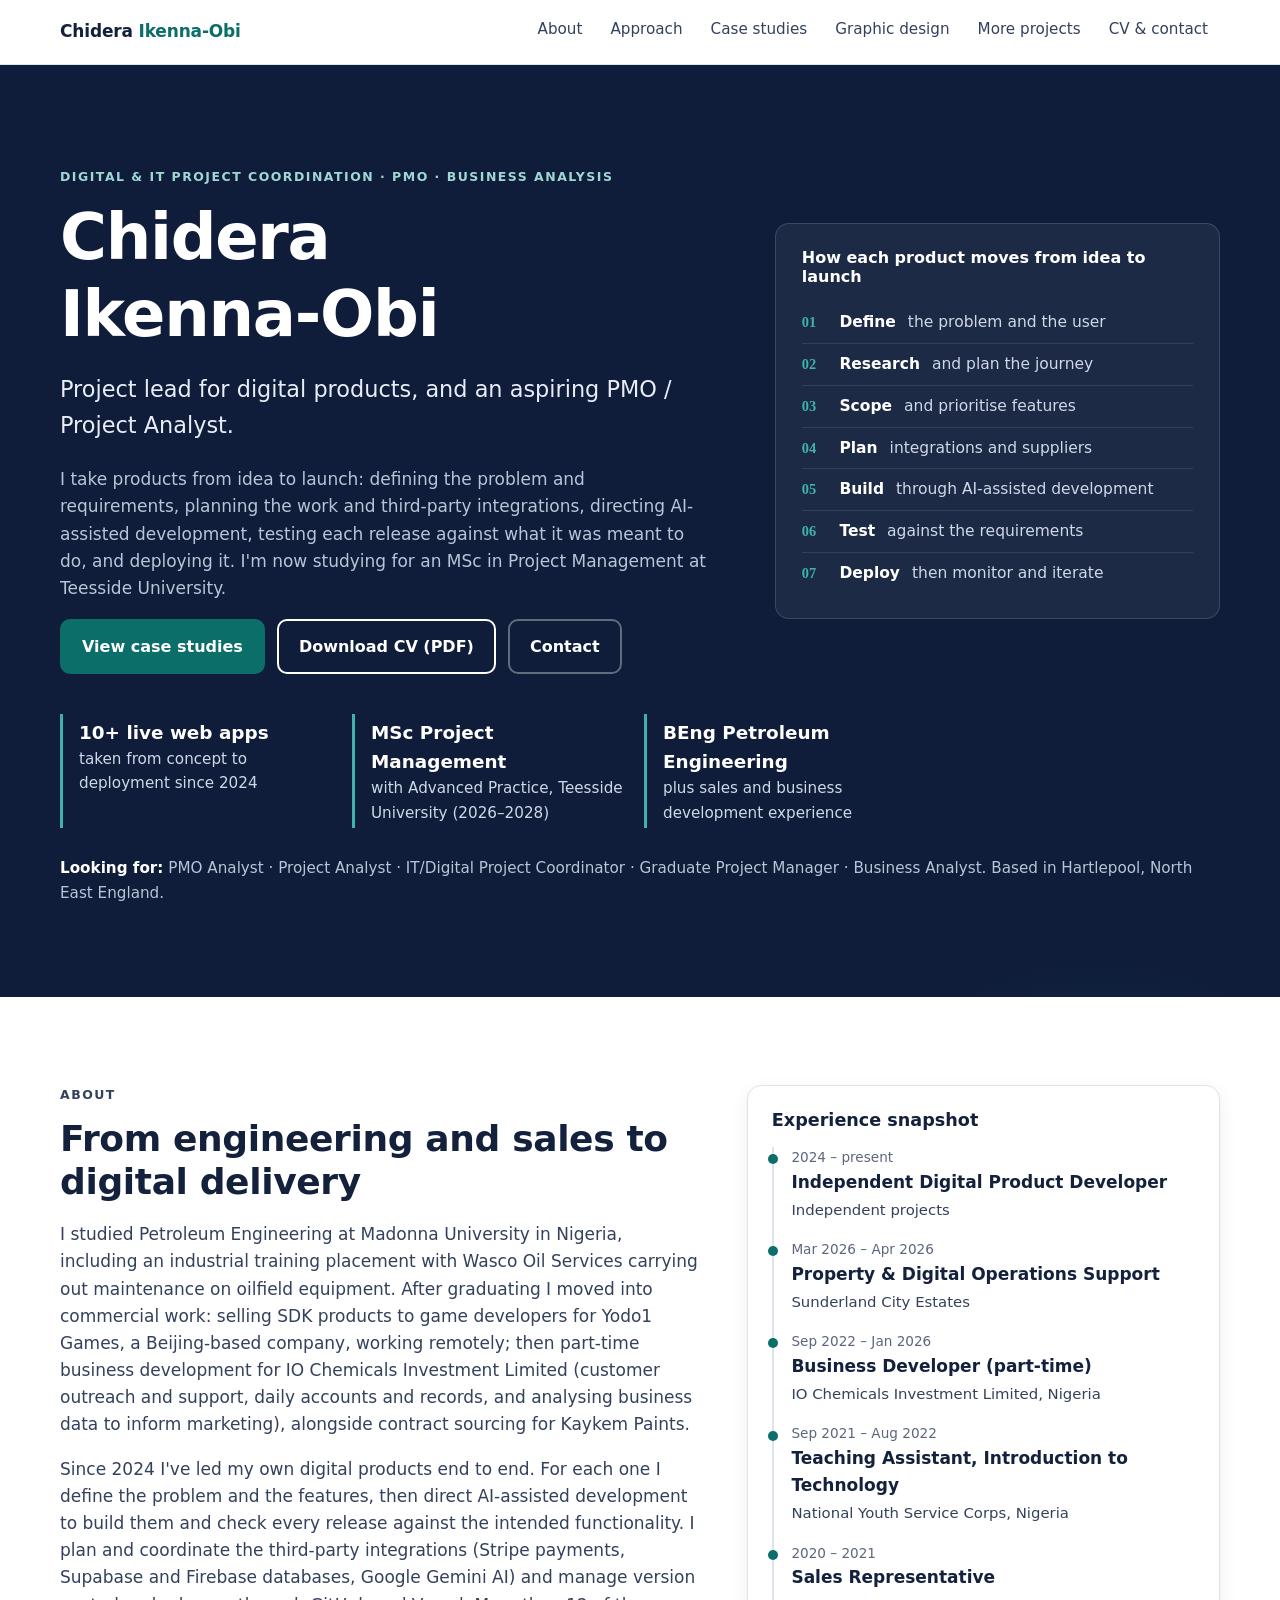
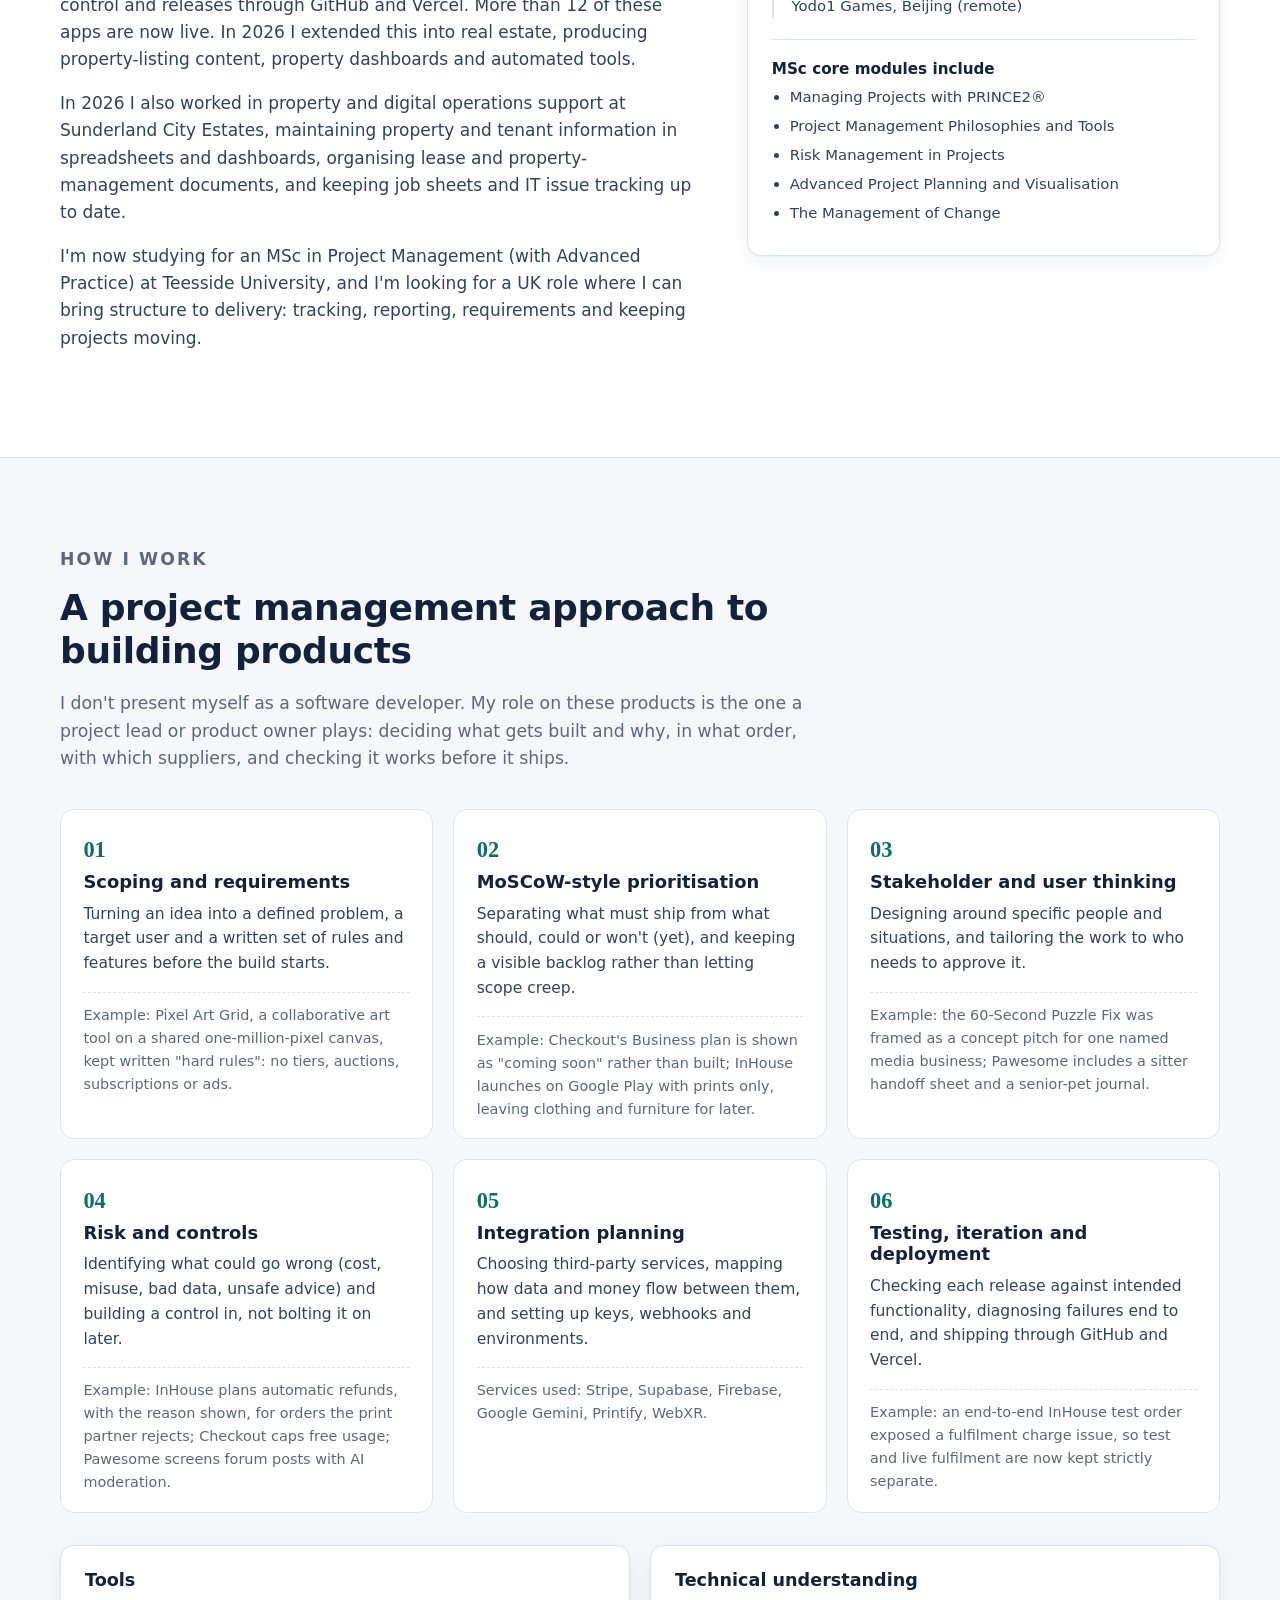
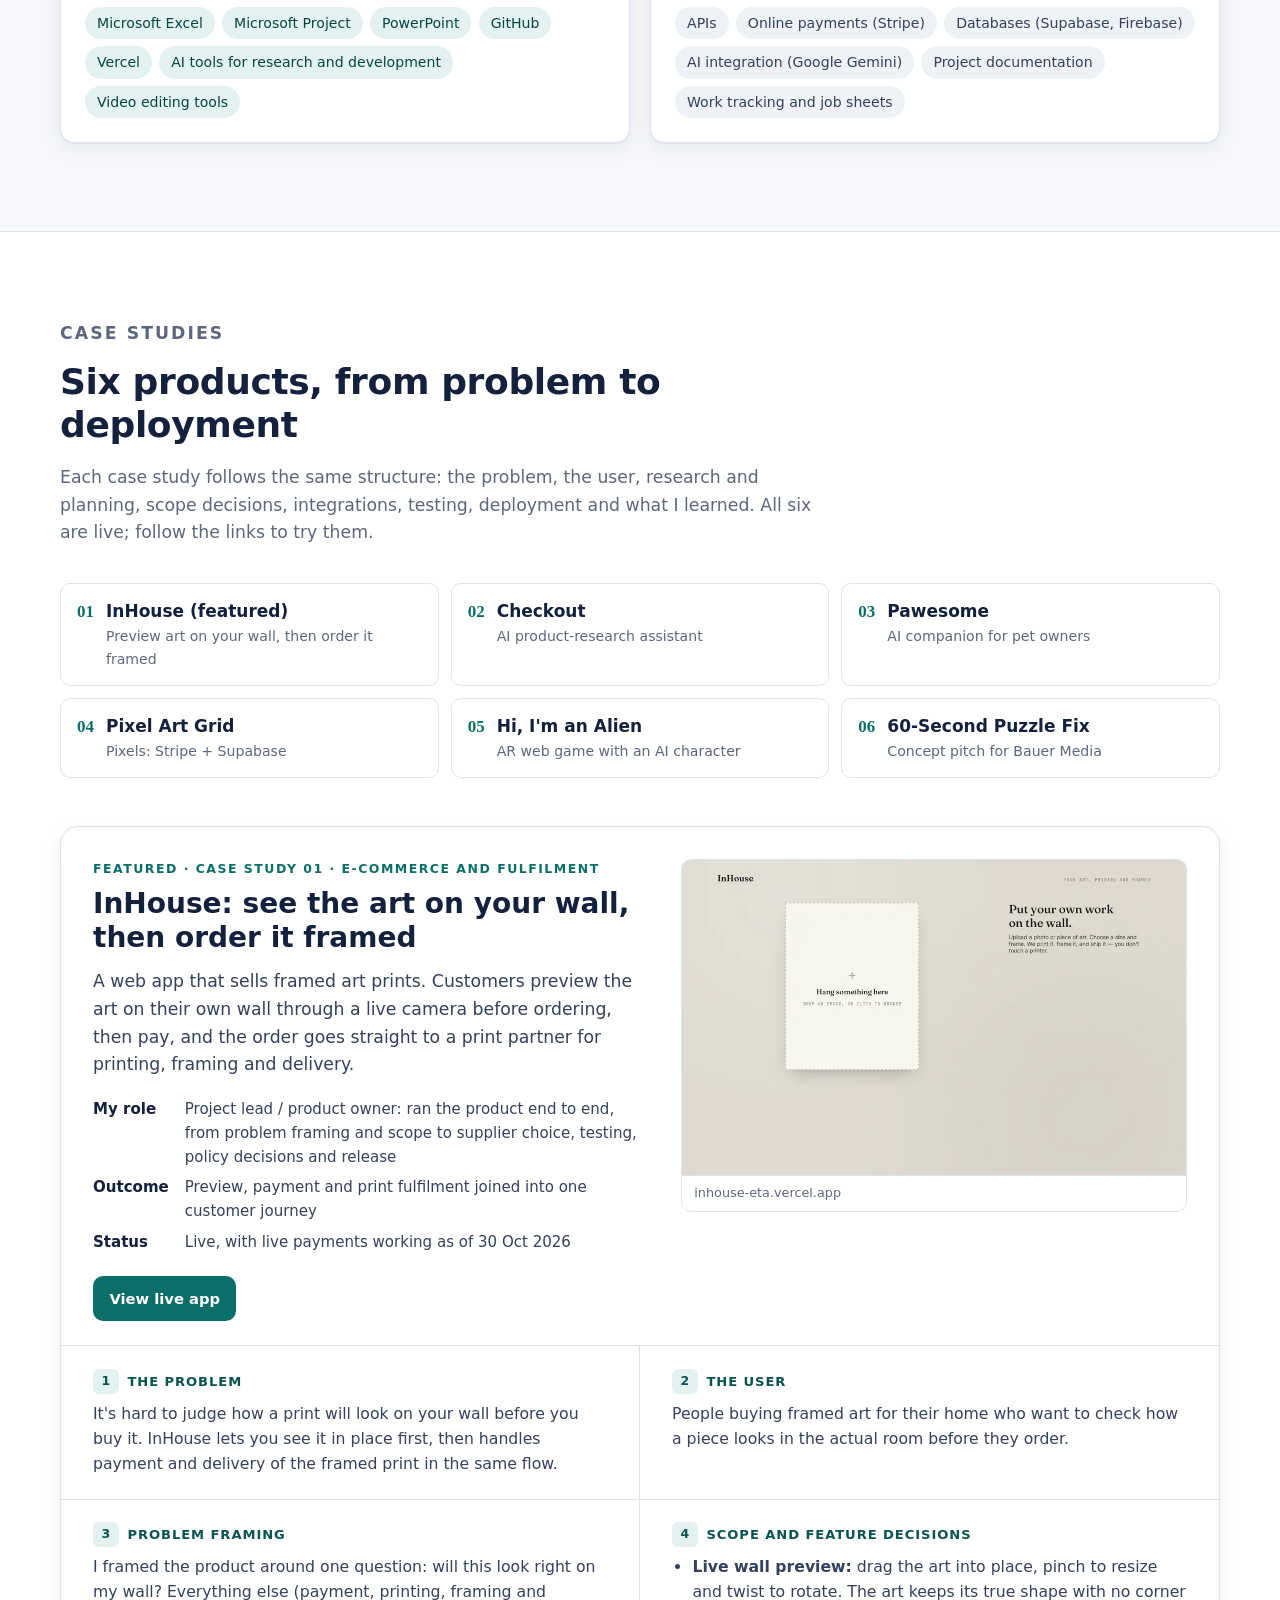
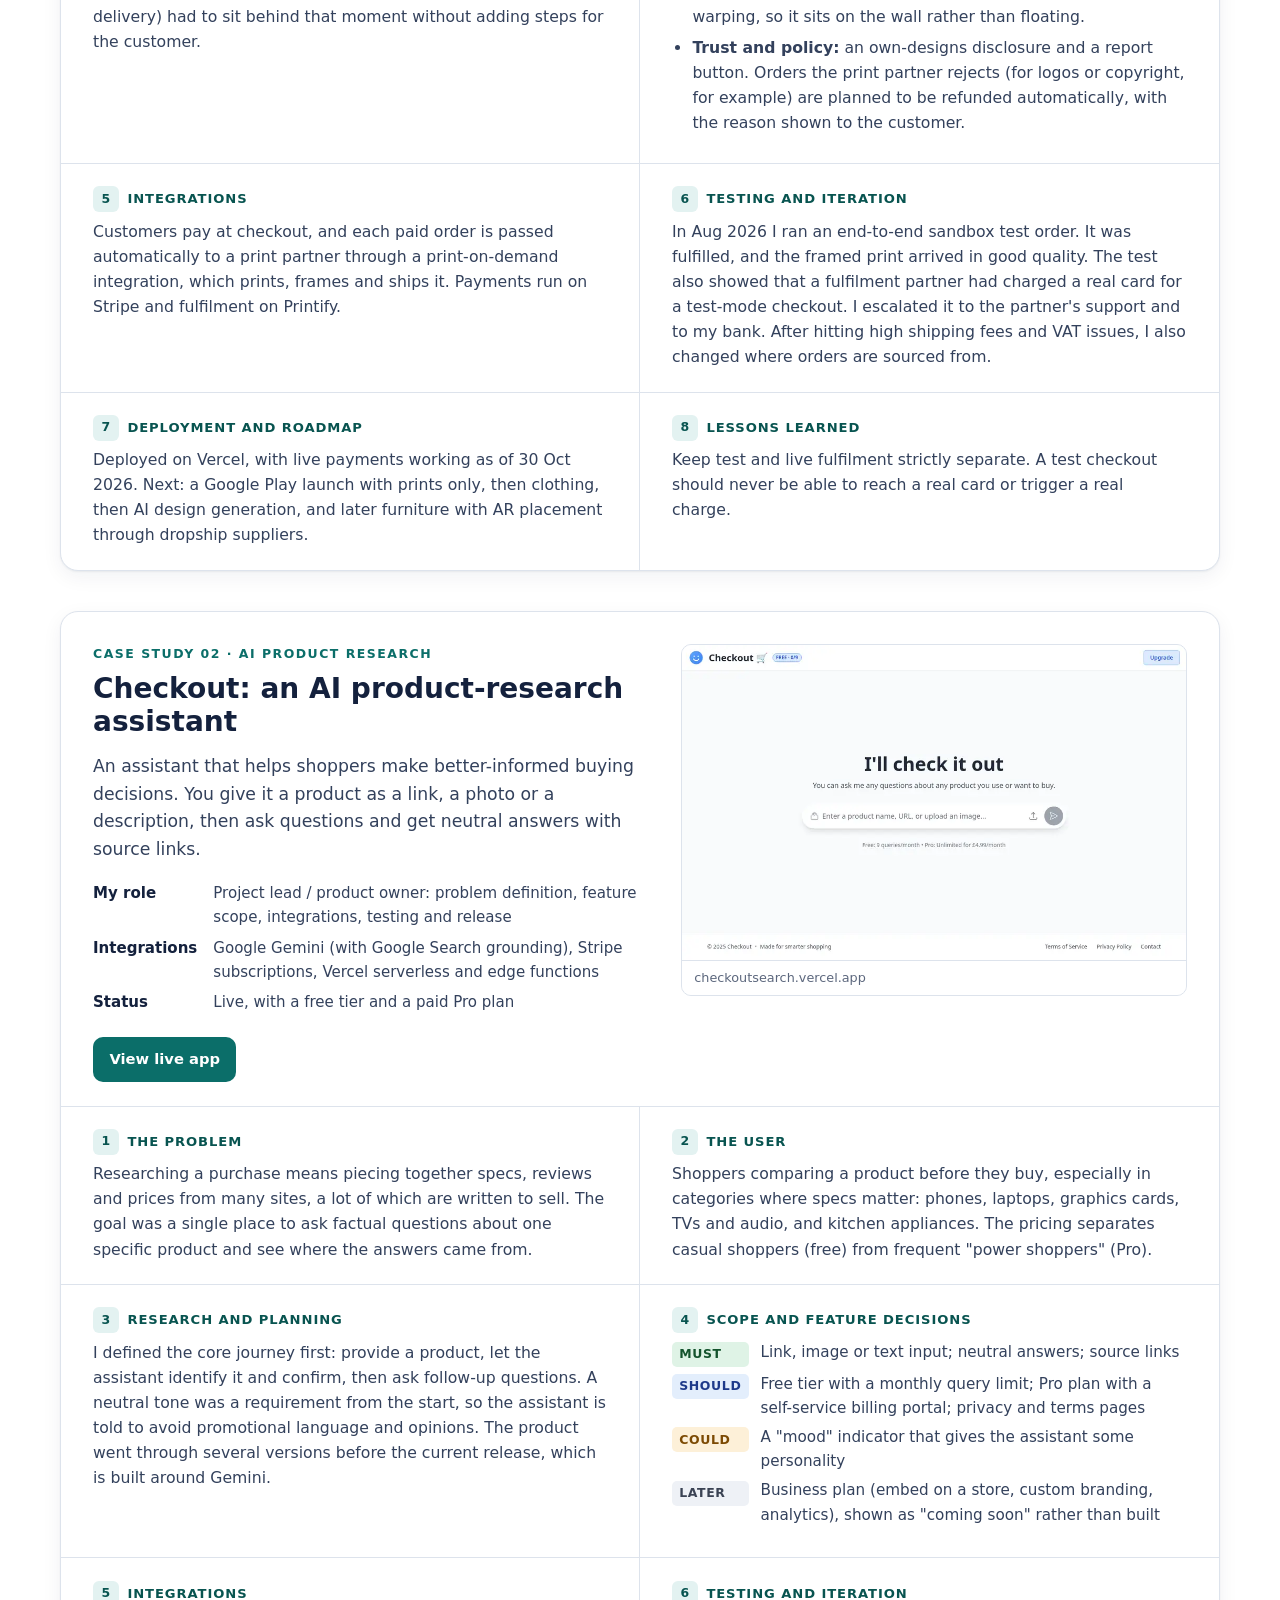
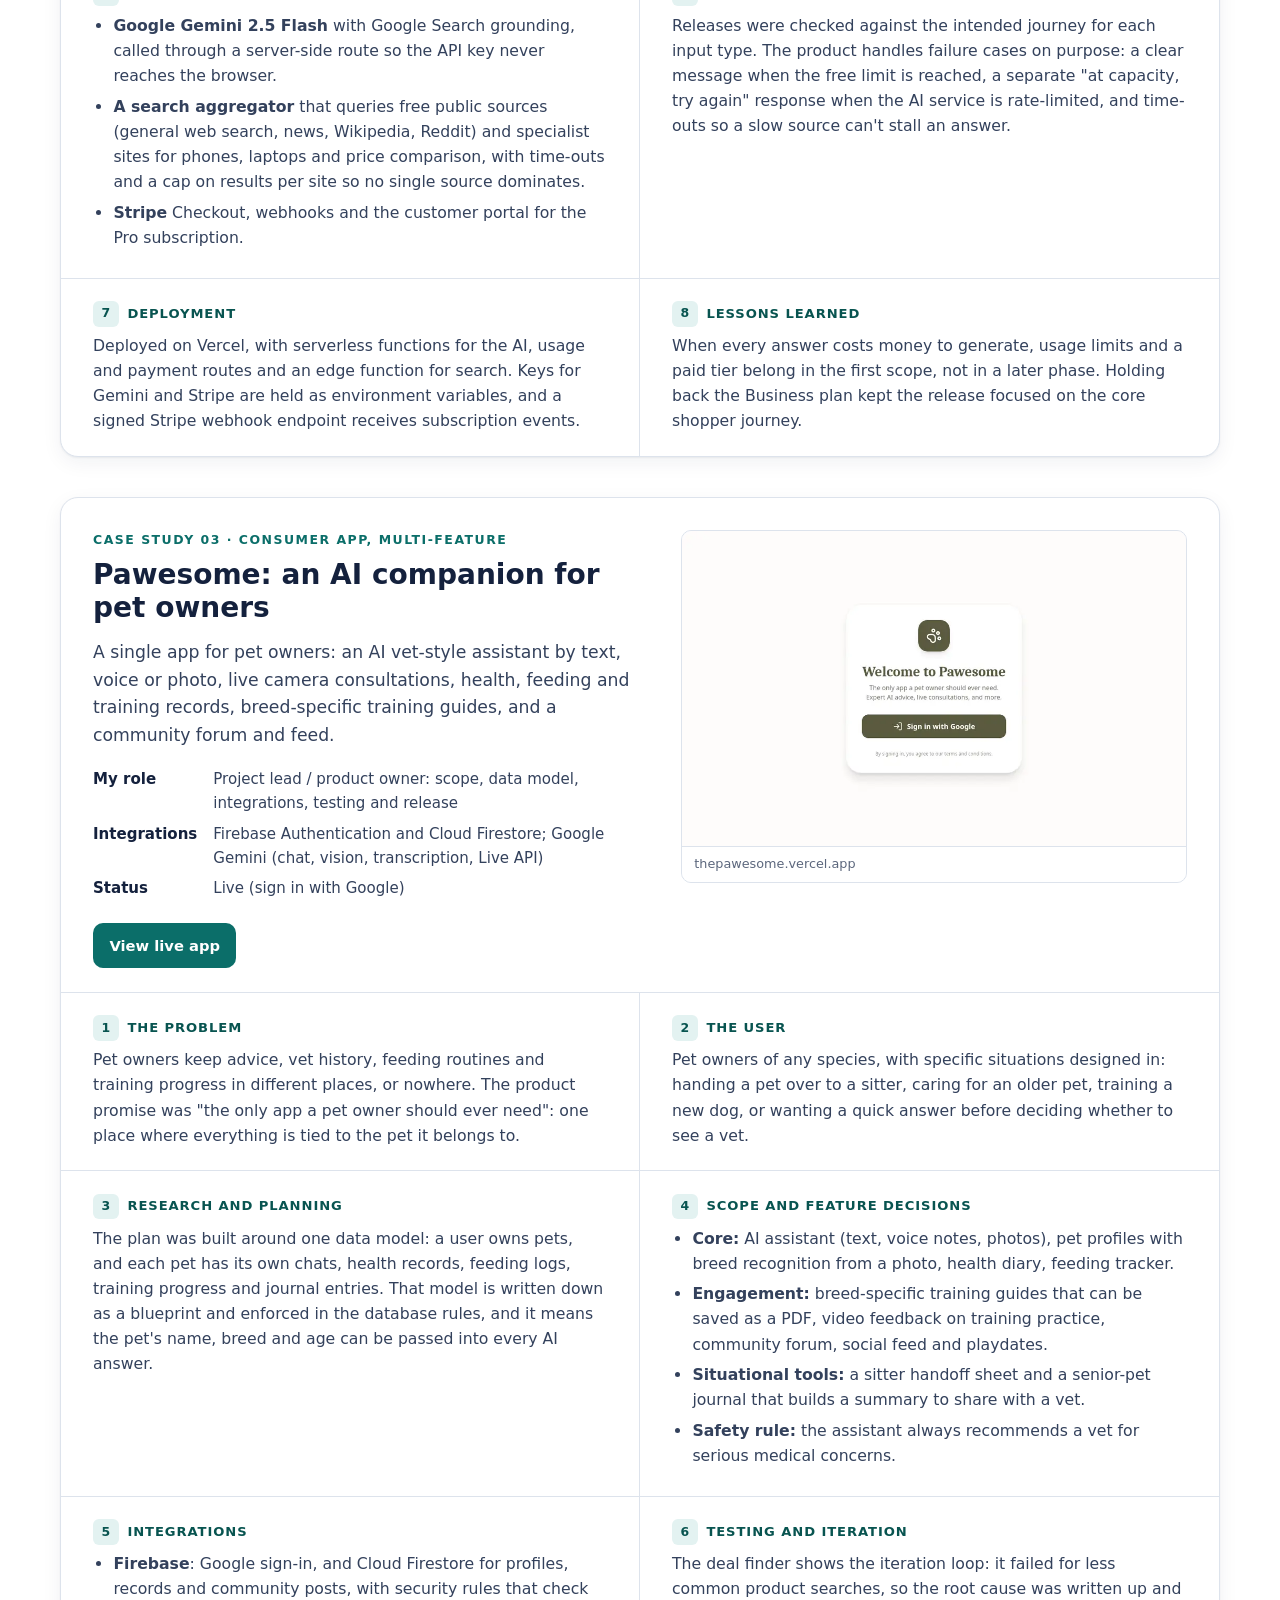
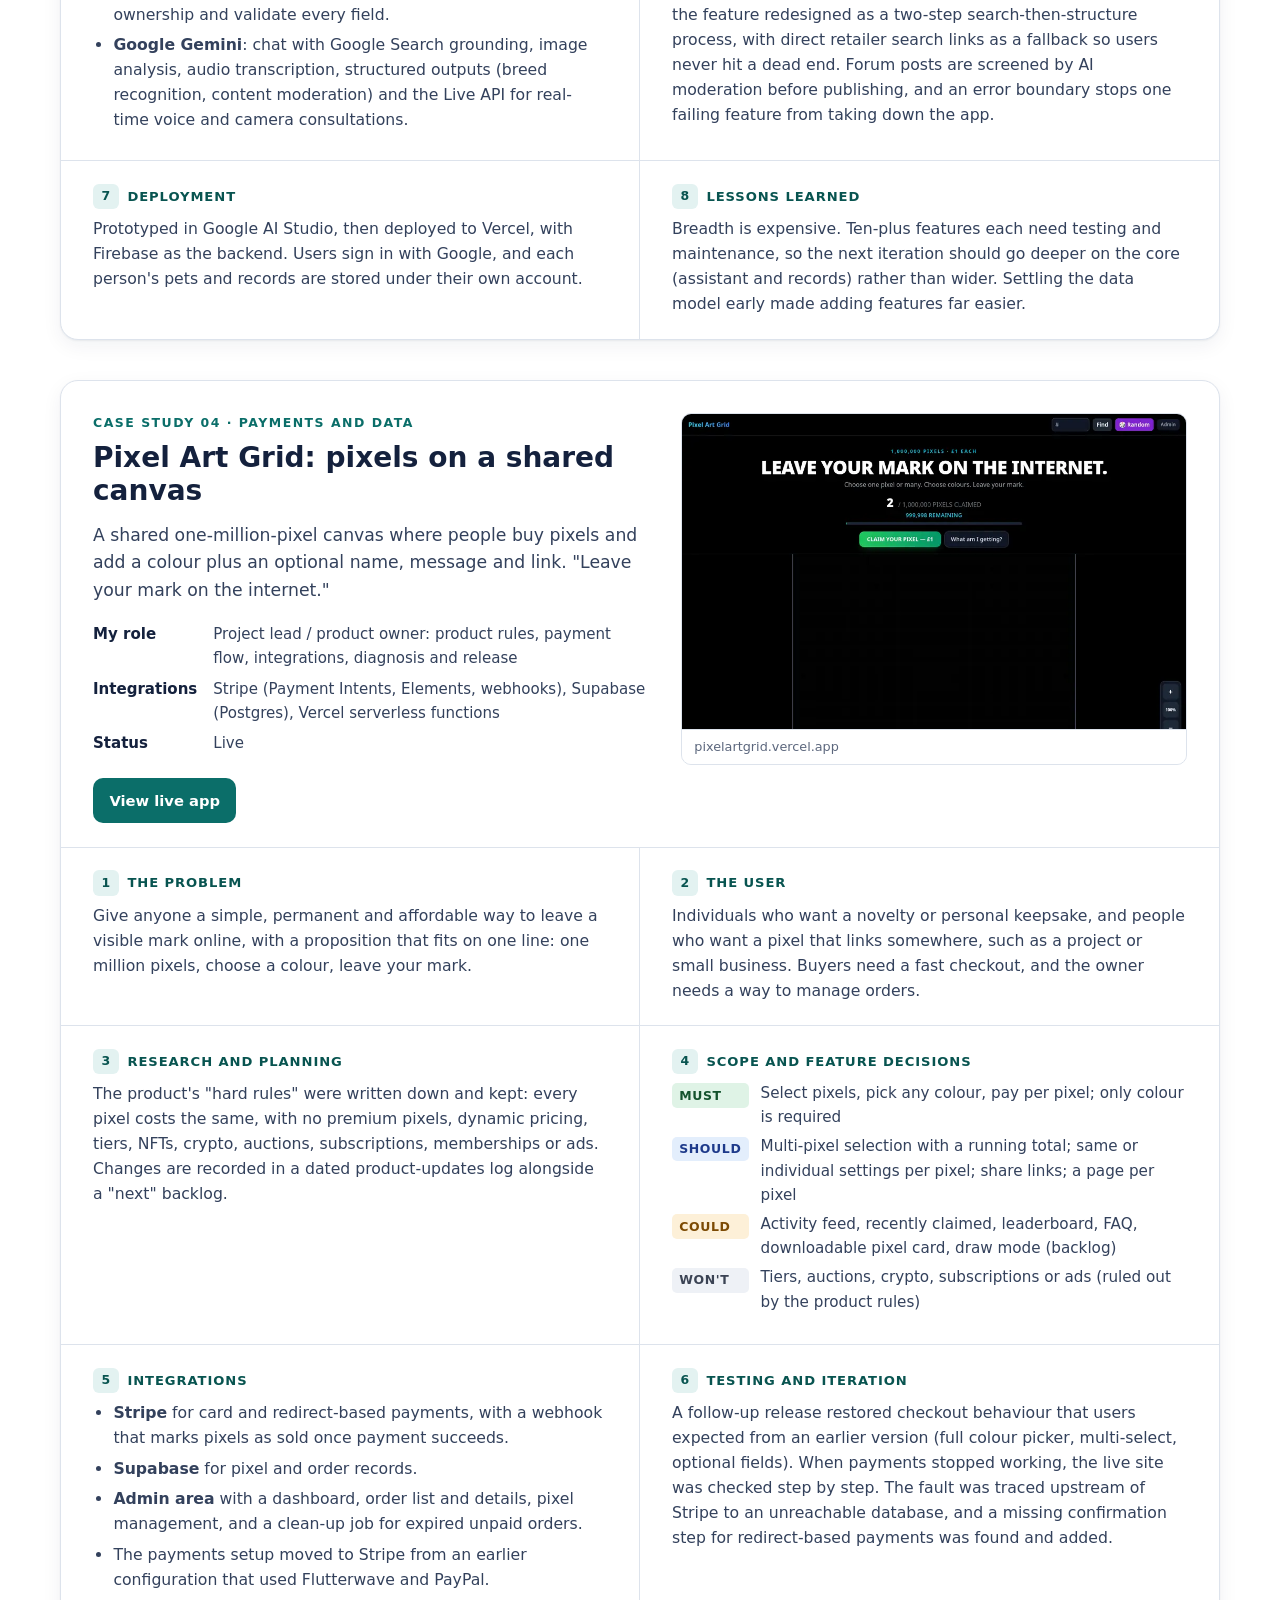
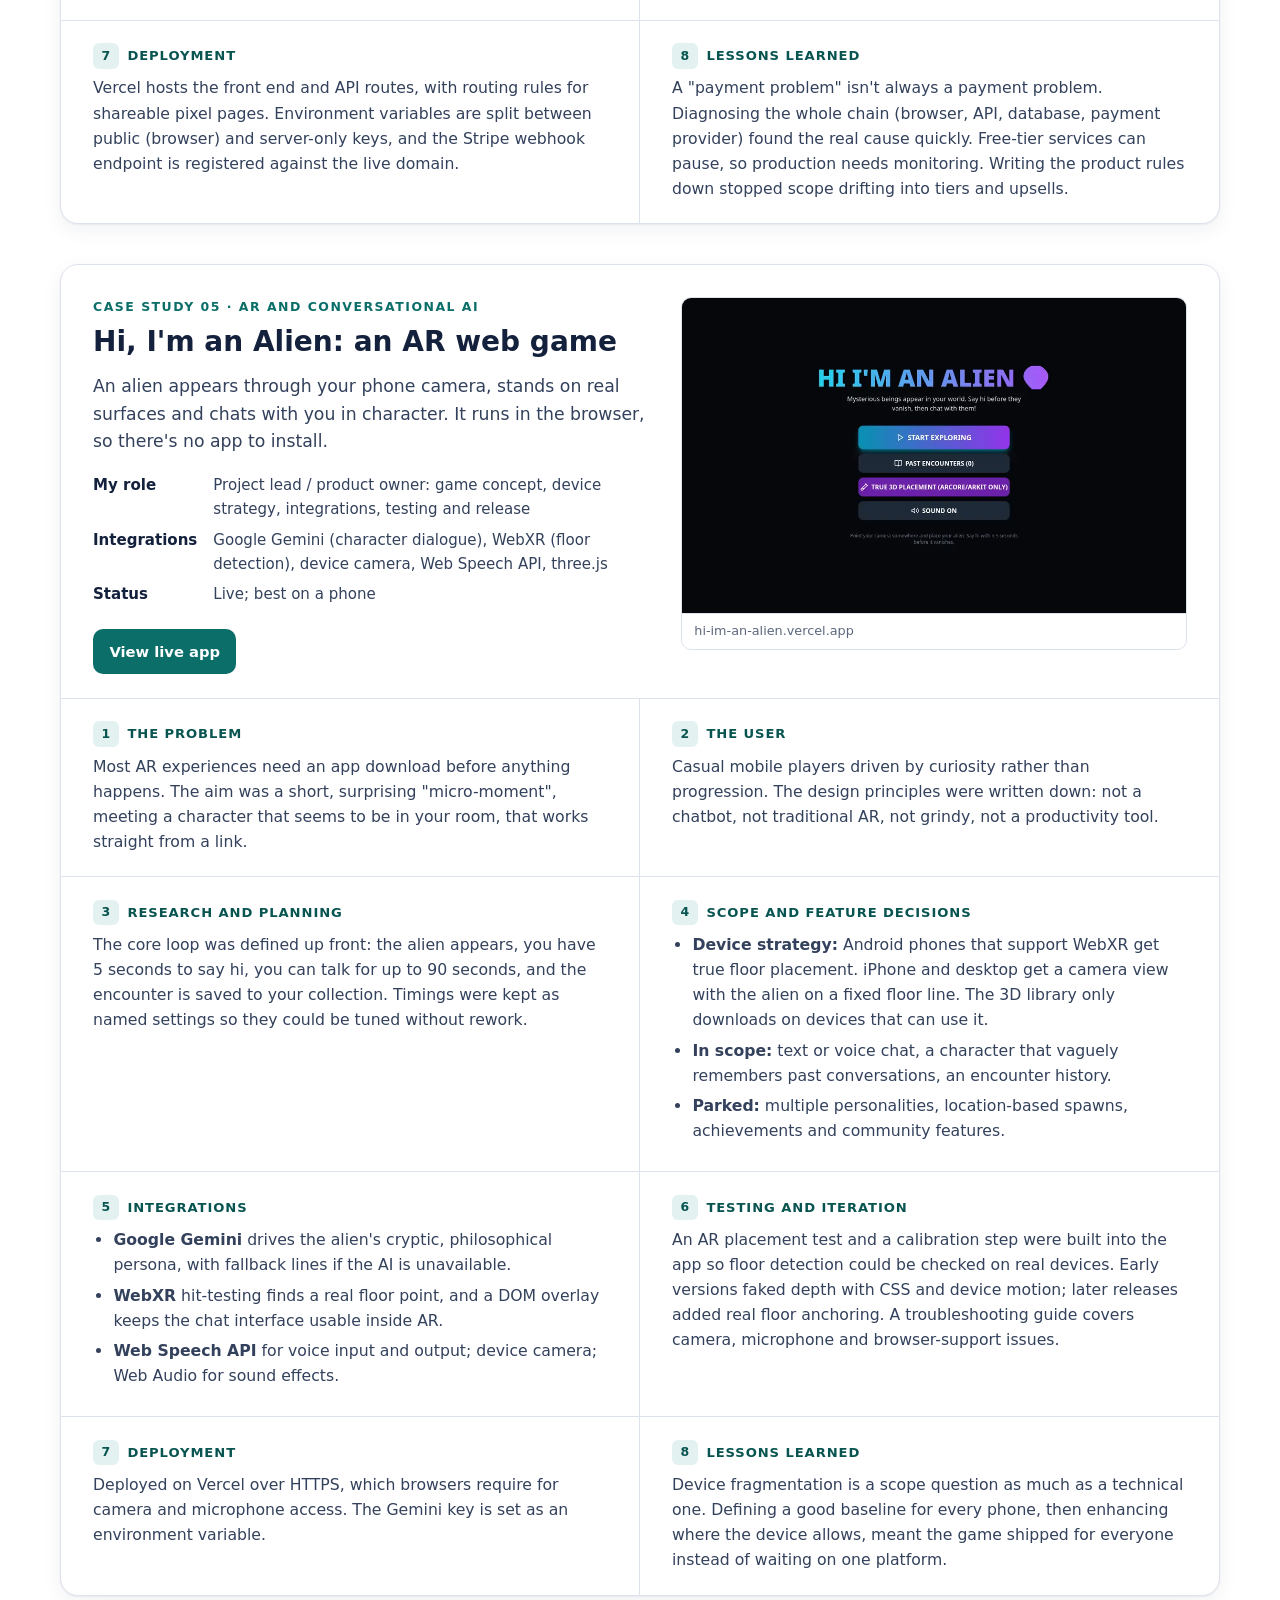
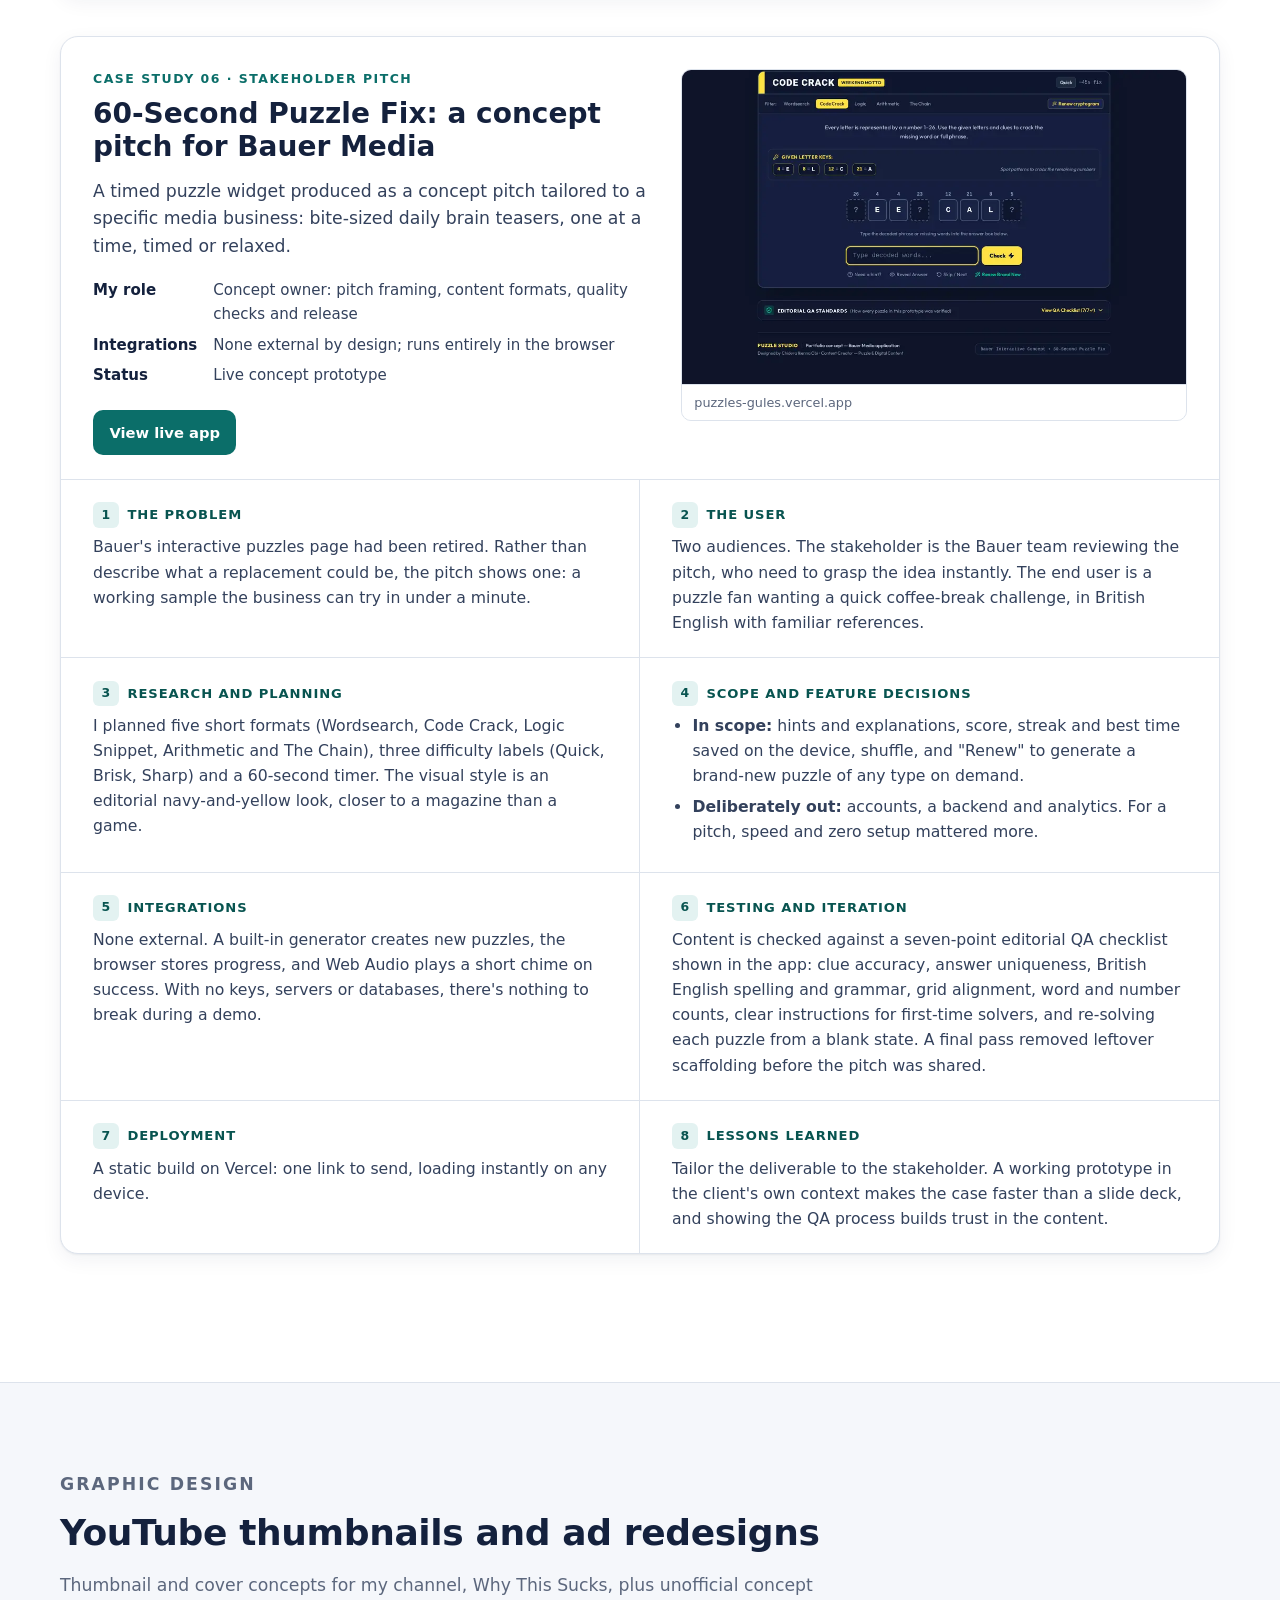
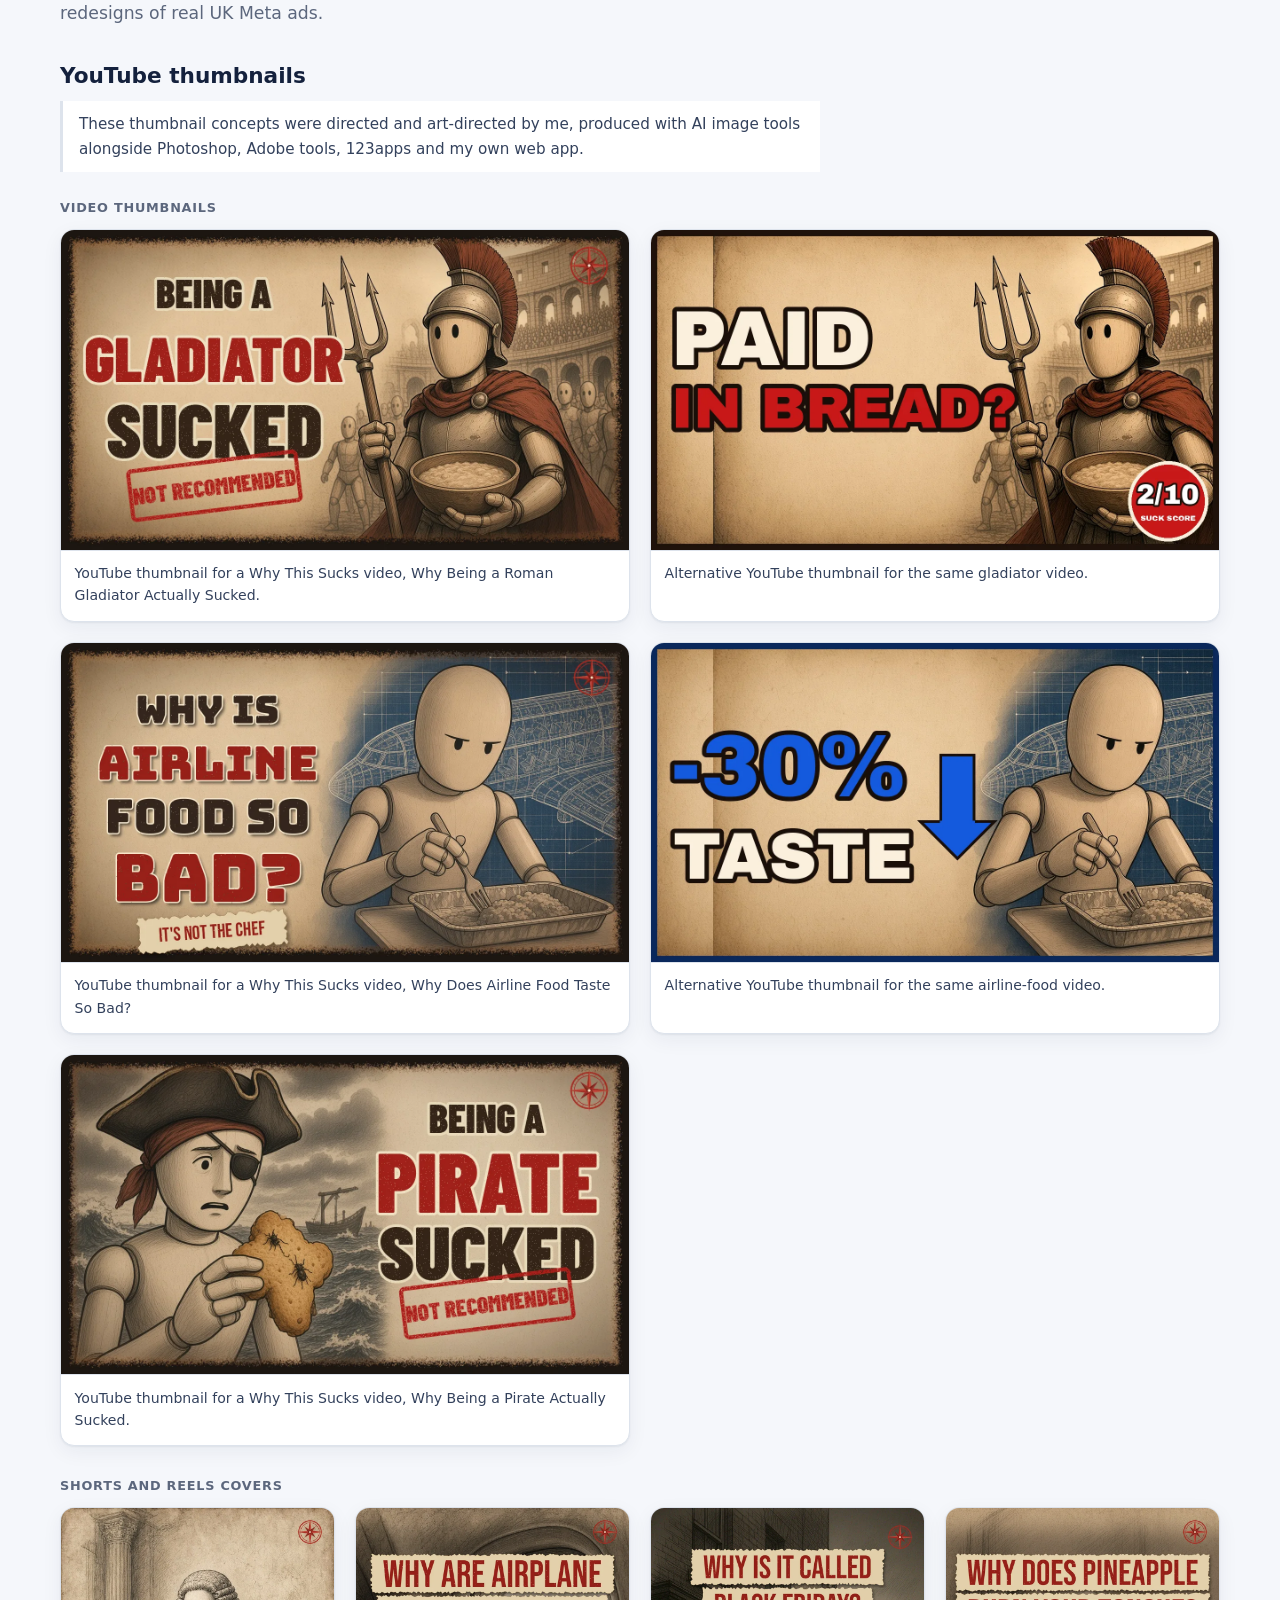
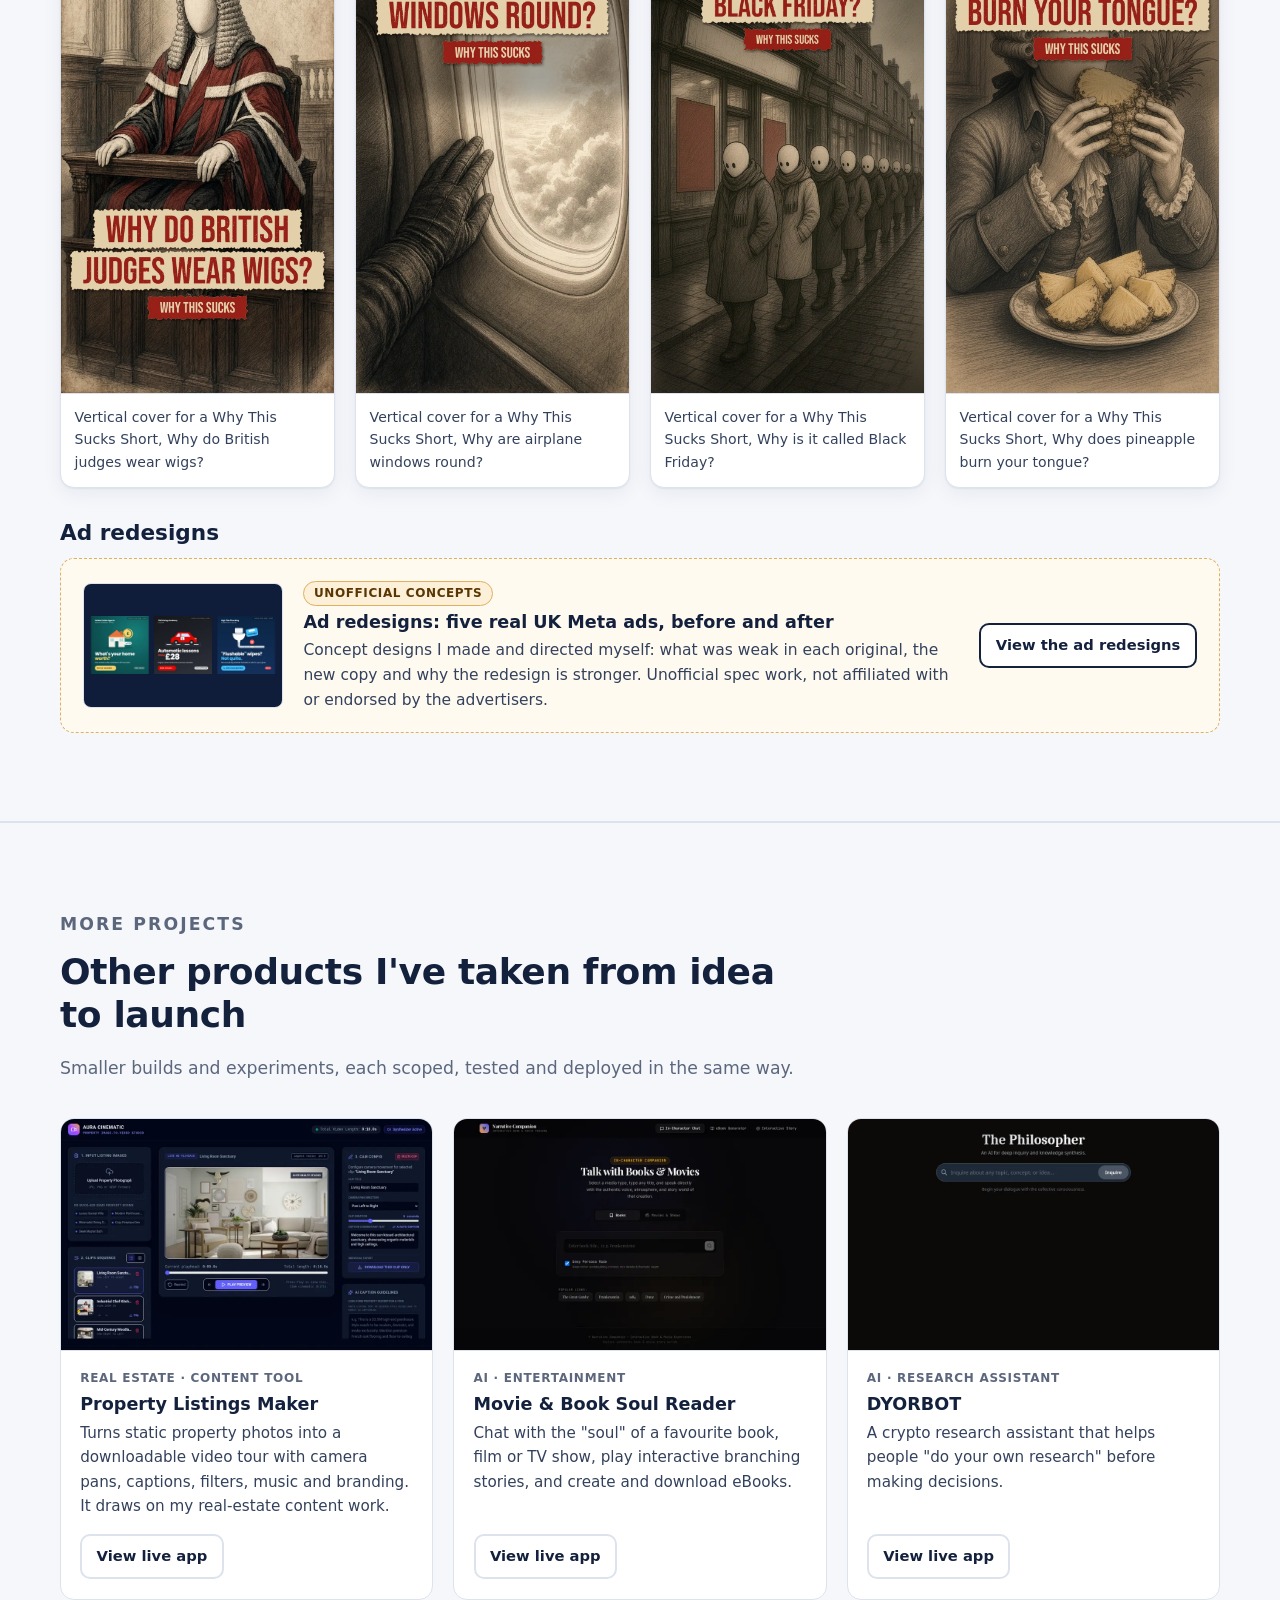
<file: index.html>
<!doctype html>
<html lang="en-GB">
<head>
  <meta charset="utf-8">
  <meta name="viewport" content="width=device-width, initial-scale=1">
  <title>Chidera Ikenna-Obi | Project lead for digital products</title>
  <meta name="description" content="Portfolio of Chidera Ikenna-Obi: MSc Project Management student at Teesside University and project lead for 10+ live web apps, seeking PMO, project analyst and digital project coordination roles in the UK.">
  <meta name="author" content="Chidera Ikenna-Obi">
  <meta property="og:title" content="Chidera Ikenna-Obi | Project lead for digital products">
  <meta property="og:description" content="Case studies in scoping, planning, integrating, testing and shipping digital products. MSc Project Management, Teesside University.">
  <meta property="og:type" content="website">
  <meta name="theme-color" content="#0f1d3a">
  <link rel="icon" href="assets/favicon.svg" type="image/svg+xml">
  <link rel="stylesheet" href="assets/css/styles.css">
</head>
<body>
  <a class="skip-link" href="#main">Skip to main content</a>

  <header class="site-header">
    <div class="container">
      <a class="brand" href="#top">Chidera <span>Ikenna-Obi</span></a>
      <nav class="site-nav" aria-label="Main">
        <ul>
          <li><a href="#about">About</a></li>
          <li><a href="#approach">Approach</a></li>
          <li><a href="#case-studies"><span class="lg">Case studies</span><span class="sm">Work</span></a></li>
          <li><a href="#graphic-design"><span class="lg">Graphic design</span><span class="sm">Design</span></a></li>
          <li><a href="#more-projects"><span class="lg">More projects</span><span class="sm">Projects</span></a></li>
          <li><a href="#contact"><span class="lg">CV &amp; contact</span><span class="sm">Contact</span></a></li>
        </ul>
      </nav>
    </div>
  </header>

  <main id="main">
    <!-- ============================== HERO ============================== -->
    <section class="hero" id="top" aria-labelledby="hero-title">
      <div class="container">
        <div class="hero-grid">
        <div>
        <p class="eyebrow">Digital &amp; IT project coordination · PMO · Business analysis</p>
        <h1 id="hero-title">Chidera <span class="nowrap">Ikenna-Obi</span></h1>
        <p class="lede">Project lead for digital products, and an aspiring PMO / Project Analyst.</p>
        <p class="sub">I take products from idea to launch: defining the problem and requirements, planning the work and third-party integrations, directing AI-assisted development, testing each release against what it was meant to do, and deploying it. I'm now studying for an MSc in Project Management at Teesside University.</p>
        <div class="btn-row">
          <a class="btn btn-primary" href="#case-studies">View case studies</a>
          <a class="btn btn-secondary" href="assets/Chidera_Ikenna-Obi_CV.pdf" download>Download CV (PDF)</a>
          <a class="btn btn-ghost" href="#contact">Contact</a>
        </div>
        </div>
        <aside class="process" aria-labelledby="process-title">
          <h2 id="process-title">How each product moves from idea to launch</h2>
          <ol>
            <li><span>Define</span> the problem and the user</li>
            <li><span>Research</span> and plan the journey</li>
            <li><span>Scope</span> and prioritise features</li>
            <li><span>Plan</span> integrations and suppliers</li>
            <li><span>Build</span> through AI-assisted development</li>
            <li><span>Test</span> against the requirements</li>
            <li><span>Deploy</span> then monitor and iterate</li>
          </ol>
        </aside>
        </div>
        <ul class="hero-facts">
          <li><strong>10+ live web apps</strong>taken from concept to deployment since 2024</li>
          <li><strong>MSc Project Management</strong>with Advanced Practice, Teesside University (2026–2028)</li>
          <li><strong>BEng Petroleum Engineering</strong>plus sales and business development experience</li>
        </ul>
        <p class="targets"><strong>Looking for:</strong> PMO Analyst · Project Analyst · IT/Digital Project Coordinator · Graduate Project Manager · Business Analyst. Based in Hartlepool, North East England.</p>
      </div>
    </section>

    <!-- ============================== ABOUT ============================== -->
    <section class="section" id="about" aria-labelledby="about-title">
      <div class="container about-grid">
        <div class="about-copy">
          <p class="eyebrow">About</p>
          <h2 id="about-title">From engineering and sales to digital delivery</h2>
          <p>I studied Petroleum Engineering at Madonna University in Nigeria, including an industrial training placement with Wasco Oil Services carrying out maintenance on oilfield equipment. After graduating I moved into commercial work: selling SDK products to game developers for Yodo1 Games, a Beijing-based company, working remotely; then part-time business development for IO Chemicals Investment Limited (customer outreach and support, daily accounts and records, and analysing business data to inform marketing), alongside contract sourcing for Kaykem Paints.</p>
          <p>Since 2024 I've led my own digital products end to end. For each one I define the problem and the features, then direct AI-assisted development to build them and check every release against the intended functionality. I plan and coordinate the third-party integrations (Stripe payments, Supabase and Firebase databases, Google Gemini AI) and manage version control and releases through GitHub and Vercel. More than 12 of these apps are now live. In 2026 I extended this into real estate, producing property-listing content, property dashboards and automated tools.</p>
          <p>In 2026 I also worked in property and digital operations support at Sunderland City Estates, maintaining property and tenant information in spreadsheets and dashboards, organising lease and property-management documents, and keeping job sheets and IT issue tracking up to date.</p>
          <p>I'm now studying for an MSc in Project Management (with Advanced Practice) at Teesside University, and I'm looking for a UK role where I can bring structure to delivery: tracking, reporting, requirements and keeping projects moving.</p>
        </div>
        <aside class="panel" aria-labelledby="exp-title">
          <h3 id="exp-title">Experience snapshot</h3>
          <ol class="timeline">
            <li><span class="when">2024 – present</span><span class="what">Independent Digital Product Developer</span><span class="where">Independent projects</span></li>
            <li><span class="when">Mar 2026 – Apr 2026</span><span class="what">Property &amp; Digital Operations Support</span><span class="where">Sunderland City Estates</span></li>
            <li><span class="when">Sep 2022 – Jan 2026</span><span class="what">Business Developer (part-time)</span><span class="where">IO Chemicals Investment Limited, Nigeria</span></li>
            <li><span class="when">Sep 2021 – Aug 2022</span><span class="what">Teaching Assistant, Introduction to Technology</span><span class="where">National Youth Service Corps, Nigeria</span></li>
            <li><span class="when">2020 – 2021</span><span class="what">Sales Representative</span><span class="where">Yodo1 Games, Beijing (remote)</span></li>
          </ol>
          <div class="modules">
            <h4>MSc core modules include</h4>
            <ul>
              <li>Managing Projects with PRINCE2®</li>
              <li>Project Management Philosophies and Tools</li>
              <li>Risk Management in Projects</li>
              <li>Advanced Project Planning and Visualisation</li>
              <li>The Management of Change</li>
            </ul>
          </div>
        </aside>
      </div>
    </section>

    <!-- ============================== APPROACH ============================== -->
    <section class="section section-alt" id="approach" aria-labelledby="approach-title">
      <div class="container">
        <div class="section-head">
          <p class="eyebrow">How I work</p>
          <h2 id="approach-title">A project management approach to building products</h2>
          <p>I don't present myself as a software developer. My role on these products is the one a project lead or product owner plays: deciding what gets built and why, in what order, with which suppliers, and checking it works before it ships.</p>
        </div>
        <div class="approach-grid">
          <article class="approach-card">
            <span class="num" aria-hidden="true">01</span>
            <h3>Scoping and requirements</h3>
            <p>Turning an idea into a defined problem, a target user and a written set of rules and features before the build starts.</p>
            <p class="evidence">Example: Pixel Art Grid, a collaborative art tool on a shared one-million-pixel canvas, kept written "hard rules": no tiers, auctions, subscriptions or ads.</p>
          </article>
          <article class="approach-card">
            <span class="num" aria-hidden="true">02</span>
            <h3>MoSCoW-style prioritisation</h3>
            <p>Separating what must ship from what should, could or won't (yet), and keeping a visible backlog rather than letting scope creep.</p>
            <p class="evidence">Example: Checkout's Business plan is shown as "coming soon" rather than built; InHouse launches on Google Play with prints only, leaving clothing and furniture for later.</p>
          </article>
          <article class="approach-card">
            <span class="num" aria-hidden="true">03</span>
            <h3>Stakeholder and user thinking</h3>
            <p>Designing around specific people and situations, and tailoring the work to who needs to approve it.</p>
            <p class="evidence">Example: the 60-Second Puzzle Fix was framed as a concept pitch for one named media business; Pawesome includes a sitter handoff sheet and a senior-pet journal.</p>
          </article>
          <article class="approach-card">
            <span class="num" aria-hidden="true">04</span>
            <h3>Risk and controls</h3>
            <p>Identifying what could go wrong (cost, misuse, bad data, unsafe advice) and building a control in, not bolting it on later.</p>
            <p class="evidence">Example: InHouse plans automatic refunds, with the reason shown, for orders the print partner rejects; Checkout caps free usage; Pawesome screens forum posts with AI moderation.</p>
          </article>
          <article class="approach-card">
            <span class="num" aria-hidden="true">05</span>
            <h3>Integration planning</h3>
            <p>Choosing third-party services, mapping how data and money flow between them, and setting up keys, webhooks and environments.</p>
            <p class="evidence">Services used: Stripe, Supabase, Firebase, Google Gemini, Printify, WebXR.</p>
          </article>
          <article class="approach-card">
            <span class="num" aria-hidden="true">06</span>
            <h3>Testing, iteration and deployment</h3>
            <p>Checking each release against intended functionality, diagnosing failures end to end, and shipping through GitHub and Vercel.</p>
            <p class="evidence">Example: an end-to-end InHouse test order exposed a fulfilment charge issue, so test and live fulfilment are now kept strictly separate.</p>
          </article>
        </div>
        <div class="tools">
          <div class="panel">
            <h3>Tools</h3>
            <ul class="chips">
              <li>Microsoft Excel</li><li>Microsoft Project</li><li>PowerPoint</li><li>GitHub</li><li>Vercel</li><li>AI tools for research and development</li><li>Video editing tools</li>
            </ul>
          </div>
          <div class="panel">
            <h3>Technical understanding</h3>
            <ul class="chips neutral">
              <li>APIs</li><li>Online payments (Stripe)</li><li>Databases (Supabase, Firebase)</li><li>AI integration (Google Gemini)</li><li>Project documentation</li><li>Work tracking and job sheets</li>
            </ul>
          </div>
        </div>
      </div>
    </section>

    <!-- ============================== CASE STUDIES ============================== -->
    <section class="section" id="case-studies" aria-labelledby="cs-title">
      <div class="container">
        <div class="section-head">
          <p class="eyebrow">Case studies</p>
          <h2 id="cs-title">Six products, from problem to deployment</h2>
          <p>Each case study follows the same structure: the problem, the user, research and planning, scope decisions, integrations, testing, deployment and what I learned. All six are live; follow the links to try them.</p>
        </div>

        <ol class="case-index">
          <li><a href="#cs-inhouse"><span class="n">01</span><span><span class="t">InHouse (featured)</span><span class="d">Preview art on your wall, then order it framed</span></span></a></li>
          <li><a href="#cs-checkout"><span class="n">02</span><span><span class="t">Checkout</span><span class="d">AI product-research assistant</span></span></a></li>
          <li><a href="#cs-pawesome"><span class="n">03</span><span><span class="t">Pawesome</span><span class="d">AI companion for pet owners</span></span></a></li>
          <li><a href="#cs-pixelartgrid"><span class="n">04</span><span><span class="t">Pixel Art Grid</span><span class="d">Pixels: Stripe + Supabase</span></span></a></li>
          <li><a href="#cs-alien"><span class="n">05</span><span><span class="t">Hi, I'm an Alien</span><span class="d">AR web game with an AI character</span></span></a></li>
          <li><a href="#cs-puzzlefix"><span class="n">06</span><span><span class="t">60-Second Puzzle Fix</span><span class="d">Concept pitch for Bauer Media</span></span></a></li>
        </ol>

        <!-- ---------- 01 INHOUSE (featured) ---------- -->
        <article class="case" id="cs-inhouse" aria-labelledby="cs-inhouse-title">
          <div class="case-head">
            <div>
              <p class="eyebrow">Featured · Case study 01 · E-commerce and fulfilment</p>
              <h3 id="cs-inhouse-title">InHouse: see the art on your wall, then order it framed</h3>
              <p class="lede">A web app that sells framed art prints. Customers preview the art on their own wall through a live camera before ordering, then pay, and the order goes straight to a print partner for printing, framing and delivery.</p>
              <dl class="facts">
                <dt>My role</dt><dd>Project lead / product owner: ran the product end to end, from problem framing and scope to supplier choice, testing, policy decisions and release</dd>
                <dt>Outcome</dt><dd>Preview, payment and print fulfilment joined into one customer journey</dd>
                <dt>Status</dt><dd>Live, with live payments working as of 30 Oct 2026</dd>
              </dl>
              <div class="btn-row"><a class="btn btn-primary btn-sm" href="https://inhouse-eta.vercel.app" target="_blank" rel="noopener">View live app<span class="visually-hidden"> (InHouse, opens in a new tab)</span></a></div>
            </div>
            <figure class="case-figure">
              <img src="assets/img/inhouse.webp" width="960" height="600" loading="lazy" alt="InHouse landing page showing an empty frame labelled 'Hang something here' next to the headline 'Put your own work on the wall'.">
              <figcaption>inhouse-eta.vercel.app</figcaption>
            </figure>
          </div>
          <div class="case-body">
            <section class="case-sec">
              <h4><span class="i" aria-hidden="true">1</span>The problem</h4>
              <p>It's hard to judge how a print will look on your wall before you buy it. InHouse lets you see it in place first, then handles payment and delivery of the framed print in the same flow.</p>
            </section>
            <section class="case-sec">
              <h4><span class="i" aria-hidden="true">2</span>The user</h4>
              <p>People buying framed art for their home who want to check how a piece looks in the actual room before they order.</p>
            </section>
            <section class="case-sec">
              <h4><span class="i" aria-hidden="true">3</span>Problem framing</h4>
              <p>I framed the product around one question: will this look right on my wall? Everything else (payment, printing, framing and delivery) had to sit behind that moment without adding steps for the customer.</p>
            </section>
            <section class="case-sec">
              <h4><span class="i" aria-hidden="true">4</span>Scope and feature decisions</h4>
              <ul>
                <li><strong>Live wall preview:</strong> drag the art into place, pinch to resize and twist to rotate. The art keeps its true shape with no corner warping, so it sits on the wall rather than floating.</li>
                <li><strong>Trust and policy:</strong> an own-designs disclosure and a report button. Orders the print partner rejects (for logos or copyright, for example) are planned to be refunded automatically, with the reason shown to the customer.</li>
              </ul>
            </section>
            <section class="case-sec">
              <h4><span class="i" aria-hidden="true">5</span>Integrations</h4>
              <p>Customers pay at checkout, and each paid order is passed automatically to a print partner through a print-on-demand integration, which prints, frames and ships it. Payments run on Stripe and fulfilment on Printify.</p>
            </section>
            <section class="case-sec">
              <h4><span class="i" aria-hidden="true">6</span>Testing and iteration</h4>
              <p>In Aug 2026 I ran an end-to-end sandbox test order. It was fulfilled, and the framed print arrived in good quality. The test also showed that a fulfilment partner had charged a real card for a test-mode checkout. I escalated it to the partner's support and to my bank. After hitting high shipping fees and VAT issues, I also changed where orders are sourced from.</p>
            </section>
            <section class="case-sec">
              <h4><span class="i" aria-hidden="true">7</span>Deployment and roadmap</h4>
              <p>Deployed on Vercel, with live payments working as of 30 Oct 2026. Next: a Google Play launch with prints only, then clothing, then AI design generation, and later furniture with AR placement through dropship suppliers.</p>
            </section>
            <section class="case-sec">
              <h4><span class="i" aria-hidden="true">8</span>Lessons learned</h4>
              <p>Keep test and live fulfilment strictly separate. A test checkout should never be able to reach a real card or trigger a real charge.</p>
            </section>
          </div>
        </article>

        <!-- ---------- 02 CHECKOUT ---------- -->
        <article class="case" id="cs-checkout" aria-labelledby="cs-checkout-title">
          <div class="case-head">
            <div>
              <p class="eyebrow">Case study 02 · AI product research</p>
              <h3 id="cs-checkout-title">Checkout: an AI product-research assistant</h3>
              <p class="lede">An assistant that helps shoppers make better-informed buying decisions. You give it a product as a link, a photo or a description, then ask questions and get neutral answers with source links.</p>
              <dl class="facts">
                <dt>My role</dt><dd>Project lead / product owner: problem definition, feature scope, integrations, testing and release</dd>
                <dt>Integrations</dt><dd>Google Gemini (with Google Search grounding), Stripe subscriptions, Vercel serverless and edge functions</dd>
                <dt>Status</dt><dd>Live, with a free tier and a paid Pro plan</dd>
              </dl>
              <div class="btn-row"><a class="btn btn-primary btn-sm" href="https://checkoutsearch.vercel.app" target="_blank" rel="noopener">View live app<span class="visually-hidden"> (Checkout, opens in a new tab)</span></a></div>
            </div>
            <figure class="case-figure">
              <img src="assets/img/checkout.webp" width="960" height="600" loading="lazy" alt="Checkout home screen with the heading 'I'll check it out' and a single input for a product name, link or image.">
              <figcaption>checkoutsearch.vercel.app</figcaption>
            </figure>
          </div>
          <div class="case-body">
            <section class="case-sec">
              <h4><span class="i" aria-hidden="true">1</span>The problem</h4>
              <p>Researching a purchase means piecing together specs, reviews and prices from many sites, a lot of which are written to sell. The goal was a single place to ask factual questions about one specific product and see where the answers came from.</p>
            </section>
            <section class="case-sec">
              <h4><span class="i" aria-hidden="true">2</span>The user</h4>
              <p>Shoppers comparing a product before they buy, especially in categories where specs matter: phones, laptops, graphics cards, TVs and audio, and kitchen appliances. The pricing separates casual shoppers (free) from frequent "power shoppers" (Pro).</p>
            </section>
            <section class="case-sec">
              <h4><span class="i" aria-hidden="true">3</span>Research and planning</h4>
              <!-- C01, C02 -->
              <p>I defined the core journey first: provide a product, let the assistant identify it and confirm, then ask follow-up questions. A neutral tone was a requirement from the start, so the assistant is told to avoid promotional language and opinions. The product went through several versions before the current release, which is built around Gemini.</p>
            </section>
            <section class="case-sec">
              <h4><span class="i" aria-hidden="true">4</span>Scope and feature decisions</h4>
              <dl class="moscow">
                <dt class="m">Must</dt><dd>Link, image or text input; neutral answers; source links</dd>
                <dt class="s">Should</dt><dd>Free tier with a monthly query limit; Pro plan with a self-service billing portal; privacy and terms pages</dd>
                <dt class="c">Could</dt><dd>A "mood" indicator that gives the assistant some personality</dd>
                <dt class="w">Later</dt><dd>Business plan (embed on a store, custom branding, analytics), shown as "coming soon" rather than built</dd>
              </dl>
            </section>
            <section class="case-sec">
              <h4><span class="i" aria-hidden="true">5</span>Integrations</h4>
              <ul>
                <li><strong>Google Gemini 2.5 Flash</strong> with Google Search grounding, called through a server-side route so the API key never reaches the browser.</li>
                <li><strong>A search aggregator</strong> that queries free public sources (general web search, news, Wikipedia, Reddit) and specialist sites for phones, laptops and price comparison, with time-outs and a cap on results per site so no single source dominates.</li>
                <li><strong>Stripe</strong> Checkout, webhooks and the customer portal for the Pro subscription.</li>
              </ul>
            </section>
            <section class="case-sec">
              <h4><span class="i" aria-hidden="true">6</span>Testing and iteration</h4>
              <!-- C03 -->
              <p>Releases were checked against the intended journey for each input type. The product handles failure cases on purpose: a clear message when the free limit is reached, a separate "at capacity, try again" response when the AI service is rate-limited, and time-outs so a slow source can't stall an answer.</p>
            </section>
            <section class="case-sec">
              <h4><span class="i" aria-hidden="true">7</span>Deployment</h4>
              <p>Deployed on Vercel, with serverless functions for the AI, usage and payment routes and an edge function for search. Keys for Gemini and Stripe are held as environment variables, and a signed Stripe webhook endpoint receives subscription events.</p>
            </section>
            <section class="case-sec">
              <h4><span class="i" aria-hidden="true">8</span>Lessons learned</h4>
              <!-- C04 -->
              <p>When every answer costs money to generate, usage limits and a paid tier belong in the first scope, not in a later phase. Holding back the Business plan kept the release focused on the core shopper journey.</p>
            </section>
          </div>
        </article>

        <!-- ---------- 03 PAWESOME ---------- -->
        <article class="case" id="cs-pawesome" aria-labelledby="cs-pawesome-title">
          <div class="case-head">
            <div>
              <p class="eyebrow">Case study 03 · Consumer app, multi-feature</p>
              <h3 id="cs-pawesome-title">Pawesome: an AI companion for pet owners</h3>
              <p class="lede">A single app for pet owners: an AI vet-style assistant by text, voice or photo, live camera consultations, health, feeding and training records, breed-specific training guides, and a community forum and feed.</p>
              <dl class="facts">
                <dt>My role</dt><dd>Project lead / product owner: scope, data model, integrations, testing and release</dd>
                <dt>Integrations</dt><dd>Firebase Authentication and Cloud Firestore; Google Gemini (chat, vision, transcription, Live API)</dd>
                <dt>Status</dt><dd>Live (sign in with Google)</dd>
              </dl>
              <div class="btn-row"><a class="btn btn-primary btn-sm" href="https://thepawesome.vercel.app" target="_blank" rel="noopener">View live app<span class="visually-hidden"> (Pawesome, opens in a new tab)</span></a></div>
            </div>
            <figure class="case-figure">
              <img src="assets/img/pawesome.webp" width="960" height="600" loading="lazy" alt="Pawesome welcome screen with a paw-print logo and a 'Sign in with Google' button.">
              <figcaption>thepawesome.vercel.app</figcaption>
            </figure>
          </div>
          <div class="case-body">
            <section class="case-sec">
              <h4><span class="i" aria-hidden="true">1</span>The problem</h4>
              <p>Pet owners keep advice, vet history, feeding routines and training progress in different places, or nowhere. The product promise was "the only app a pet owner should ever need": one place where everything is tied to the pet it belongs to.</p>
            </section>
            <section class="case-sec">
              <h4><span class="i" aria-hidden="true">2</span>The user</h4>
              <p>Pet owners of any species, with specific situations designed in: handing a pet over to a sitter, caring for an older pet, training a new dog, or wanting a quick answer before deciding whether to see a vet.</p>
            </section>
            <section class="case-sec">
              <h4><span class="i" aria-hidden="true">3</span>Research and planning</h4>
              <!-- C05 -->
              <p>The plan was built around one data model: a user owns pets, and each pet has its own chats, health records, feeding logs, training progress and journal entries. That model is written down as a blueprint and enforced in the database rules, and it means the pet's name, breed and age can be passed into every AI answer.</p>
            </section>
            <section class="case-sec">
              <h4><span class="i" aria-hidden="true">4</span>Scope and feature decisions</h4>
              <ul>
                <li><strong>Core:</strong> AI assistant (text, voice notes, photos), pet profiles with breed recognition from a photo, health diary, feeding tracker.</li>
                <li><strong>Engagement:</strong> breed-specific training guides that can be saved as a PDF, video feedback on training practice, community forum, social feed and playdates.</li>
                <li><strong>Situational tools:</strong> a sitter handoff sheet and a senior-pet journal that builds a summary to share with a vet.</li>
                <li><strong>Safety rule:</strong> the assistant always recommends a vet for serious medical concerns.</li>
              </ul>
            </section>
            <section class="case-sec">
              <h4><span class="i" aria-hidden="true">5</span>Integrations</h4>
              <ul>
                <li><strong>Firebase</strong>: Google sign-in, and Cloud Firestore for profiles, records and community posts, with security rules that check ownership and validate every field.</li>
                <li><strong>Google Gemini</strong>: chat with Google Search grounding, image analysis, audio transcription, structured outputs (breed recognition, content moderation) and the Live API for real-time voice and camera consultations.</li>
              </ul>
            </section>
            <section class="case-sec">
              <h4><span class="i" aria-hidden="true">6</span>Testing and iteration</h4>
              <!-- C06 -->
              <p>The deal finder shows the iteration loop: it failed for less common product searches, so the root cause was written up and the feature redesigned as a two-step search-then-structure process, with direct retailer search links as a fallback so users never hit a dead end. Forum posts are screened by AI moderation before publishing, and an error boundary stops one failing feature from taking down the app.</p>
            </section>
            <section class="case-sec">
              <h4><span class="i" aria-hidden="true">7</span>Deployment</h4>
              <!-- C07 -->
              <p>Prototyped in Google AI Studio, then deployed to Vercel, with Firebase as the backend. Users sign in with Google, and each person's pets and records are stored under their own account.</p>
            </section>
            <section class="case-sec">
              <h4><span class="i" aria-hidden="true">8</span>Lessons learned</h4>
              <!-- C08 -->
              <p>Breadth is expensive. Ten-plus features each need testing and maintenance, so the next iteration should go deeper on the core (assistant and records) rather than wider. Settling the data model early made adding features far easier.</p>
            </section>
          </div>
        </article>

        <!-- ---------- 04 PIXEL ART GRID ---------- -->
        <article class="case" id="cs-pixelartgrid" aria-labelledby="cs-pag-title">
          <div class="case-head">
            <div>
              <p class="eyebrow">Case study 04 · Payments and data</p>
              <h3 id="cs-pag-title">Pixel Art Grid: pixels on a shared canvas</h3>
              <p class="lede">A shared one-million-pixel canvas where people buy pixels and add a colour plus an optional name, message and link. "Leave your mark on the internet."</p>
              <dl class="facts">
                <dt>My role</dt><dd>Project lead / product owner: product rules, payment flow, integrations, diagnosis and release</dd>
                <dt>Integrations</dt><dd>Stripe (Payment Intents, Elements, webhooks), Supabase (Postgres), Vercel serverless functions</dd>
                <dt>Status</dt><dd>Live</dd>
              </dl>
              <div class="btn-row"><a class="btn btn-primary btn-sm" href="https://pixelartgrid.vercel.app" target="_blank" rel="noopener">View live app<span class="visually-hidden"> (Pixel Art Grid, opens in a new tab)</span></a></div>
            </div>
            <figure class="case-figure">
              <img src="assets/img/pixelartgrid.webp" width="960" height="600" loading="lazy" alt="Pixel Art Grid homepage with the headline 'Leave your mark on the internet', a live counter and the dark pixel canvas below.">
              <figcaption>pixelartgrid.vercel.app</figcaption>
            </figure>
          </div>
          <div class="case-body">
            <section class="case-sec">
              <h4><span class="i" aria-hidden="true">1</span>The problem</h4>
              <p>Give anyone a simple, permanent and affordable way to leave a visible mark online, with a proposition that fits on one line: one million pixels, choose a colour, leave your mark.</p>
            </section>
            <section class="case-sec">
              <h4><span class="i" aria-hidden="true">2</span>The user</h4>
              <!-- C09 -->
              <p>Individuals who want a novelty or personal keepsake, and people who want a pixel that links somewhere, such as a project or small business. Buyers need a fast checkout, and the owner needs a way to manage orders.</p>
            </section>
            <section class="case-sec">
              <h4><span class="i" aria-hidden="true">3</span>Research and planning</h4>
              <p>The product's "hard rules" were written down and kept: every pixel costs the same, with no premium pixels, dynamic pricing, tiers, NFTs, crypto, auctions, subscriptions, memberships or ads. Changes are recorded in a dated product-updates log alongside a "next" backlog.</p>
            </section>
            <section class="case-sec">
              <h4><span class="i" aria-hidden="true">4</span>Scope and feature decisions</h4>
              <dl class="moscow">
                <dt class="m">Must</dt><dd>Select pixels, pick any colour, pay per pixel; only colour is required</dd>
                <dt class="s">Should</dt><dd>Multi-pixel selection with a running total; same or individual settings per pixel; share links; a page per pixel</dd>
                <dt class="c">Could</dt><dd>Activity feed, recently claimed, leaderboard, FAQ, downloadable pixel card, draw mode (backlog)</dd>
                <dt class="w">Won't</dt><dd>Tiers, auctions, crypto, subscriptions or ads (ruled out by the product rules)</dd>
              </dl>
            </section>
            <section class="case-sec">
              <h4><span class="i" aria-hidden="true">5</span>Integrations</h4>
              <!-- C10 -->
              <ul>
                <li><strong>Stripe</strong> for card and redirect-based payments, with a webhook that marks pixels as sold once payment succeeds.</li>
                <li><strong>Supabase</strong> for pixel and order records.</li>
                <li><strong>Admin area</strong> with a dashboard, order list and details, pixel management, and a clean-up job for expired unpaid orders.</li>
                <li>The payments setup moved to Stripe from an earlier configuration that used Flutterwave and PayPal.</li>
              </ul>
            </section>
            <section class="case-sec">
              <h4><span class="i" aria-hidden="true">6</span>Testing and iteration</h4>
              <!-- C11 -->
              <p>A follow-up release restored checkout behaviour that users expected from an earlier version (full colour picker, multi-select, optional fields). When payments stopped working, the live site was checked step by step. The fault was traced upstream of Stripe to an unreachable database, and a missing confirmation step for redirect-based payments was found and added.</p>
            </section>
            <section class="case-sec">
              <h4><span class="i" aria-hidden="true">7</span>Deployment</h4>
              <p>Vercel hosts the front end and API routes, with routing rules for shareable pixel pages. Environment variables are split between public (browser) and server-only keys, and the Stripe webhook endpoint is registered against the live domain.</p>
            </section>
            <section class="case-sec">
              <h4><span class="i" aria-hidden="true">8</span>Lessons learned</h4>
              <!-- C12 -->
              <p>A "payment problem" isn't always a payment problem. Diagnosing the whole chain (browser, API, database, payment provider) found the real cause quickly. Free-tier services can pause, so production needs monitoring. Writing the product rules down stopped scope drifting into tiers and upsells.</p>
            </section>
          </div>
        </article>

        <!-- ---------- 05 ALIEN ---------- -->
        <article class="case" id="cs-alien" aria-labelledby="cs-alien-title">
          <div class="case-head">
            <div>
              <p class="eyebrow">Case study 05 · AR and conversational AI</p>
              <h3 id="cs-alien-title">Hi, I'm an Alien: an AR web game</h3>
              <p class="lede">An alien appears through your phone camera, stands on real surfaces and chats with you in character. It runs in the browser, so there's no app to install.</p>
              <dl class="facts">
                <dt>My role</dt><dd>Project lead / product owner: game concept, device strategy, integrations, testing and release</dd>
                <dt>Integrations</dt><dd>Google Gemini (character dialogue), WebXR (floor detection), device camera, Web Speech API, three.js</dd>
                <dt>Status</dt><dd>Live; best on a phone</dd>
              </dl>
              <div class="btn-row"><a class="btn btn-primary btn-sm" href="https://hi-im-an-alien.vercel.app" target="_blank" rel="noopener">View live app<span class="visually-hidden"> (Hi, I'm an Alien, opens in a new tab)</span></a></div>
            </div>
            <figure class="case-figure">
              <img src="assets/img/alien.webp" width="960" height="600" loading="lazy" alt="Hi I'm an Alien start screen on a dark background with buttons for Start exploring, Past encounters and an AR placement test.">
              <figcaption>hi-im-an-alien.vercel.app</figcaption>
            </figure>
          </div>
          <div class="case-body">
            <section class="case-sec">
              <h4><span class="i" aria-hidden="true">1</span>The problem</h4>
              <p>Most AR experiences need an app download before anything happens. The aim was a short, surprising "micro-moment", meeting a character that seems to be in your room, that works straight from a link.</p>
            </section>
            <section class="case-sec">
              <h4><span class="i" aria-hidden="true">2</span>The user</h4>
              <p>Casual mobile players driven by curiosity rather than progression. The design principles were written down: not a chatbot, not traditional AR, not grindy, not a productivity tool.</p>
            </section>
            <section class="case-sec">
              <h4><span class="i" aria-hidden="true">3</span>Research and planning</h4>
              <p>The core loop was defined up front: the alien appears, you have 5 seconds to say hi, you can talk for up to 90 seconds, and the encounter is saved to your collection. Timings were kept as named settings so they could be tuned without rework.</p>
            </section>
            <section class="case-sec">
              <h4><span class="i" aria-hidden="true">4</span>Scope and feature decisions</h4>
              <ul>
                <li><strong>Device strategy:</strong> Android phones that support WebXR get true floor placement. iPhone and desktop get a camera view with the alien on a fixed floor line. The 3D library only downloads on devices that can use it.</li>
                <li><strong>In scope:</strong> text or voice chat, a character that vaguely remembers past conversations, an encounter history.</li>
                <li><strong>Parked:</strong> multiple personalities, location-based spawns, achievements and community features.</li>
              </ul>
            </section>
            <section class="case-sec">
              <h4><span class="i" aria-hidden="true">5</span>Integrations</h4>
              <ul>
                <li><strong>Google Gemini</strong> drives the alien's cryptic, philosophical persona, with fallback lines if the AI is unavailable.</li>
                <li><strong>WebXR</strong> hit-testing finds a real floor point, and a DOM overlay keeps the chat interface usable inside AR.</li>
                <li><strong>Web Speech API</strong> for voice input and output; device camera; Web Audio for sound effects.</li>
              </ul>
            </section>
            <section class="case-sec">
              <h4><span class="i" aria-hidden="true">6</span>Testing and iteration</h4>
              <!-- C15 -->
              <p>An AR placement test and a calibration step were built into the app so floor detection could be checked on real devices. Early versions faked depth with CSS and device motion; later releases added real floor anchoring. A troubleshooting guide covers camera, microphone and browser-support issues.</p>
            </section>
            <section class="case-sec">
              <h4><span class="i" aria-hidden="true">7</span>Deployment</h4>
              <p>Deployed on Vercel over HTTPS, which browsers require for camera and microphone access. The Gemini key is set as an environment variable.</p>
            </section>
            <section class="case-sec">
              <h4><span class="i" aria-hidden="true">8</span>Lessons learned</h4>
              <!-- C16 -->
              <p>Device fragmentation is a scope question as much as a technical one. Defining a good baseline for every phone, then enhancing where the device allows, meant the game shipped for everyone instead of waiting on one platform.</p>
            </section>
          </div>
        </article>

        <!-- ---------- 06 PUZZLE FIX ---------- -->
        <article class="case" id="cs-puzzlefix" aria-labelledby="cs-pf-title">
          <div class="case-head">
            <div>
              <p class="eyebrow">Case study 06 · Stakeholder pitch</p>
              <h3 id="cs-pf-title">60-Second Puzzle Fix: a concept pitch for Bauer Media</h3>
              <p class="lede">A timed puzzle widget produced as a concept pitch tailored to a specific media business: bite-sized daily brain teasers, one at a time, timed or relaxed.</p>
              <dl class="facts">
                <dt>My role</dt><dd>Concept owner: pitch framing, content formats, quality checks and release</dd>
                <dt>Integrations</dt><dd>None external by design; runs entirely in the browser</dd>
                <dt>Status</dt><dd>Live concept prototype</dd>
              </dl>
              <div class="btn-row"><a class="btn btn-primary btn-sm" href="https://puzzles-gules.vercel.app" target="_blank" rel="noopener">View live app<span class="visually-hidden"> (60-Second Puzzle Fix, opens in a new tab)</span></a></div>
            </div>
            <figure class="case-figure">
              <img src="assets/img/puzzlefix.webp" width="960" height="600" loading="lazy" alt="60-Second Puzzle Fix showing a Code Crack cryptogram puzzle in a navy and yellow editorial design.">
              <figcaption>puzzles-gules.vercel.app</figcaption>
            </figure>
          </div>
          <div class="case-body">
            <section class="case-sec">
              <h4><span class="i" aria-hidden="true">1</span>The problem</h4>
              <p>Bauer's interactive puzzles page had been retired. Rather than describe what a replacement could be, the pitch shows one: a working sample the business can try in under a minute.</p>
            </section>
            <section class="case-sec">
              <h4><span class="i" aria-hidden="true">2</span>The user</h4>
              <p>Two audiences. The stakeholder is the Bauer team reviewing the pitch, who need to grasp the idea instantly. The end user is a puzzle fan wanting a quick coffee-break challenge, in British English with familiar references.</p>
            </section>
            <section class="case-sec">
              <h4><span class="i" aria-hidden="true">3</span>Research and planning</h4>
              <!-- C17 -->
              <p>I planned five short formats (Wordsearch, Code Crack, Logic Snippet, Arithmetic and The Chain), three difficulty labels (Quick, Brisk, Sharp) and a 60-second timer. The visual style is an editorial navy-and-yellow look, closer to a magazine than a game.</p>
            </section>
            <section class="case-sec">
              <h4><span class="i" aria-hidden="true">4</span>Scope and feature decisions</h4>
              <!-- C18 -->
              <ul>
                <li><strong>In scope:</strong> hints and explanations, score, streak and best time saved on the device, shuffle, and "Renew" to generate a brand-new puzzle of any type on demand.</li>
                <li><strong>Deliberately out:</strong> accounts, a backend and analytics. For a pitch, speed and zero setup mattered more.</li>
              </ul>
            </section>
            <section class="case-sec">
              <h4><span class="i" aria-hidden="true">5</span>Integrations</h4>
              <p>None external. A built-in generator creates new puzzles, the browser stores progress, and Web Audio plays a short chime on success. With no keys, servers or databases, there's nothing to break during a demo.</p>
            </section>
            <section class="case-sec">
              <h4><span class="i" aria-hidden="true">6</span>Testing and iteration</h4>
              <!-- C19 -->
              <p>Content is checked against a seven-point editorial QA checklist shown in the app: clue accuracy, answer uniqueness, British English spelling and grammar, grid alignment, word and number counts, clear instructions for first-time solvers, and re-solving each puzzle from a blank state. A final pass removed leftover scaffolding before the pitch was shared.</p>
            </section>
            <section class="case-sec">
              <h4><span class="i" aria-hidden="true">7</span>Deployment</h4>
              <p>A static build on Vercel: one link to send, loading instantly on any device.</p>
            </section>
            <section class="case-sec">
              <h4><span class="i" aria-hidden="true">8</span>Lessons learned</h4>
              <!-- C20 -->
              <p>Tailor the deliverable to the stakeholder. A working prototype in the client's own context makes the case faster than a slide deck, and showing the QA process builds trust in the content.</p>
            </section>
          </div>
        </article>
      </div>
    </section>

    <!-- ============================== MORE PROJECTS ============================== -->
    <section class="section section-alt" id="graphic-design" aria-labelledby="gd-title">
      <div class="container">
        <div class="section-head">
          <p class="eyebrow">Graphic design</p>
          <h2 id="gd-title">YouTube thumbnails and ad redesigns</h2>
          <p>Thumbnail and cover concepts for my channel, Why This Sucks, plus unofficial concept redesigns of real UK Meta ads.</p>
        </div>

        <h3 class="gd-sub">YouTube thumbnails</h3>
        <p class="gd-note">These thumbnail concepts were directed and art-directed by me, produced with AI image tools alongside Photoshop, Adobe tools, 123apps and my own web app.</p>

        <h4 class="gd-label">Video thumbnails</h4>
        <ul class="gd-thumbs gd-thumbs-16x9">
          <li>
            <figure>
              <img src="assets/img/graphic-design/yt-gladiator.webp" width="1280" height="720" loading="lazy" alt="YouTube thumbnail: a wooden mannequin in a gladiator helmet and red cloak holds a trident and a bowl of barley, with the words Being a Gladiator Sucked and a stamp that says Not recommended.">
              <figcaption>YouTube thumbnail for a Why This Sucks video, Why Being a Roman Gladiator Actually Sucked.</figcaption>
            </figure>
          </li>
          <li>
            <figure>
              <img src="assets/img/graphic-design/yt-gladiator-alt.webp" width="1280" height="720" loading="lazy" alt="Alternative YouTube thumbnail: the same gladiator figure with the hook Paid in bread? and a badge that reads 2/10 suck score.">
              <figcaption>Alternative YouTube thumbnail for the same gladiator video.</figcaption>
            </figure>
          </li>
          <li>
            <figure>
              <img src="assets/img/graphic-design/yt-airline-food.webp" width="1280" height="720" loading="lazy" alt="YouTube thumbnail: a wooden mannequin looks unimpressed at a tray of airline food, with a blueprint of a plane behind it and the words Why is airline food so bad? It's not the chef.">
              <figcaption>YouTube thumbnail for a Why This Sucks video, Why Does Airline Food Taste So Bad?</figcaption>
            </figure>
          </li>
          <li>
            <figure>
              <img src="assets/img/graphic-design/yt-airline-food-alt.webp" width="1280" height="720" loading="lazy" alt="Alternative YouTube thumbnail: the same mannequin and meal, with large type reading minus 30 percent taste and a downward arrow.">
              <figcaption>Alternative YouTube thumbnail for the same airline-food video.</figcaption>
            </figure>
          </li>
          <li>
            <figure>
              <img src="assets/img/graphic-design/yt-pirate.webp" width="1280" height="720" loading="lazy" alt="YouTube thumbnail: a wooden mannequin dressed as a pirate holds a weevil-infested biscuit, with the words Being a pirate sucked and a stamp that says Not recommended.">
              <figcaption>YouTube thumbnail for a Why This Sucks video, Why Being a Pirate Actually Sucked.</figcaption>
            </figure>
          </li>
        </ul>

        <h4 class="gd-label">Shorts and Reels covers</h4>
        <ul class="gd-thumbs gd-thumbs-9x16">
          <li>
            <figure>
              <img src="assets/img/graphic-design/shorts-judges-wigs.webp" width="900" height="1600" loading="lazy" alt="Vertical cover: a faceless judge in a wig and red robes sits on the bench, with the question Why do British judges wear wigs?">
              <figcaption>Vertical cover for a Why This Sucks Short, Why do British judges wear wigs?</figcaption>
            </figure>
          </li>
          <li>
            <figure>
              <img src="assets/img/graphic-design/shorts-plane-windows.webp" width="900" height="1600" loading="lazy" alt="Vertical cover: a gloved hand rests on a rounded airplane window, with the question Why are airplane windows round?">
              <figcaption>Vertical cover for a Why This Sucks Short, Why are airplane windows round?</figcaption>
            </figure>
          </li>
          <li>
            <figure>
              <img src="assets/img/graphic-design/shorts-black-friday.webp" width="900" height="1600" loading="lazy" alt="Vertical cover: a line of faceless figures in winter coats queues outside shops, with the question Why is it called Black Friday?">
              <figcaption>Vertical cover for a Why This Sucks Short, Why is it called Black Friday?</figcaption>
            </figure>
          </li>
          <li>
            <figure>
              <img src="assets/img/graphic-design/shorts-pineapple.webp" width="900" height="1600" loading="lazy" alt="Vertical cover: a period figure eats a pineapple at a table, with the question Why does pineapple burn your tongue?">
              <figcaption>Vertical cover for a Why This Sucks Short, Why does pineapple burn your tongue?</figcaption>
            </figure>
          </li>
        </ul>

        <h3 class="gd-sub" id="gd-ads">Ad redesigns</h3>
        <aside class="sim-callout ad-callout" aria-labelledby="ad-callout-title">
          <img src="assets/img/ad-redesigns/card.webp" width="960" height="600" loading="lazy" alt="Three of the concept ad redesigns side by side: an estate-agent valuation ad, a driving-lessons price ad and a plumbing myth-busting ad.">
          <div>
            <span class="sim-tag">Unofficial concepts</span>
            <h3 id="ad-callout-title">Ad redesigns: five real UK Meta ads, before and after</h3>
            <p>Concept designs I made and directed myself: what was weak in each original, the new copy and why the redesign is stronger. Unofficial spec work, not affiliated with or endorsed by the advertisers.</p>
          </div>
          <a class="btn btn-secondary btn-sm" href="ad-redesigns/">View the ad redesigns</a>
        </aside>
      </div>
    </section>

    <section class="section section-alt" id="more-projects" aria-labelledby="more-title">
      <div class="container">
        <div class="section-head">
          <p class="eyebrow">More projects</p>
          <h2 id="more-title">Other products I've taken from idea to launch</h2>
          <p>Smaller builds and experiments, each scoped, tested and deployed in the same way.</p>
        </div>
        <div class="more-grid">
          <article class="project-card">
            <img src="assets/img/property.webp" width="960" height="600" loading="lazy" alt="Property Listings Maker editor with a property photo preview, slide list and caption settings.">
            <div class="body">
              <span class="tag">Real estate · content tool</span>
              <h3>Property Listings Maker</h3>
              <!-- C21 -->
              <p>Turns static property photos into a downloadable video tour with camera pans, captions, filters, music and branding. It draws on my real-estate content work.</p>
              <a class="btn btn-ghost btn-sm" href="https://property-listings-maker.vercel.app" target="_blank" rel="noopener">View live app<span class="visually-hidden"> (Property Listings Maker, opens in a new tab)</span></a>
            </div>
          </article>
          <article class="project-card">
            <img src="assets/img/soulreader.webp" width="960" height="600" loading="lazy" alt="Movie and Book Soul Reader home screen headed 'Talk with Books &amp; Movies'.">
            <div class="body">
              <span class="tag">AI · entertainment</span>
              <h3>Movie &amp; Book Soul Reader</h3>
              <p>Chat with the "soul" of a favourite book, film or TV show, play interactive branching stories, and create and download eBooks.</p>
              <a class="btn btn-ghost btn-sm" href="https://movie-and-book-soul-reader.vercel.app" target="_blank" rel="noopener">View live app<span class="visually-hidden"> (Movie and Book Soul Reader, opens in a new tab)</span></a>
            </div>
          </article>
          <article class="project-card">
            <img src="assets/img/dyorbot.webp" width="960" height="600" loading="lazy" alt="DYORBOT search screen on a dark background.">
            <div class="body">
              <span class="tag">AI · research assistant</span>
              <h3>DYORBOT</h3>
              <!-- C22 -->
              <p>A crypto research assistant that helps people "do your own research" before making decisions.</p>
              <a class="btn btn-ghost btn-sm" href="https://dyorbot.vercel.app" target="_blank" rel="noopener">View live app<span class="visually-hidden"> (DYORBOT, opens in a new tab)</span></a>
            </div>
          </article>
          <article class="project-card">
            <img src="assets/img/rps.webp" width="960" height="600" loading="lazy" alt="RPS Battlefield setup screen for choosing Team Rock, Team Paper or Team Scissors.">
            <div class="body">
              <span class="tag">Game · simulation</span>
              <h3>RPS Battlefield</h3>
              <p>A real-time rock-paper-scissors battle simulation. Pick an alliance, watch hundreds of icons hunt each other, and share a result card.</p>
              <a class="btn btn-ghost btn-sm" href="https://rps-battlefield.vercel.app" target="_blank" rel="noopener">View live app<span class="visually-hidden"> (RPS Battlefield, opens in a new tab)</span></a>
            </div>
          </article>
          <article class="project-card">
            <img src="assets/img/fireman.webp" width="960" height="600" loading="lazy" alt="Tower Blaze Rescue retro arcade title screen with a Start mission button and Top rescuers leaderboard.">
            <div class="body">
              <span class="tag">Game · retro arcade</span>
              <h3>Fireman: Tower Blaze Rescue</h3>
              <p>A retro 2D arcade game: climb the tower, put out the flames, rescue civilians and escape by helicopter, with a leaderboard of top rescuers.</p>
              <a class="btn btn-ghost btn-sm" href="https://fireman-game.vercel.app" target="_blank" rel="noopener">View live app<span class="visually-hidden"> (Tower Blaze Rescue, opens in a new tab)</span></a>
            </div>
          </article>
          <article class="project-card">
            <div class="placeholder" aria-hidden="true">UK Life · Peckwell, London</div>
            <div class="body">
              <span class="tag">In progress · multiplayer prototype</span>
              <h3>UK Life</h3>
              <!-- C23 -->
              <p>A multiplayer life-sim set on a fictional London high street: jobs, rent day, an in-game economy and real-time chat with a profanity filter. A prototype with unit tests and a documented roadmap.</p>
              <a class="btn btn-ghost btn-sm" href="https://github.com/Philoso4er/uk-life" target="_blank" rel="noopener">View on GitHub<span class="visually-hidden"> (UK Life, opens in a new tab)</span></a>
            </div>
          </article>
        </div>
      </div>
    </section>

    <!-- ============================== CV + CONTACT ============================== -->
    <section class="section" id="contact" aria-labelledby="contact-title">
      <div class="container cta-band">
        <div>
          <p class="eyebrow">CV &amp; contact</p>
          <h2 id="contact-title">Let's talk</h2>
          <p>I'm looking for PMO, project analyst, digital project coordination, graduate project management and business analysis roles in the UK. I'm happy to walk through any of these projects in more detail.</p>
          <div class="btn-row">
            <a class="btn btn-primary" href="assets/Chidera_Ikenna-Obi_CV.pdf" download>Download CV (PDF)</a>
            <a class="btn btn-secondary" href="mailto:cikennaobi@gmail.com">Email me</a>
          </div>
        </div>
        <div class="panel">
          <ul class="contact-list">
            <li><span class="k">Email</span><a href="mailto:cikennaobi@gmail.com">cikennaobi@gmail.com</a></li>
            <li><span class="k">Location</span><span class="v">Hartlepool, UK</span></li>
          </ul>
        </div>
      </div>
    </section>
  </main>

  <footer class="site-footer">
    <div class="container">
      <p>© 2026 Chidera Ikenna-Obi</p>
      <p>A static site with no cookies or tracking. <a href="#top">Back to top</a></p>
    </div>
  </footer>
</body>
</html>
</file>
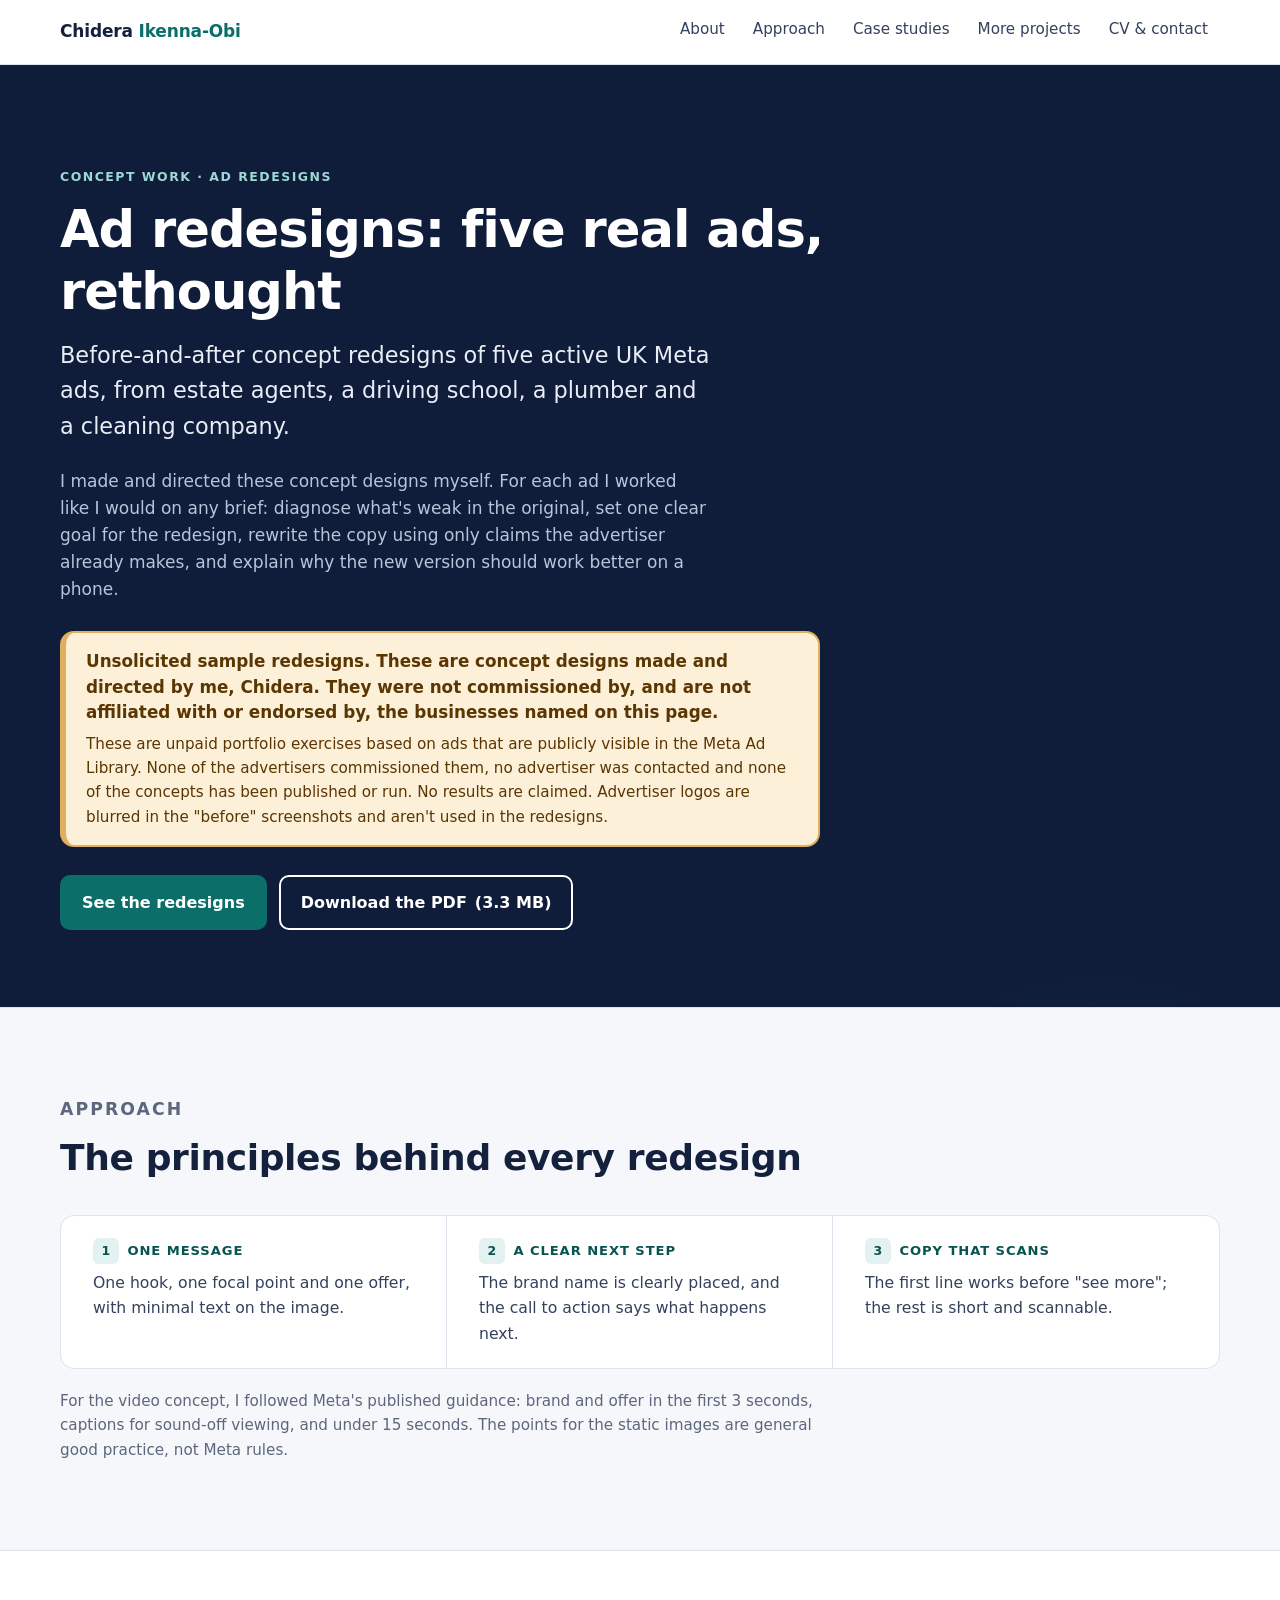
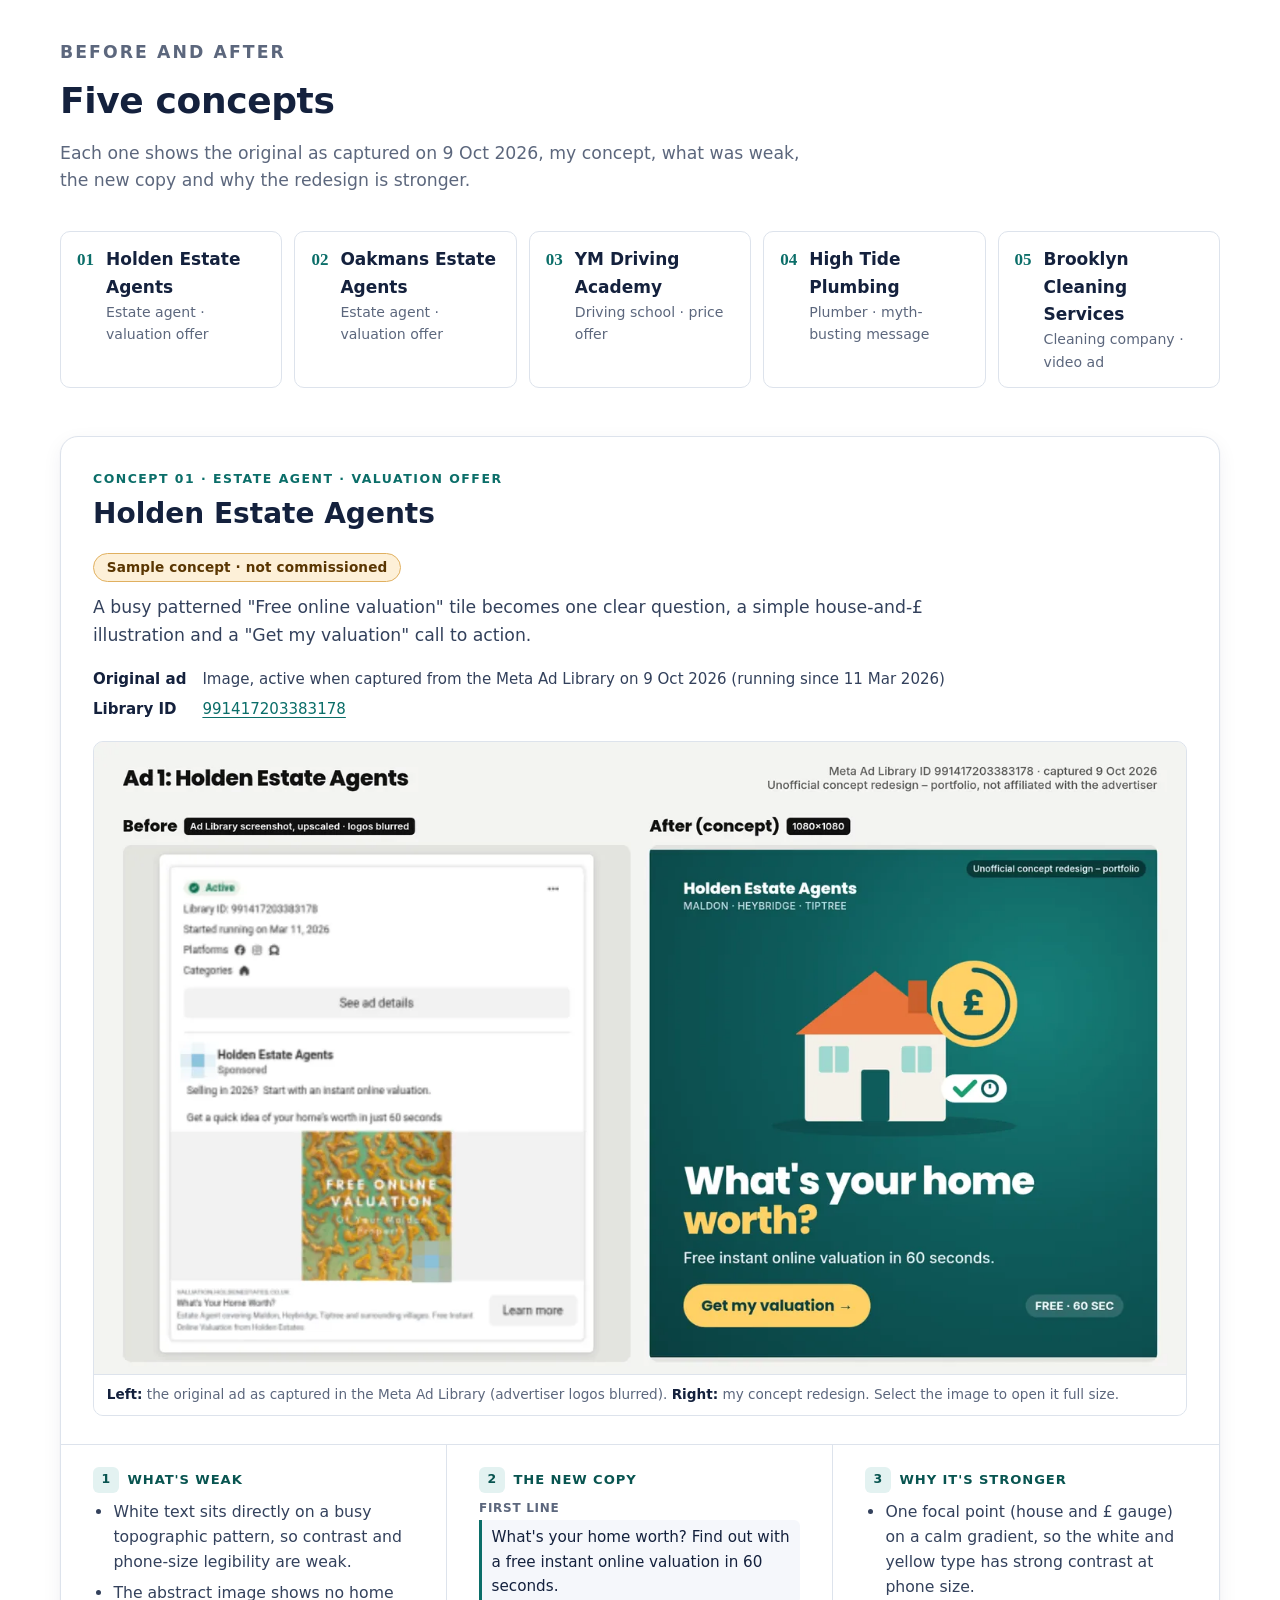
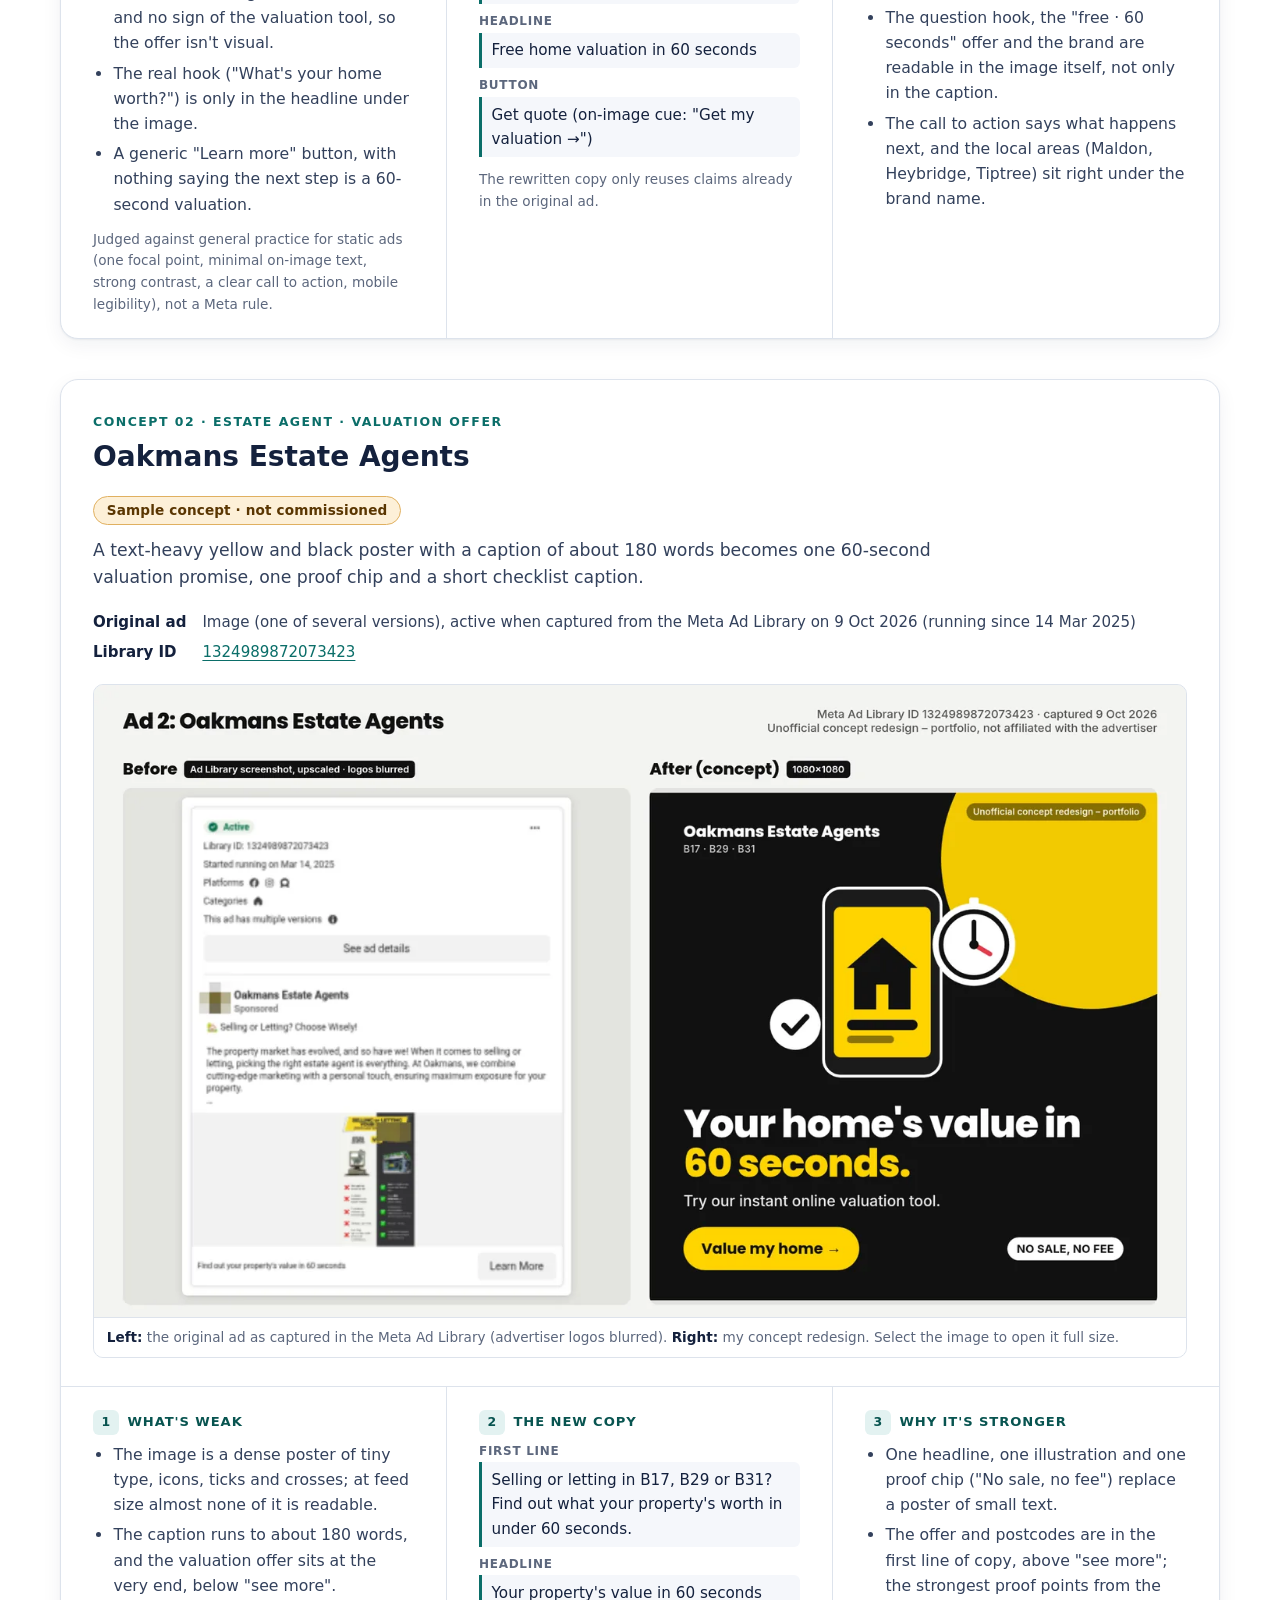
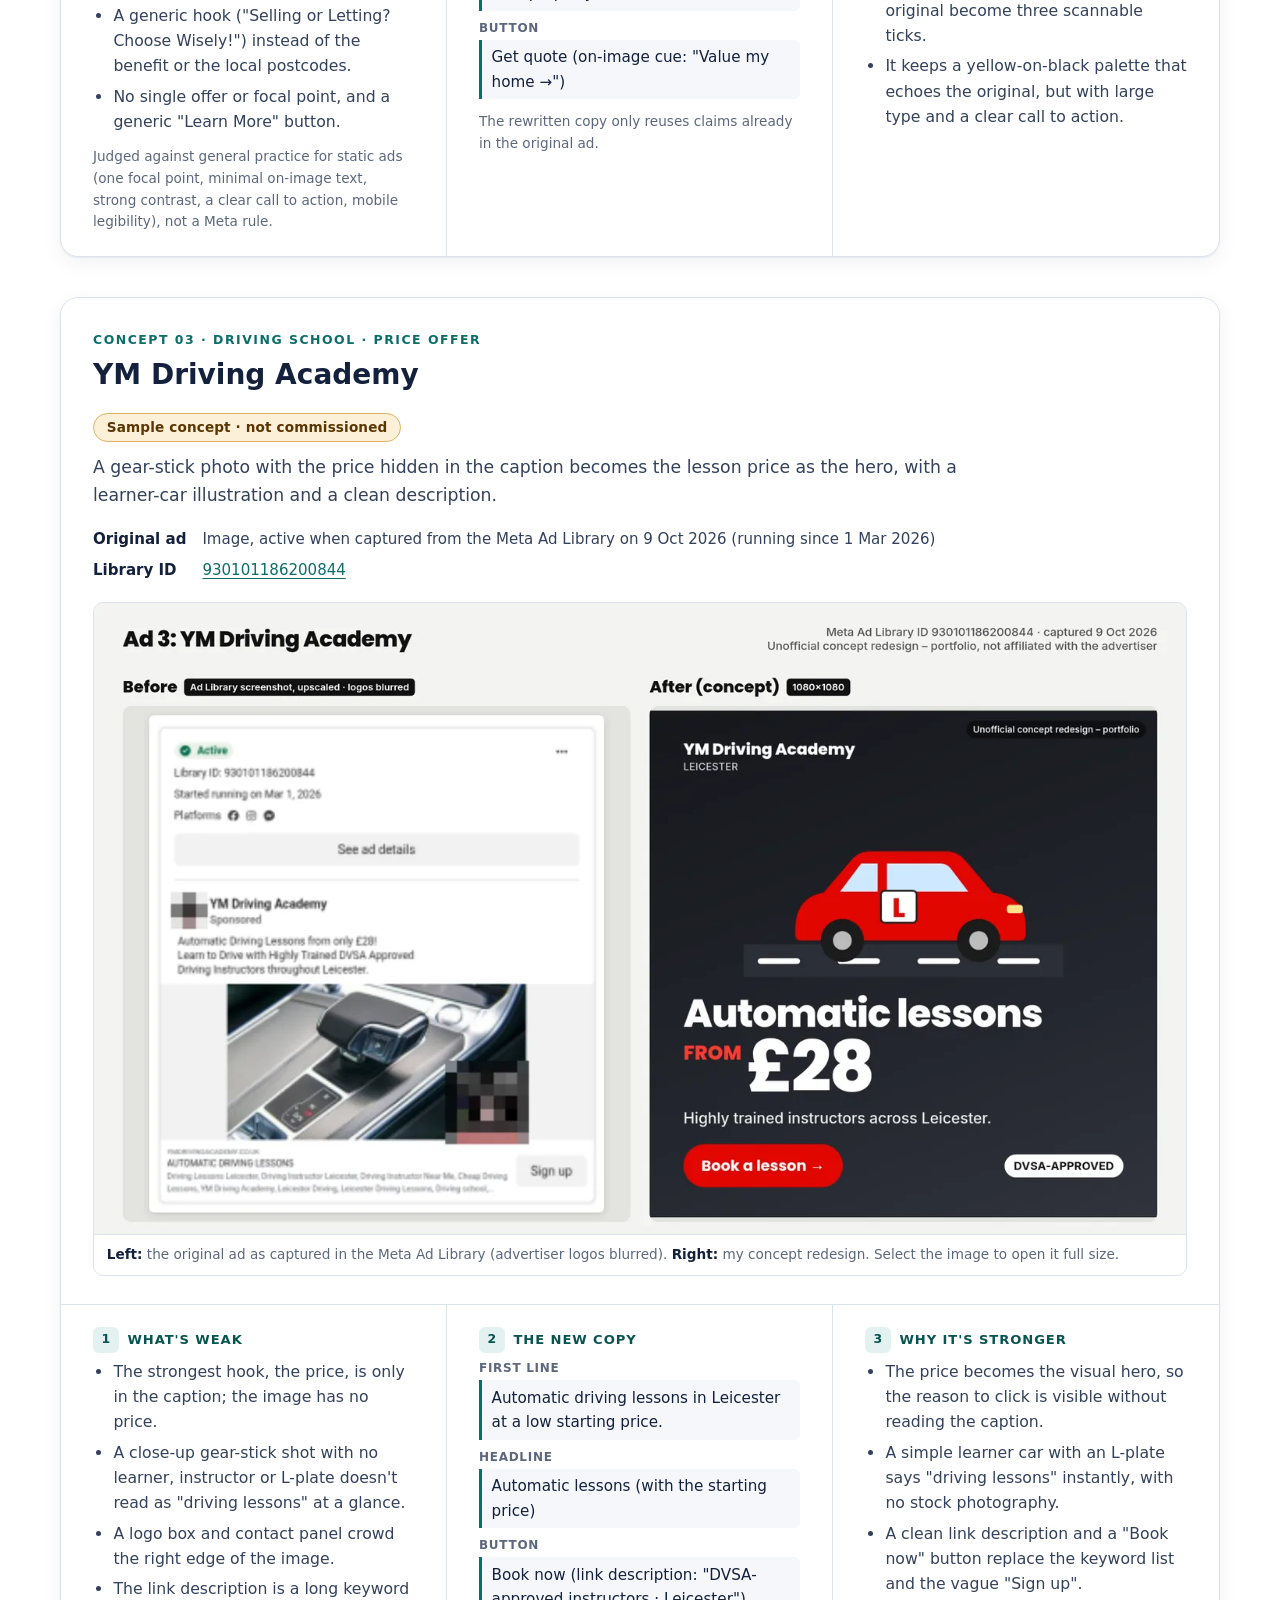
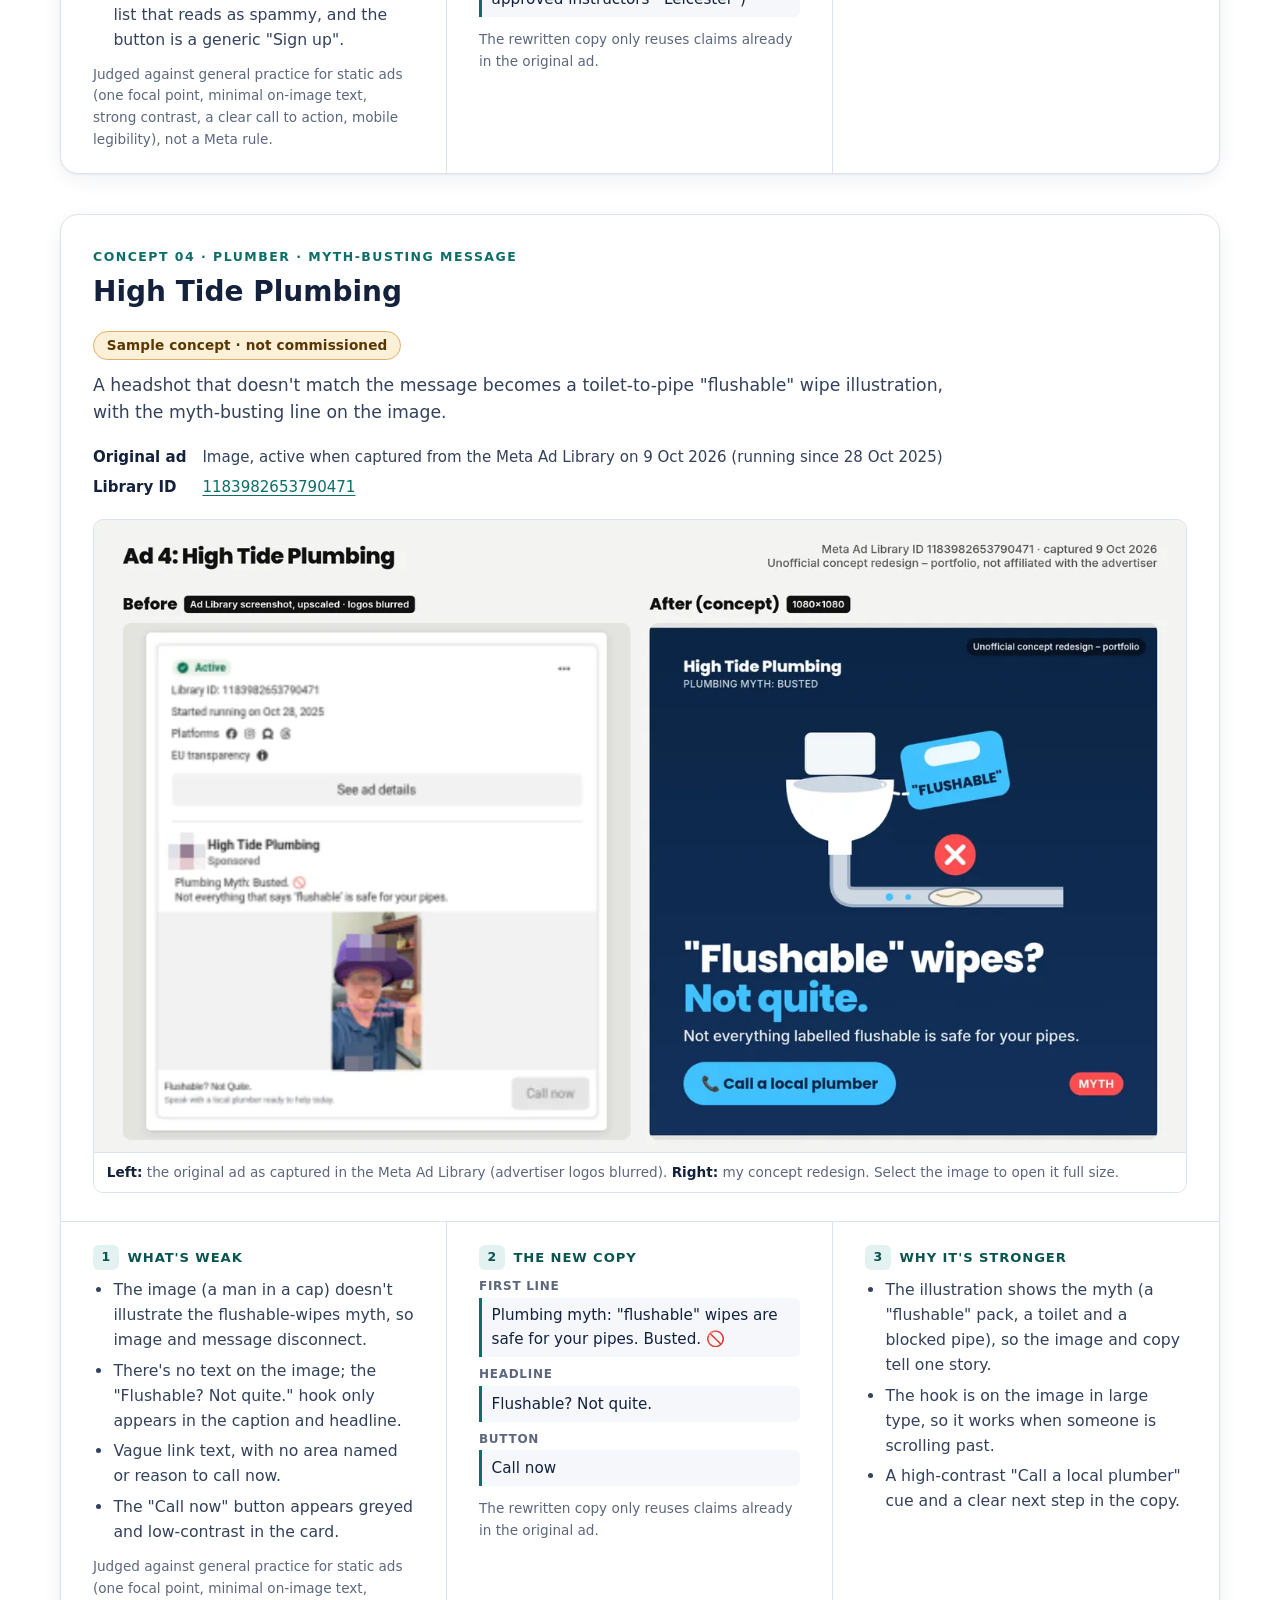
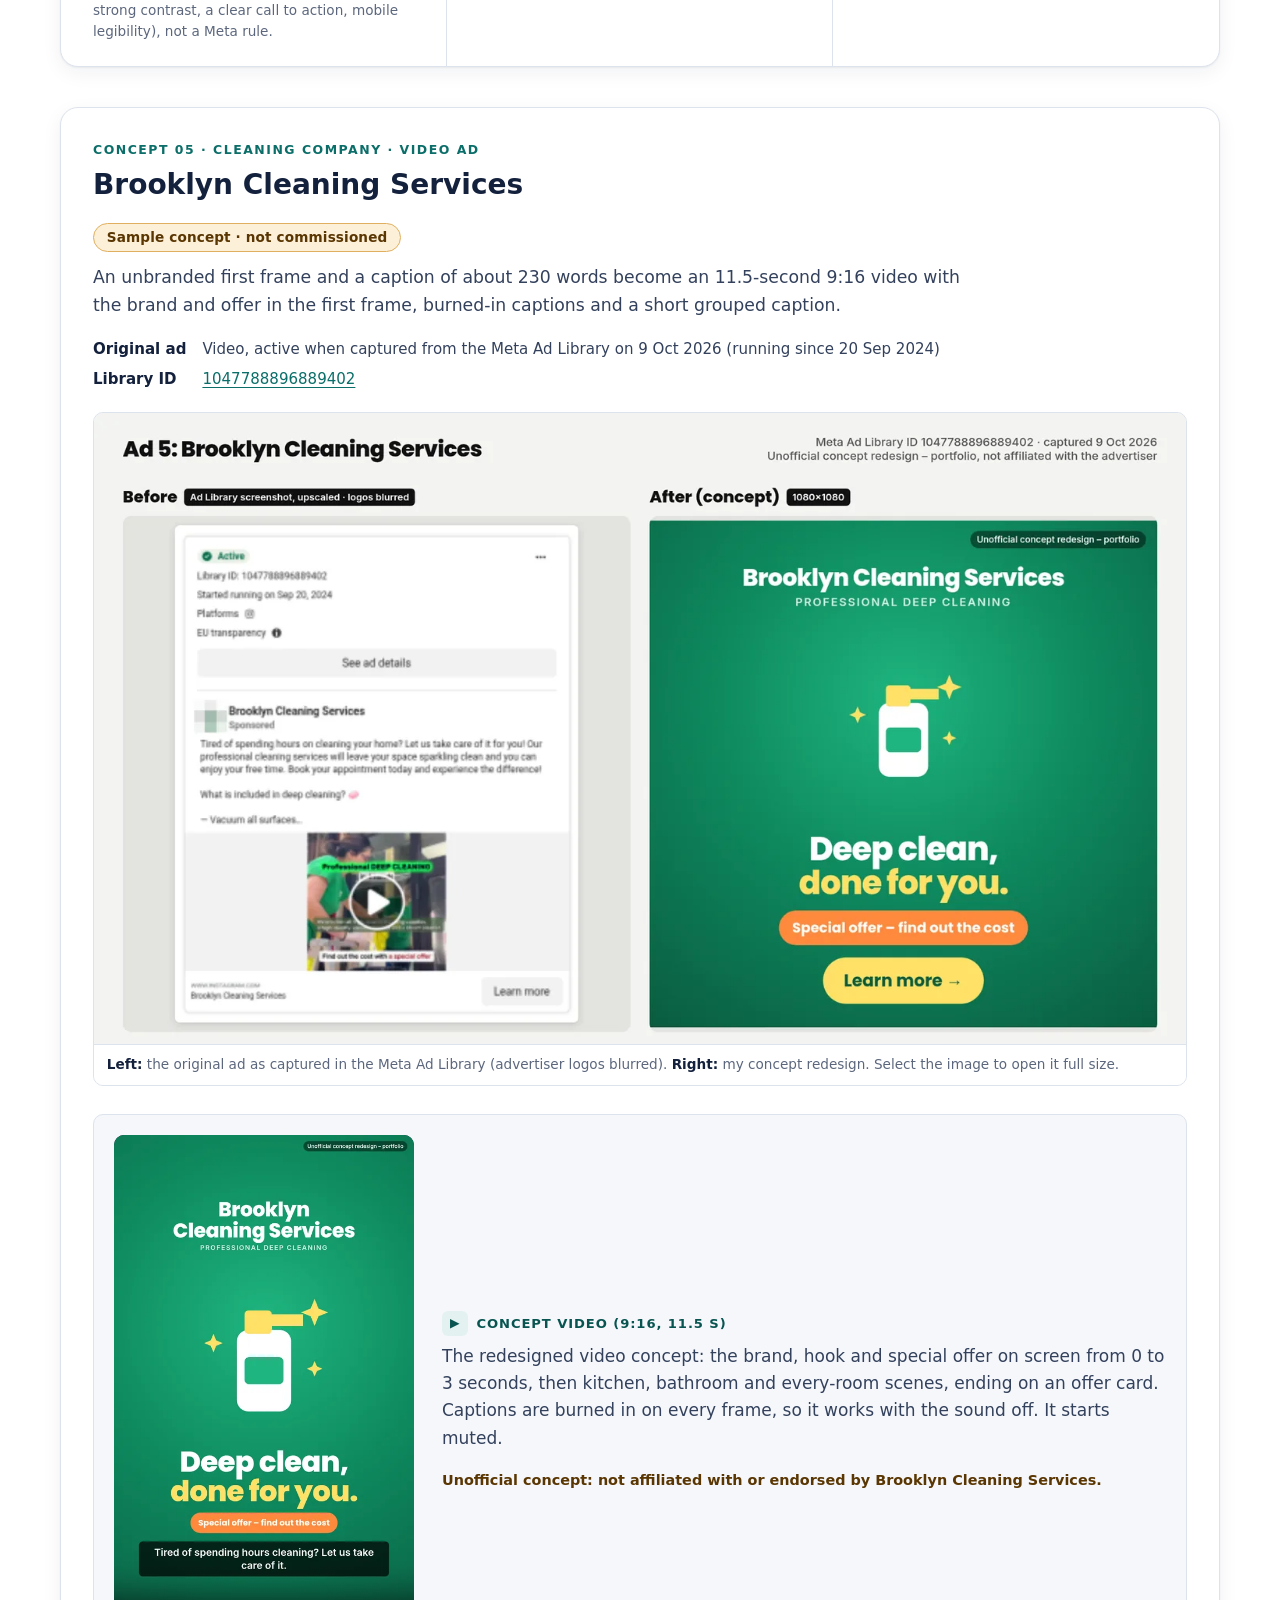
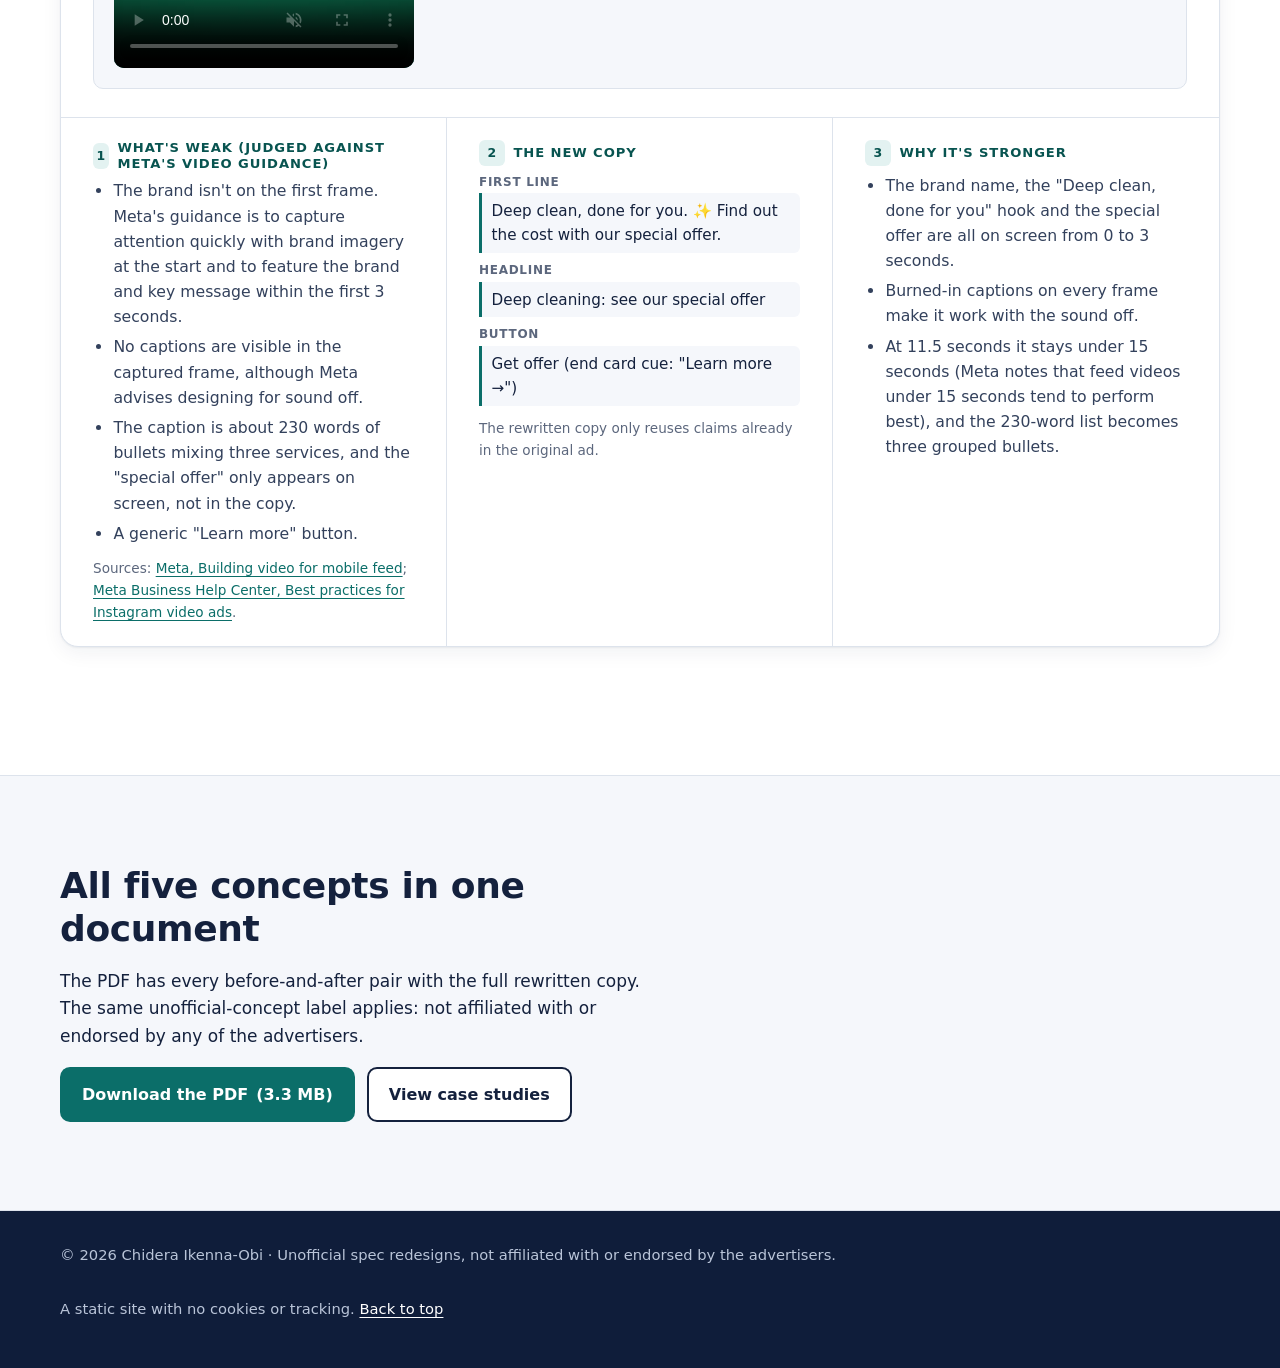
<file: ad-redesigns/index.html>
<!doctype html>
<html lang="en-GB">
<head>
  <meta charset="utf-8">
  <meta name="viewport" content="width=device-width, initial-scale=1">
  <title>Ad redesigns: unofficial before-and-after concepts | Chidera Ikenna-Obi</title>
  <meta name="description" content="Five unofficial concept redesigns of real, active UK Meta ads, made and directed by Chidera Ikenna-Obi: what was weak in each original, the new copy and why the redesign is stronger. Not affiliated with or endorsed by the advertisers.">
  <meta name="author" content="Chidera Ikenna-Obi">
  <meta property="og:title" content="Ad redesigns: unofficial before-and-after concepts | Chidera Ikenna-Obi">
  <meta property="og:description" content="Five spec redesigns of real UK Meta ads, made and directed by Chidera Ikenna-Obi. Unofficial concepts, not affiliated with or endorsed by the advertisers.">
  <meta property="og:type" content="article">
  <meta name="theme-color" content="#0f1d3a">
  <link rel="icon" href="../assets/favicon.svg" type="image/svg+xml">
  <link rel="stylesheet" href="../assets/css/styles.css">
</head>
<body>
  <a class="skip-link" href="#main">Skip to main content</a>

  <header class="site-header">
    <div class="container">
      <a class="brand" href="../">Chidera <span>Ikenna-Obi</span></a>
      <nav class="site-nav" aria-label="Main">
        <ul>
          <li><a href="../#about">About</a></li>
          <li><a href="../#approach">Approach</a></li>
          <li><a href="../#case-studies"><span class="lg">Case studies</span><span class="sm">Work</span></a></li>
          <li><a href="../#more-projects"><span class="lg">More projects</span><span class="sm">Projects</span></a></li>
          <li><a href="../#contact"><span class="lg">CV &amp; contact</span><span class="sm">Contact</span></a></li>
        </ul>
      </nav>
    </div>
  </header>

  <main id="main">
    <section class="hero hero-sim" id="top" aria-labelledby="ads-title">
      <div class="container">
        <p class="eyebrow">Concept work · Ad redesigns</p>
        <h1 id="ads-title">Ad redesigns: five real ads, rethought</h1>
        <p class="lede">Before-and-after concept redesigns of five active UK Meta ads, from estate agents, a driving school, a plumber and a cleaning company.</p>
        <p class="sub">I made and directed these concept designs myself. For each ad I worked like I would on any brief: diagnose what's weak in the original, set one clear goal for the redesign, rewrite the copy using only claims the advertiser already makes, and explain why the new version should work better on a phone.</p>
        <div class="sim-notice" role="note" aria-label="Unofficial concept notice">
          <p class="sim-notice-title"><strong>Unsolicited sample redesigns. These are concept designs made and directed by me, Chidera. They were not commissioned by, and are not affiliated with or endorsed by, the businesses named on this page.</strong></p>
          <p>These are unpaid portfolio exercises based on ads that are publicly visible in the Meta Ad Library. None of the advertisers commissioned them, no advertiser was contacted and none of the concepts has been published or run. No results are claimed. Advertiser logos are blurred in the "before" screenshots and aren't used in the redesigns.</p>
        </div>
        <div class="btn-row ad-hero-btns">
          <a class="btn btn-primary" href="#ad-1">See the redesigns</a>
          <a class="btn btn-secondary" href="../assets/ad-redesigns/Ad-Redesigns-Before-After.pdf" download>Download the PDF<span class="visually-hidden"> of all five before-and-after concepts</span> (3.3 MB)</a>
        </div>
      </div>
    </section>

    <section class="section section-alt" aria-labelledby="principles-title">
      <div class="container">
        <div class="section-head">
          <p class="eyebrow">Approach</p>
          <h2 id="principles-title">The principles behind every redesign</h2>
        </div>
        <div class="sim-steps">
          <div class="case-sec"><h3 class="h4like"><span class="i" aria-hidden="true">1</span>One message</h3><p>One hook, one focal point and one offer, with minimal text on the image.</p></div>
          <div class="case-sec"><h3 class="h4like"><span class="i" aria-hidden="true">2</span>A clear next step</h3><p>The brand name is clearly placed, and the call to action says what happens next.</p></div>
          <div class="case-sec"><h3 class="h4like"><span class="i" aria-hidden="true">3</span>Copy that scans</h3><p>The first line works before "see more"; the rest is short and scannable.</p></div>
        </div>
        <p class="ad-note">For the video concept, I followed Meta's published guidance: brand and offer in the first 3 seconds, captions for sound-off viewing, and under 15 seconds. The points for the static images are general good practice, not Meta rules.</p>
      </div>
    </section>

    <section class="section" id="redesigns" aria-labelledby="redesigns-title">
      <div class="container">
        <div class="section-head">
          <p class="eyebrow">Before and after</p>
          <h2 id="redesigns-title">Five concepts</h2>
          <p>Each one shows the original as captured on 9 Oct 2026, my concept, what was weak, the new copy and why the redesign is stronger.</p>
        </div>
        <ol class="case-index" aria-label="Concepts on this page">
          <li><a href="#ad-1"><span class="n">01</span><span><span class="t">Holden Estate Agents</span><span class="d">Estate agent · valuation offer</span></span></a></li><li><a href="#ad-2"><span class="n">02</span><span><span class="t">Oakmans Estate Agents</span><span class="d">Estate agent · valuation offer</span></span></a></li><li><a href="#ad-3"><span class="n">03</span><span><span class="t">YM Driving Academy</span><span class="d">Driving school · price offer</span></span></a></li><li><a href="#ad-4"><span class="n">04</span><span><span class="t">High Tide Plumbing</span><span class="d">Plumber · myth-busting message</span></span></a></li><li><a href="#ad-5"><span class="n">05</span><span><span class="t">Brooklyn Cleaning Services</span><span class="d">Cleaning company · video ad</span></span></a></li>
        </ol>

        <!-- ---------- AD 1 ---------- -->
        <article class="case ad-case" id="ad-1" aria-labelledby="ad-1-title">
          <div class="ad-head">
            <p class="eyebrow">Concept 01 · Estate agent · valuation offer</p>
            <h3 id="ad-1-title">Holden Estate Agents</h3>
            <p class="sample-badge">Sample concept · not commissioned</p>
            <p class="lede">A busy patterned &quot;Free online valuation&quot; tile becomes one clear question, a simple house-and-£ illustration and a &quot;Get my valuation&quot; call to action.</p>
            <dl class="facts">
              <dt>Original ad</dt><dd>Image, active when captured from the Meta Ad Library on 9 Oct 2026 (running since 11 Mar 2026)</dd>
              <dt>Library ID</dt><dd><a href="https://www.facebook.com/ads/library/?id=991417203383178" target="_blank" rel="noopener nofollow">991417203383178<span class="visually-hidden"> (view the original ad in the Meta Ad Library, opens in a new tab)</span></a></dd>
            </dl>
          </div>
          <figure class="ad-figure">
            <a href="../assets/img/ad-redesigns/ad-1-before-after-full.webp" aria-label="Open the Holden Estate Agents before and after comparison full size"><img src="../assets/img/ad-redesigns/ad-1-before-after.webp" width="1400" height="810" loading="eager" alt="Side-by-side comparison. Before: the Meta Ad Library card for the original ad, a square tile with the words &quot;Free online valuation&quot; over a busy teal and orange pattern, with a &quot;Learn more&quot; button; logos blurred. After: a teal concept with a simple house and pound-sign illustration, the headline &quot;What&#x27;s your home worth?&quot;, the line &quot;Free instant online valuation in 60 seconds&quot; and a yellow &quot;Get my valuation&quot; button."></a>
            <figcaption><strong>Left:</strong> the original ad as captured in the Meta Ad Library (advertiser logos blurred). <strong>Right:</strong> my concept redesign. Select the image to open it full size.</figcaption>
          </figure>
          <div class="case-body ad-body">
            <section class="case-sec">
              <h4><span class="i" aria-hidden="true">1</span>What&#x27;s weak</h4>
              <ul><li>White text sits directly on a busy topographic pattern, so contrast and phone-size legibility are weak.</li><li>The abstract image shows no home and no sign of the valuation tool, so the offer isn&#x27;t visual.</li><li>The real hook (&quot;What&#x27;s your home worth?&quot;) is only in the headline under the image.</li><li>A generic &quot;Learn more&quot; button, with nothing saying the next step is a 60-second valuation.</li></ul>
              <p class="ad-src">Judged against general practice for static ads (one focal point, minimal on-image text, strong contrast, a clear call to action, mobile legibility), not a Meta rule.</p>
            </section>
            <section class="case-sec">
              <h4><span class="i" aria-hidden="true">2</span>The new copy</h4>
              <dl class="ad-copy"><dt>First line</dt><dd>What&#x27;s your home worth? Find out with a free instant online valuation in 60 seconds.</dd><dt>Headline</dt><dd>Free home valuation in 60 seconds</dd><dt>Button</dt><dd>Get quote (on-image cue: &quot;Get my valuation →&quot;)</dd></dl>
              <p class="ad-src">The rewritten copy only reuses claims already in the original ad.</p>
            </section>
            <section class="case-sec">
              <h4><span class="i" aria-hidden="true">3</span>Why it's stronger</h4>
              <ul><li>One focal point (house and £ gauge) on a calm gradient, so the white and yellow type has strong contrast at phone size.</li><li>The question hook, the &quot;free · 60 seconds&quot; offer and the brand are readable in the image itself, not only in the caption.</li><li>The call to action says what happens next, and the local areas (Maldon, Heybridge, Tiptree) sit right under the brand name.</li></ul>
            </section>
          </div>
        </article>
        <!-- ---------- AD 2 ---------- -->
        <article class="case ad-case" id="ad-2" aria-labelledby="ad-2-title">
          <div class="ad-head">
            <p class="eyebrow">Concept 02 · Estate agent · valuation offer</p>
            <h3 id="ad-2-title">Oakmans Estate Agents</h3>
            <p class="sample-badge">Sample concept · not commissioned</p>
            <p class="lede">A text-heavy yellow and black poster with a caption of about 180 words becomes one 60-second valuation promise, one proof chip and a short checklist caption.</p>
            <dl class="facts">
              <dt>Original ad</dt><dd>Image (one of several versions), active when captured from the Meta Ad Library on 9 Oct 2026 (running since 14 Mar 2025)</dd>
              <dt>Library ID</dt><dd><a href="https://www.facebook.com/ads/library/?id=1324989872073423" target="_blank" rel="noopener nofollow">1324989872073423<span class="visually-hidden"> (view the original ad in the Meta Ad Library, opens in a new tab)</span></a></dd>
            </dl>
          </div>
          <figure class="ad-figure">
            <a href="../assets/img/ad-redesigns/ad-2-before-after-full.webp" aria-label="Open the Oakmans Estate Agents before and after comparison full size"><img src="../assets/img/ad-redesigns/ad-2-before-after.webp" width="1400" height="810" loading="lazy" alt="Side-by-side comparison. Before: the Meta Ad Library card for the original ad, with a long caption and a narrow poster full of small text, icons, ticks and crosses; logos blurred. After: a black and yellow concept with a phone and house illustration, the headline &quot;Your home&#x27;s value in 60 seconds&quot;, a &quot;Value my home&quot; button and a &quot;No sale, no fee&quot; chip."></a>
            <figcaption><strong>Left:</strong> the original ad as captured in the Meta Ad Library (advertiser logos blurred). <strong>Right:</strong> my concept redesign. Select the image to open it full size.</figcaption>
          </figure>
          <div class="case-body ad-body">
            <section class="case-sec">
              <h4><span class="i" aria-hidden="true">1</span>What&#x27;s weak</h4>
              <ul><li>The image is a dense poster of tiny type, icons, ticks and crosses; at feed size almost none of it is readable.</li><li>The caption runs to about 180 words, and the valuation offer sits at the very end, below &quot;see more&quot;.</li><li>A generic hook (&quot;Selling or Letting? Choose Wisely!&quot;) instead of the benefit or the local postcodes.</li><li>No single offer or focal point, and a generic &quot;Learn More&quot; button.</li></ul>
              <p class="ad-src">Judged against general practice for static ads (one focal point, minimal on-image text, strong contrast, a clear call to action, mobile legibility), not a Meta rule.</p>
            </section>
            <section class="case-sec">
              <h4><span class="i" aria-hidden="true">2</span>The new copy</h4>
              <dl class="ad-copy"><dt>First line</dt><dd>Selling or letting in B17, B29 or B31? Find out what your property&#x27;s worth in under 60 seconds.</dd><dt>Headline</dt><dd>Your property&#x27;s value in 60 seconds</dd><dt>Button</dt><dd>Get quote (on-image cue: &quot;Value my home →&quot;)</dd></dl>
              <p class="ad-src">The rewritten copy only reuses claims already in the original ad.</p>
            </section>
            <section class="case-sec">
              <h4><span class="i" aria-hidden="true">3</span>Why it's stronger</h4>
              <ul><li>One headline, one illustration and one proof chip (&quot;No sale, no fee&quot;) replace a poster of small text.</li><li>The offer and postcodes are in the first line of copy, above &quot;see more&quot;; the strongest proof points from the original become three scannable ticks.</li><li>It keeps a yellow-on-black palette that echoes the original, but with large type and a clear call to action.</li></ul>
            </section>
          </div>
        </article>
        <!-- ---------- AD 3 ---------- -->
        <article class="case ad-case" id="ad-3" aria-labelledby="ad-3-title">
          <div class="ad-head">
            <p class="eyebrow">Concept 03 · Driving school · price offer</p>
            <h3 id="ad-3-title">YM Driving Academy</h3>
            <p class="sample-badge">Sample concept · not commissioned</p>
            <p class="lede">A gear-stick photo with the price hidden in the caption becomes the lesson price as the hero, with a learner-car illustration and a clean description.</p>
            <dl class="facts">
              <dt>Original ad</dt><dd>Image, active when captured from the Meta Ad Library on 9 Oct 2026 (running since 1 Mar 2026)</dd>
              <dt>Library ID</dt><dd><a href="https://www.facebook.com/ads/library/?id=930101186200844" target="_blank" rel="noopener nofollow">930101186200844<span class="visually-hidden"> (view the original ad in the Meta Ad Library, opens in a new tab)</span></a></dd>
            </dl>
          </div>
          <figure class="ad-figure">
            <a href="../assets/img/ad-redesigns/ad-3-before-after-full.webp" aria-label="Open the YM Driving Academy before and after comparison full size"><img src="../assets/img/ad-redesigns/ad-3-before-after.webp" width="1400" height="810" loading="lazy" alt="Side-by-side comparison. Before: the Meta Ad Library card for the original ad, a close-up photo of a car gear stick with a logo and contact panel in the corner (blurred) and a &quot;Sign up&quot; button. After: a dark concept with a red learner car carrying an L-plate, a price headline and a red &quot;Book a lesson&quot; button."></a>
            <figcaption><strong>Left:</strong> the original ad as captured in the Meta Ad Library (advertiser logos blurred). <strong>Right:</strong> my concept redesign. Select the image to open it full size.</figcaption>
          </figure>
          <div class="case-body ad-body">
            <section class="case-sec">
              <h4><span class="i" aria-hidden="true">1</span>What&#x27;s weak</h4>
              <ul><li>The strongest hook, the price, is only in the caption; the image has no price.</li><li>A close-up gear-stick shot with no learner, instructor or L-plate doesn&#x27;t read as &quot;driving lessons&quot; at a glance.</li><li>A logo box and contact panel crowd the right edge of the image.</li><li>The link description is a long keyword list that reads as spammy, and the button is a generic &quot;Sign up&quot;.</li></ul>
              <p class="ad-src">Judged against general practice for static ads (one focal point, minimal on-image text, strong contrast, a clear call to action, mobile legibility), not a Meta rule.</p>
            </section>
            <section class="case-sec">
              <h4><span class="i" aria-hidden="true">2</span>The new copy</h4>
              <dl class="ad-copy"><dt>First line</dt><dd>Automatic driving lessons in Leicester at a low starting price.</dd><dt>Headline</dt><dd>Automatic lessons (with the starting price)</dd><dt>Button</dt><dd>Book now (link description: &quot;DVSA-approved instructors · Leicester&quot;)</dd></dl>
              <p class="ad-src">The rewritten copy only reuses claims already in the original ad.</p>
            </section>
            <section class="case-sec">
              <h4><span class="i" aria-hidden="true">3</span>Why it's stronger</h4>
              <ul><li>The price becomes the visual hero, so the reason to click is visible without reading the caption.</li><li>A simple learner car with an L-plate says &quot;driving lessons&quot; instantly, with no stock photography.</li><li>A clean link description and a &quot;Book now&quot; button replace the keyword list and the vague &quot;Sign up&quot;.</li></ul>
            </section>
          </div>
        </article>
        <!-- ---------- AD 4 ---------- -->
        <article class="case ad-case" id="ad-4" aria-labelledby="ad-4-title">
          <div class="ad-head">
            <p class="eyebrow">Concept 04 · Plumber · myth-busting message</p>
            <h3 id="ad-4-title">High Tide Plumbing</h3>
            <p class="sample-badge">Sample concept · not commissioned</p>
            <p class="lede">A headshot that doesn&#x27;t match the message becomes a toilet-to-pipe &quot;flushable&quot; wipe illustration, with the myth-busting line on the image.</p>
            <dl class="facts">
              <dt>Original ad</dt><dd>Image, active when captured from the Meta Ad Library on 9 Oct 2026 (running since 28 Oct 2025)</dd>
              <dt>Library ID</dt><dd><a href="https://www.facebook.com/ads/library/?id=1183982653790471" target="_blank" rel="noopener nofollow">1183982653790471<span class="visually-hidden"> (view the original ad in the Meta Ad Library, opens in a new tab)</span></a></dd>
            </dl>
          </div>
          <figure class="ad-figure">
            <a href="../assets/img/ad-redesigns/ad-4-before-after-full.webp" aria-label="Open the High Tide Plumbing before and after comparison full size"><img src="../assets/img/ad-redesigns/ad-4-before-after.webp" width="1400" height="810" loading="lazy" alt="Side-by-side comparison. Before: the Meta Ad Library card for the original ad, a photo of a man in a purple cap with no headline on the image and a greyed &quot;Call now&quot; button; logos blurred. After: a navy concept illustrating a &quot;flushable&quot; wipes pack, a toilet and a blocked pipe, with the headline &quot;&#x27;Flushable&#x27; wipes? Not quite.&quot; and a blue &quot;Call a local plumber&quot; button."></a>
            <figcaption><strong>Left:</strong> the original ad as captured in the Meta Ad Library (advertiser logos blurred). <strong>Right:</strong> my concept redesign. Select the image to open it full size.</figcaption>
          </figure>
          <div class="case-body ad-body">
            <section class="case-sec">
              <h4><span class="i" aria-hidden="true">1</span>What&#x27;s weak</h4>
              <ul><li>The image (a man in a cap) doesn&#x27;t illustrate the flushable-wipes myth, so image and message disconnect.</li><li>There&#x27;s no text on the image; the &quot;Flushable? Not quite.&quot; hook only appears in the caption and headline.</li><li>Vague link text, with no area named or reason to call now.</li><li>The &quot;Call now&quot; button appears greyed and low-contrast in the card.</li></ul>
              <p class="ad-src">Judged against general practice for static ads (one focal point, minimal on-image text, strong contrast, a clear call to action, mobile legibility), not a Meta rule.</p>
            </section>
            <section class="case-sec">
              <h4><span class="i" aria-hidden="true">2</span>The new copy</h4>
              <dl class="ad-copy"><dt>First line</dt><dd>Plumbing myth: &quot;flushable&quot; wipes are safe for your pipes. Busted. 🚫</dd><dt>Headline</dt><dd>Flushable? Not quite.</dd><dt>Button</dt><dd>Call now</dd></dl>
              <p class="ad-src">The rewritten copy only reuses claims already in the original ad.</p>
            </section>
            <section class="case-sec">
              <h4><span class="i" aria-hidden="true">3</span>Why it's stronger</h4>
              <ul><li>The illustration shows the myth (a &quot;flushable&quot; pack, a toilet and a blocked pipe), so the image and copy tell one story.</li><li>The hook is on the image in large type, so it works when someone is scrolling past.</li><li>A high-contrast &quot;Call a local plumber&quot; cue and a clear next step in the copy.</li></ul>
            </section>
          </div>
        </article>
        <!-- ---------- AD 5 ---------- -->
        <article class="case ad-case" id="ad-5" aria-labelledby="ad-5-title">
          <div class="ad-head">
            <p class="eyebrow">Concept 05 · Cleaning company · video ad</p>
            <h3 id="ad-5-title">Brooklyn Cleaning Services</h3>
            <p class="sample-badge">Sample concept · not commissioned</p>
            <p class="lede">An unbranded first frame and a caption of about 230 words become an 11.5-second 9:16 video with the brand and offer in the first frame, burned-in captions and a short grouped caption.</p>
            <dl class="facts">
              <dt>Original ad</dt><dd>Video, active when captured from the Meta Ad Library on 9 Oct 2026 (running since 20 Sep 2024)</dd>
              <dt>Library ID</dt><dd><a href="https://www.facebook.com/ads/library/?id=1047788896889402" target="_blank" rel="noopener nofollow">1047788896889402<span class="visually-hidden"> (view the original ad in the Meta Ad Library, opens in a new tab)</span></a></dd>
            </dl>
          </div>
          <figure class="ad-figure">
            <a href="../assets/img/ad-redesigns/ad-5-before-after-full.webp" aria-label="Open the Brooklyn Cleaning Services before and after comparison full size"><img src="../assets/img/ad-redesigns/ad-5-before-after.webp" width="1400" height="810" loading="lazy" alt="Side-by-side comparison. Before: the Meta Ad Library card for the original video ad, a first frame showing a cleaner at work with a play button and a long caption; logos blurred. After: a green concept with a spray-bottle illustration, the brand name, the headline &quot;Deep clean, done for you&quot;, a &quot;Special offer: find out the cost&quot; banner and a &quot;Learn more&quot; button."></a>
            <figcaption><strong>Left:</strong> the original ad as captured in the Meta Ad Library (advertiser logos blurred). <strong>Right:</strong> my concept redesign. Select the image to open it full size.</figcaption>
          </figure>
          <div class="ad-video">
            <video controls muted playsinline preload="metadata" poster="../assets/img/ad-redesigns/ad-5-video-poster.webp" width="1080" height="1920" aria-describedby="ad5-video-desc">
              <source src="../assets/ad-redesigns/ad-5-concept-9x16.mp4" type="video/mp4">
              Your browser can't play this video. <a href="../assets/ad-redesigns/ad-5-concept-9x16.mp4">Download the concept video (MP4)</a>.
            </video>
            <div>
              <h4 class="h4like"><span class="i" aria-hidden="true">▶</span>Concept video (9:16, 11.5 s)</h4>
              <p id="ad5-video-desc">The redesigned video concept: the brand, hook and special offer on screen from 0 to 3 seconds, then kitchen, bathroom and every-room scenes, ending on an offer card. Captions are burned in on every frame, so it works with the sound off. It starts muted.</p>
              <p class="ad-label-inline">Unofficial concept: not affiliated with or endorsed by Brooklyn Cleaning Services.</p>
            </div>
          </div>
          <div class="case-body ad-body">
            <section class="case-sec">
              <h4><span class="i" aria-hidden="true">1</span>What&#x27;s weak (judged against Meta&#x27;s video guidance)</h4>
              <ul><li>The brand isn&#x27;t on the first frame. Meta&#x27;s guidance is to capture attention quickly with brand imagery at the start and to feature the brand and key message within the first 3 seconds.</li><li>No captions are visible in the captured frame, although Meta advises designing for sound off.</li><li>The caption is about 230 words of bullets mixing three services, and the &quot;special offer&quot; only appears on screen, not in the copy.</li><li>A generic &quot;Learn more&quot; button.</li></ul>
              <p class="ad-src">Sources: <a href="https://en-gb.facebook.com/business/news/building-video-for-mobile-feed" target="_blank" rel="noopener">Meta, Building video for mobile feed<span class="visually-hidden"> (opens in a new tab)</span></a>; <a href="https://www.facebook.com/business/help/188534925073536" target="_blank" rel="noopener">Meta Business Help Center, Best practices for Instagram video ads<span class="visually-hidden"> (opens in a new tab)</span></a>.</p>
            </section>
            <section class="case-sec">
              <h4><span class="i" aria-hidden="true">2</span>The new copy</h4>
              <dl class="ad-copy"><dt>First line</dt><dd>Deep clean, done for you. ✨ Find out the cost with our special offer.</dd><dt>Headline</dt><dd>Deep cleaning: see our special offer</dd><dt>Button</dt><dd>Get offer (end card cue: &quot;Learn more →&quot;)</dd></dl>
              <p class="ad-src">The rewritten copy only reuses claims already in the original ad.</p>
            </section>
            <section class="case-sec">
              <h4><span class="i" aria-hidden="true">3</span>Why it's stronger</h4>
              <ul><li>The brand name, the &quot;Deep clean, done for you&quot; hook and the special offer are all on screen from 0 to 3 seconds.</li><li>Burned-in captions on every frame make it work with the sound off.</li><li>At 11.5 seconds it stays under 15 seconds (Meta notes that feed videos under 15 seconds tend to perform best), and the 230-word list becomes three grouped bullets.</li></ul>
            </section>
          </div>
        </article>
      </div>
    </section>

    <section class="section section-alt" aria-labelledby="back-title">
      <div class="container cta-band">
        <div>
          <h2 id="back-title">All five concepts in one document</h2>
          <p>The PDF has every before-and-after pair with the full rewritten copy. The same unofficial-concept label applies: not affiliated with or endorsed by any of the advertisers.</p>
          <div class="btn-row">
            <a class="btn btn-primary" href="../assets/ad-redesigns/Ad-Redesigns-Before-After.pdf" download>Download the PDF<span class="visually-hidden"> of all five concepts</span> (3.3 MB)</a>
            <a class="btn btn-secondary" href="../#case-studies">View case studies</a>
          </div>
        </div>
      </div>
    </section>
  </main>

  <footer class="site-footer">
    <div class="container">
      <p>© 2026 Chidera Ikenna-Obi · Unofficial spec redesigns, not affiliated with or endorsed by the advertisers.</p>
      <p>A static site with no cookies or tracking. <a href="#top">Back to top</a></p>
    </div>
  </footer>
</body>
</html>
</file>
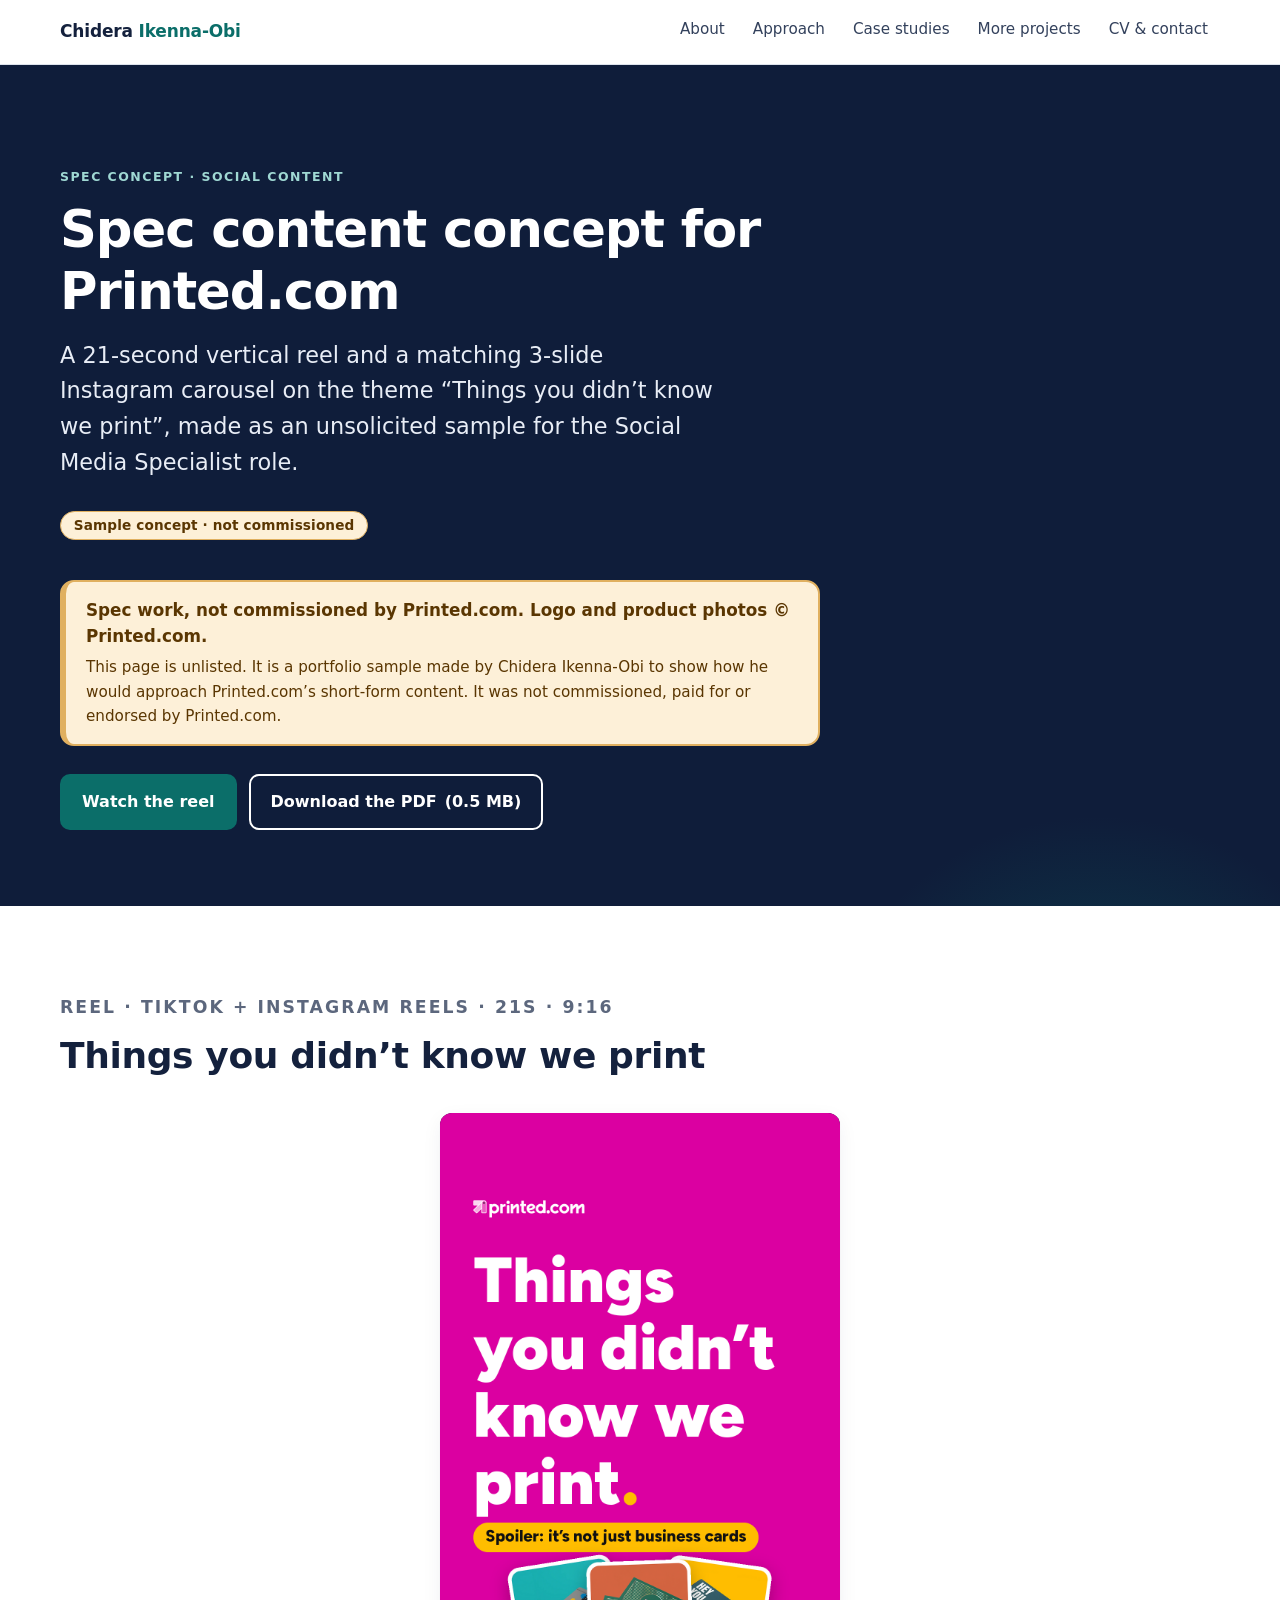
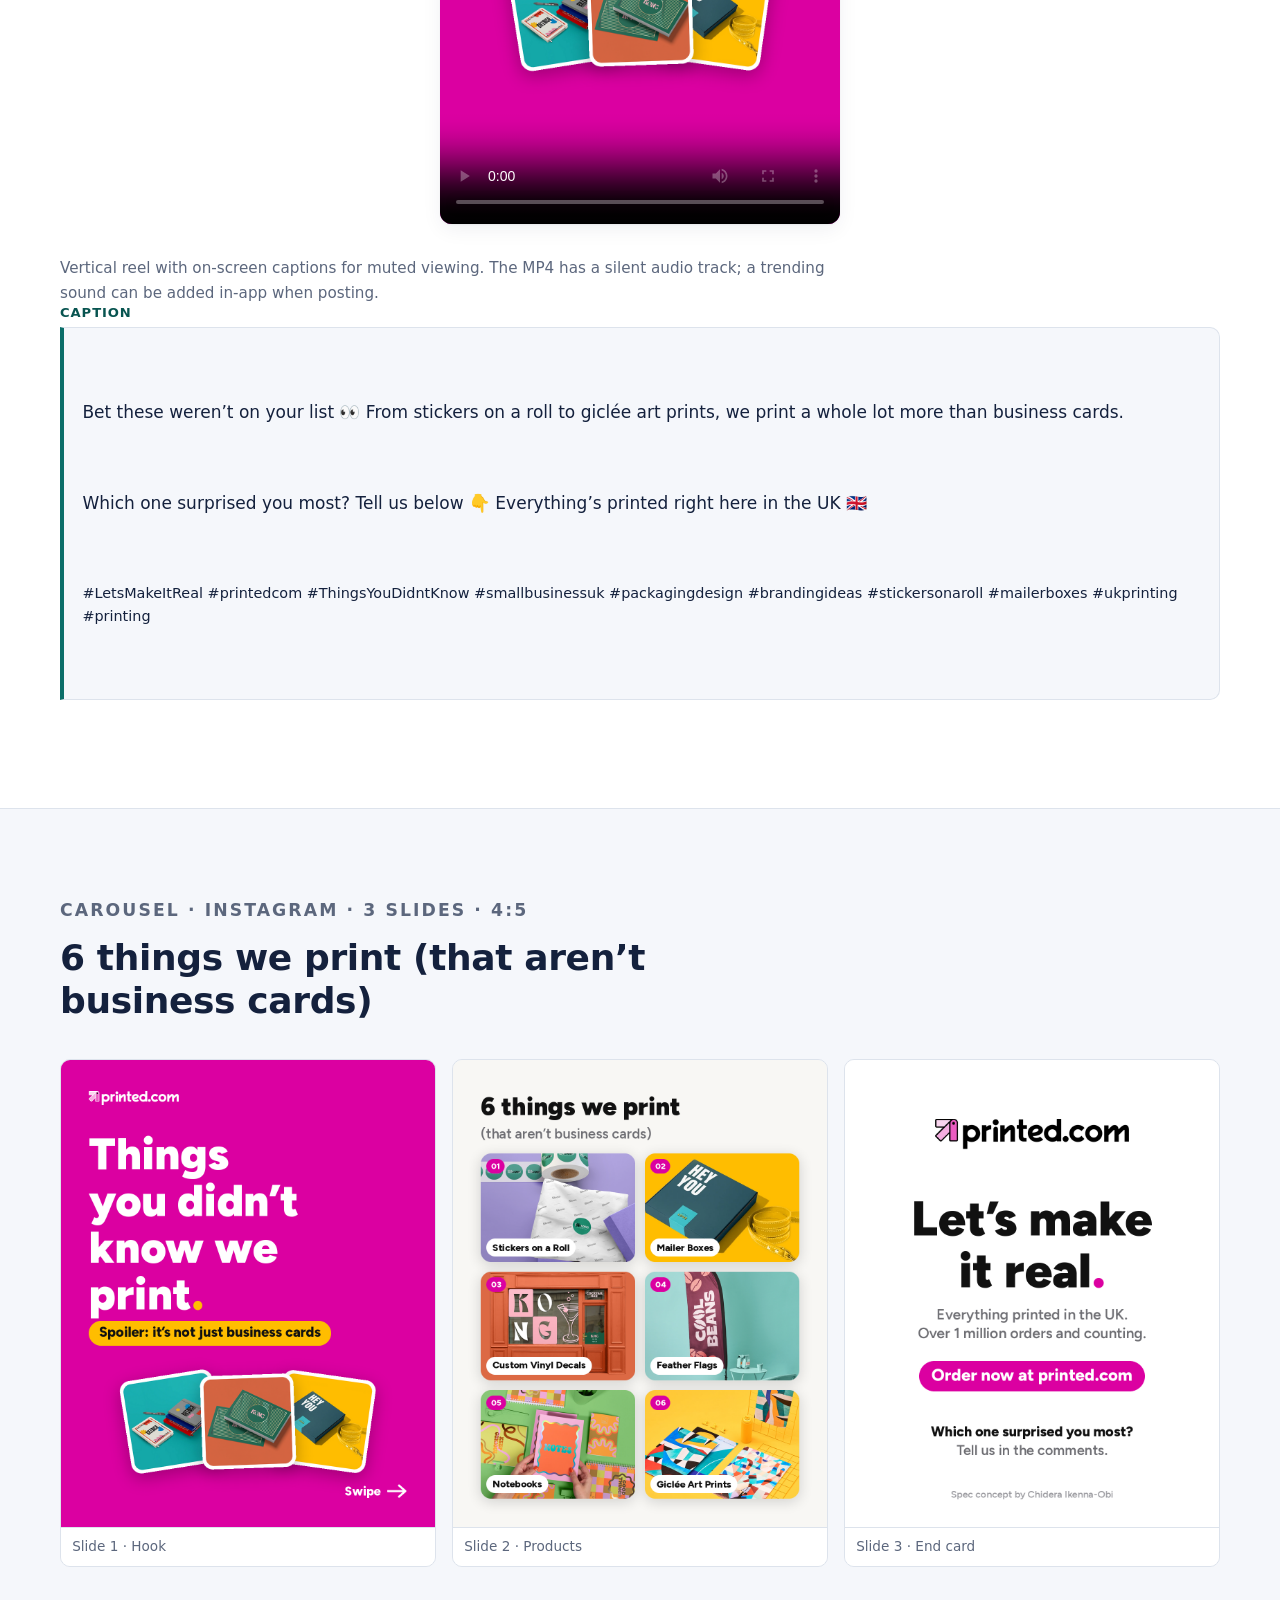
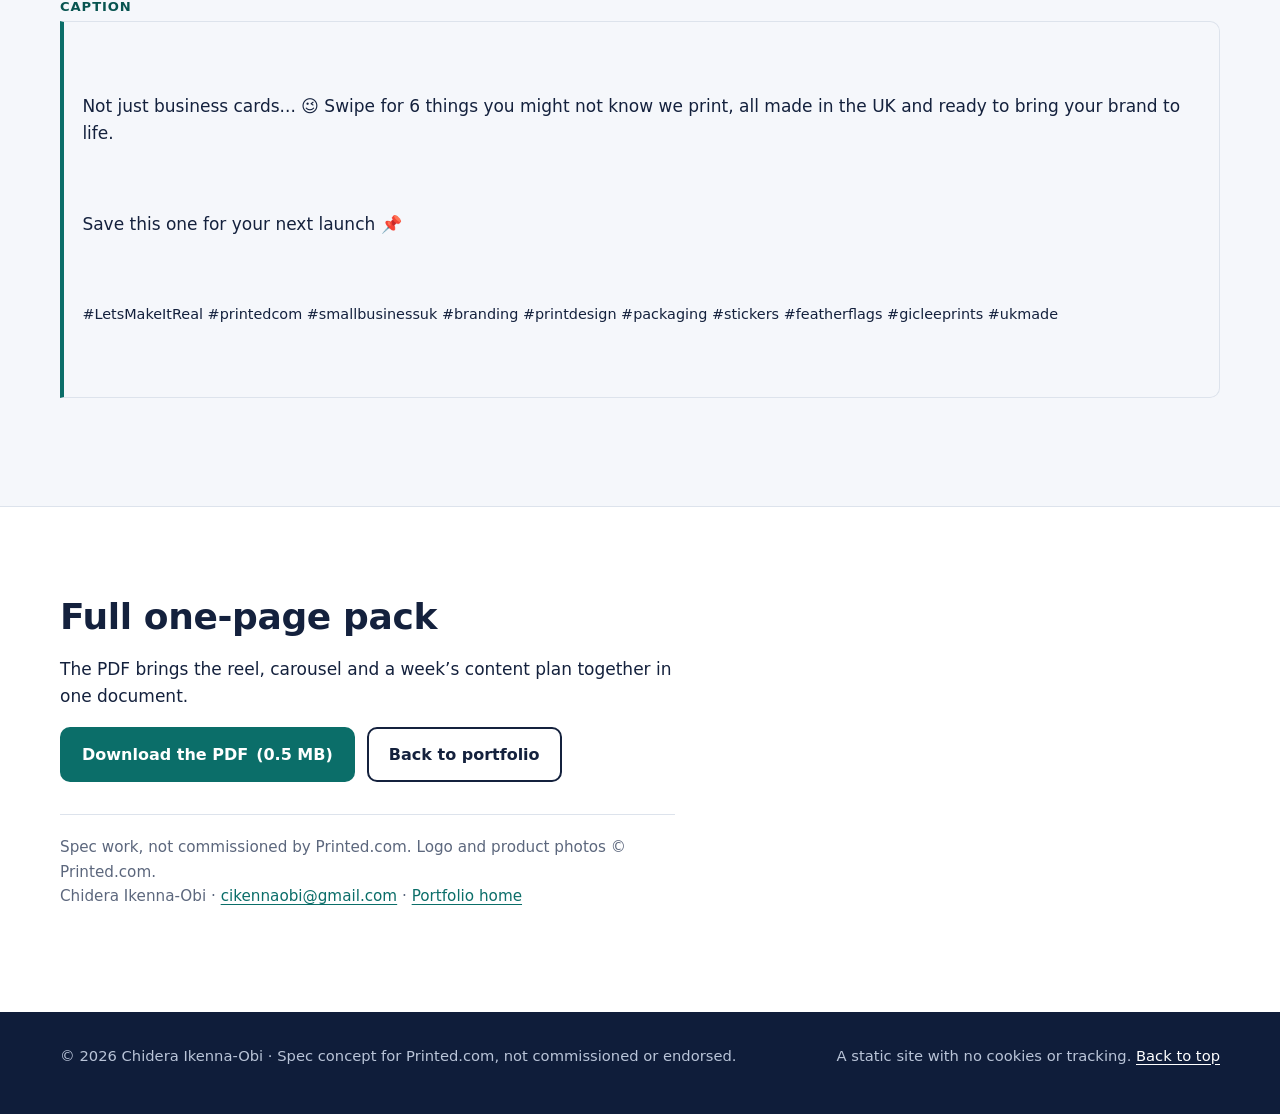
<file: printed/index.html>
<!doctype html>
<html lang="en-GB">
<head>
  <meta charset="utf-8">
  <meta name="viewport" content="width=device-width, initial-scale=1">
  <title>Spec content concept for Printed.com | Chidera Ikenna-Obi</title>
  <meta name="description" content="Unsolicited spec reel and Instagram carousel concept for Printed.com by Chidera Ikenna-Obi. Not commissioned by Printed.com.">
  <meta name="author" content="Chidera Ikenna-Obi">
  <meta name="robots" content="noindex, nofollow">
  <meta name="theme-color" content="#0f1d3a">
  <link rel="icon" href="../assets/favicon.svg" type="image/svg+xml">
  <link rel="stylesheet" href="../assets/css/styles.css">
</head>
<body>
  <a class="skip-link" href="#main">Skip to main content</a>

  <header class="site-header">
    <div class="container">
      <a class="brand" href="../">Chidera <span>Ikenna-Obi</span></a>
      <nav class="site-nav" aria-label="Main">
        <ul>
          <li><a href="../#about">About</a></li>
          <li><a href="../#approach">Approach</a></li>
          <li><a href="../#case-studies"><span class="lg">Case studies</span><span class="sm">Work</span></a></li>
          <li><a href="../#more-projects"><span class="lg">More projects</span><span class="sm">Projects</span></a></li>
          <li><a href="../#contact"><span class="lg">CV &amp; contact</span><span class="sm">Contact</span></a></li>
        </ul>
      </nav>
    </div>
  </header>

  <main id="main">
    <section class="hero hero-sim" id="top" aria-labelledby="printed-title">
      <div class="container">
        <p class="eyebrow">Spec concept · Social content</p>
        <h1 id="printed-title">Spec content concept for Printed.com</h1>
        <p class="lede">A 21-second vertical reel and a matching 3-slide Instagram carousel on the theme &ldquo;Things you didn&rsquo;t know we print&rdquo;, made as an unsolicited sample for the Social Media Specialist role.</p>
        <p class="sample-badge">Sample concept · not commissioned</p>
        <div class="sim-notice" role="note" aria-label="Spec work notice">
          <p class="sim-notice-title"><strong>Spec work, not commissioned by Printed.com. Logo and product photos © Printed.com.</strong></p>
          <p>This page is unlisted. It is a portfolio sample made by Chidera Ikenna-Obi to show how he would approach Printed.com&rsquo;s short-form content. It was not commissioned, paid for or endorsed by Printed.com.</p>
        </div>
        <div class="btn-row ad-hero-btns">
          <a class="btn btn-primary" href="#reel">Watch the reel</a>
          <a class="btn btn-secondary" href="../assets/printed/printedcom-spec-concept-chidera-ikenna-obi.pdf" download>Download the PDF<span class="visually-hidden"> of the full spec concept</span> (0.5 MB)</a>
        </div>
      </div>
    </section>

    <section class="section" id="reel" aria-labelledby="reel-title">
      <div class="container">
        <div class="section-head">
          <p class="eyebrow">Reel · TikTok + Instagram Reels · 21s · 9:16</p>
          <h2 id="reel-title">Things you didn&rsquo;t know we print</h2>
        </div>
        <div class="printed-video-wrap">
          <video controls playsinline preload="metadata" poster="../assets/img/printed/reel-still-1-hook.png" width="1080" height="1920" aria-describedby="reel-desc">
            <source src="../assets/printed/printedcom-reel-things-you-didnt-know-we-print.mp4" type="video/mp4">
            Your browser can&rsquo;t play this video. <a href="../assets/printed/printedcom-reel-things-you-didnt-know-we-print.mp4">Download the reel (MP4)</a>.
          </video>
        </div>
        <p id="reel-desc" class="ad-note">Vertical reel with on-screen captions for muted viewing. The MP4 has a silent audio track; a trending sound can be added in-app when posting.</p>
        <h3 class="h4like">Caption</h3>
        <div class="printed-caption">
          <p>Bet these weren&rsquo;t on your list 👀 From stickers on a roll to giclée art prints, we print a whole lot more than business cards.</p>
          <p>Which one surprised you most? Tell us below 👇 Everything&rsquo;s printed right here in the UK 🇬🇧</p>
          <p class="printed-hashtags">#LetsMakeItReal #printedcom #ThingsYouDidntKnow #smallbusinessuk #packagingdesign #brandingideas #stickersonaroll #mailerboxes #ukprinting #printing</p>
        </div>
      </div>
    </section>

    <section class="section section-alt" id="carousel" aria-labelledby="carousel-title">
      <div class="container">
        <div class="section-head">
          <p class="eyebrow">Carousel · Instagram · 3 slides · 4:5</p>
          <h2 id="carousel-title">6 things we print (that aren&rsquo;t business cards)</h2>
        </div>
        <div class="printed-carousel" role="list">
          <figure role="listitem">
            <img src="../assets/img/printed/printedcom-carousel-1.png" width="1080" height="1350" loading="eager" alt="Slide 1: hook card reading Things you didn&rsquo;t know we print, with Printed.com branding.">
            <figcaption>Slide 1 · Hook</figcaption>
          </figure>
          <figure role="listitem">
            <img src="../assets/img/printed/printedcom-carousel-2.png" width="1080" height="1350" loading="lazy" alt="Slide 2: product grid of Printed.com items that aren&rsquo;t business cards.">
            <figcaption>Slide 2 · Products</figcaption>
          </figure>
          <figure role="listitem">
            <img src="../assets/img/printed/printedcom-carousel-3.png" width="1080" height="1350" loading="lazy" alt="Slide 3: end card with Printed.com branding and call to action.">
            <figcaption>Slide 3 · End card</figcaption>
          </figure>
        </div>
        <h3 class="h4like">Caption</h3>
        <div class="printed-caption">
          <p>Not just business cards... 😉 Swipe for 6 things you might not know we print, all made in the UK and ready to bring your brand to life.</p>
          <p>Save this one for your next launch 📌</p>
          <p class="printed-hashtags">#LetsMakeItReal #printedcom #smallbusinessuk #branding #printdesign #packaging #stickers #featherflags #gicleeprints #ukmade</p>
        </div>
      </div>
    </section>

    <section class="section" aria-labelledby="pack-title">
      <div class="container cta-band">
        <div>
          <h2 id="pack-title">Full one-page pack</h2>
          <p>The PDF brings the reel, carousel and a week&rsquo;s content plan together in one document.</p>
          <div class="btn-row">
            <a class="btn btn-primary" href="../assets/printed/printedcom-spec-concept-chidera-ikenna-obi.pdf" download>Download the PDF<span class="visually-hidden"> of the full spec concept</span> (0.5 MB)</a>
            <a class="btn btn-secondary" href="../">Back to portfolio</a>
          </div>
          <p class="printed-meta">
            Spec work, not commissioned by Printed.com. Logo and product photos © Printed.com.<br>
            Chidera Ikenna-Obi · <a href="mailto:cikennaobi@gmail.com">cikennaobi@gmail.com</a> · <a href="../">Portfolio home</a>
          </p>
        </div>
      </div>
    </section>
  </main>

  <footer class="site-footer">
    <div class="container">
      <p>© 2026 Chidera Ikenna-Obi · Spec concept for Printed.com, not commissioned or endorsed.</p>
      <p>A static site with no cookies or tracking. <a href="#top">Back to top</a></p>
    </div>
  </footer>
</body>
</html>
</file>
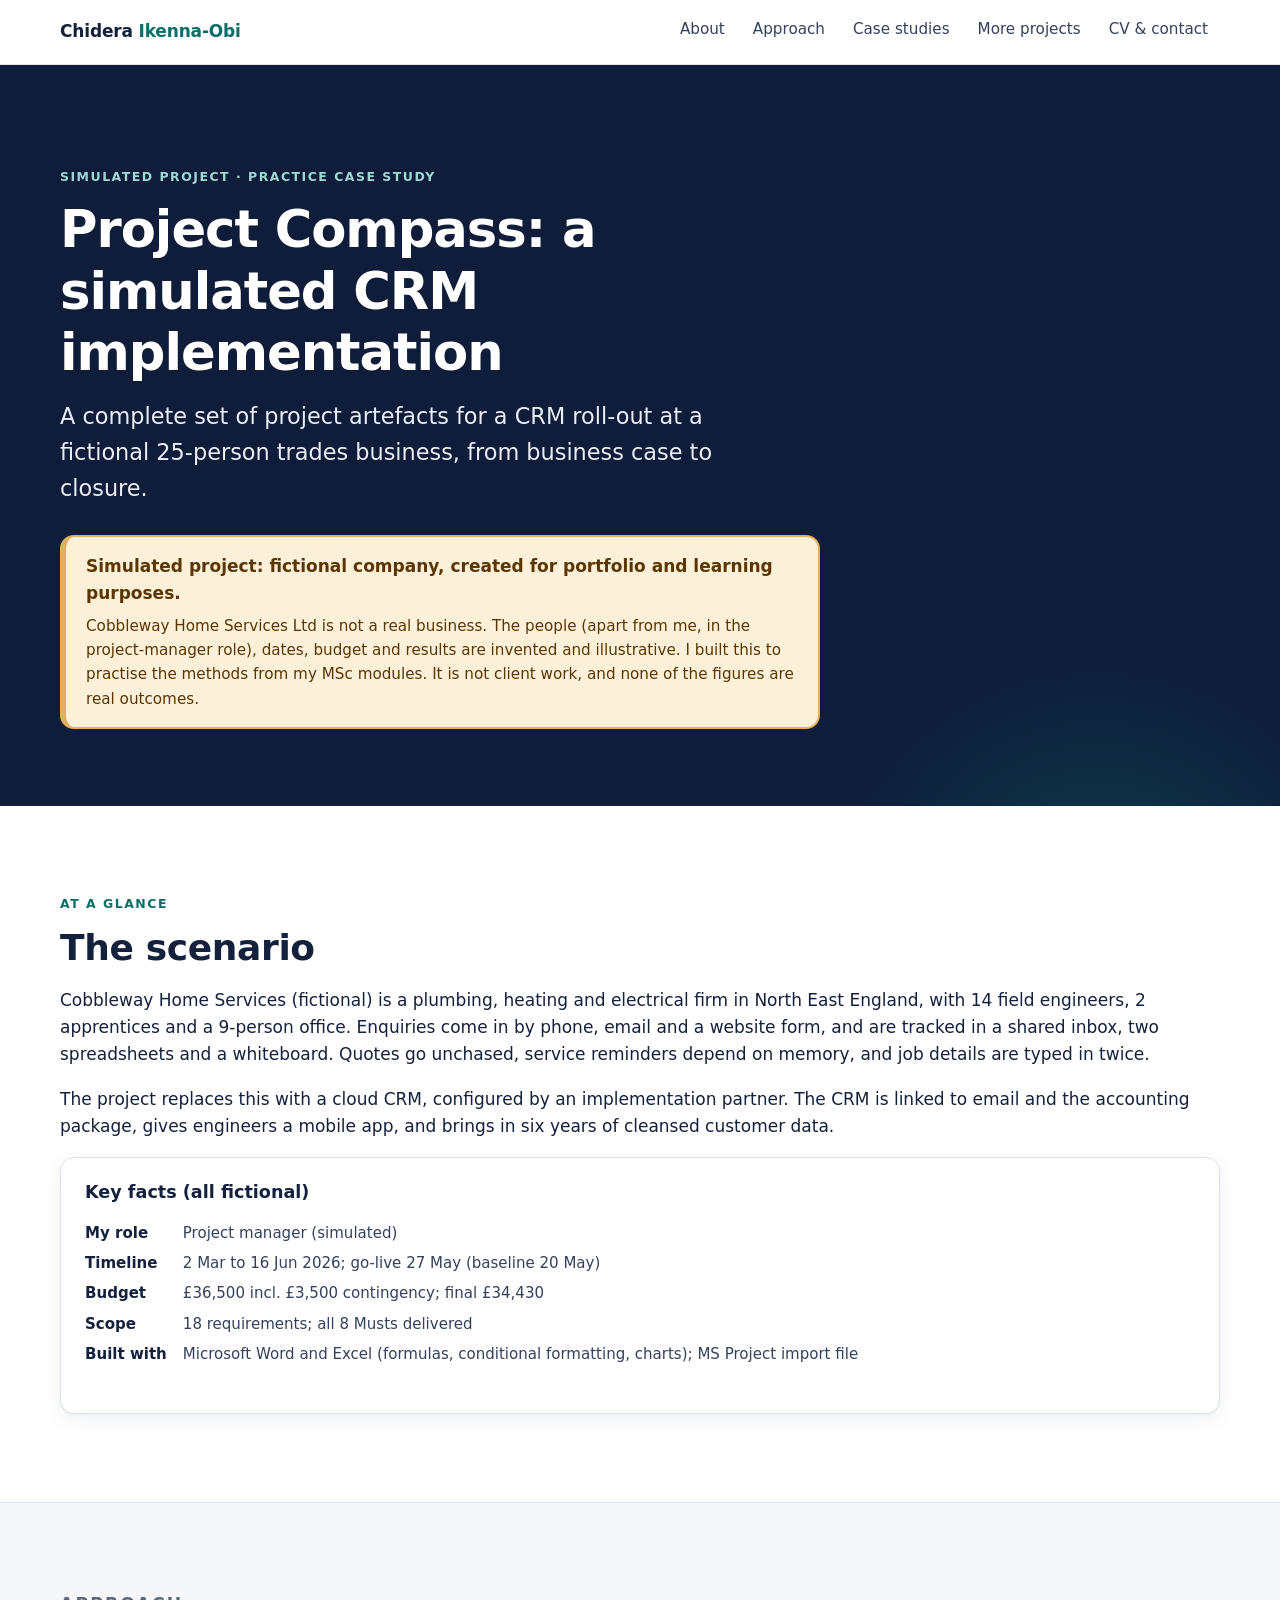
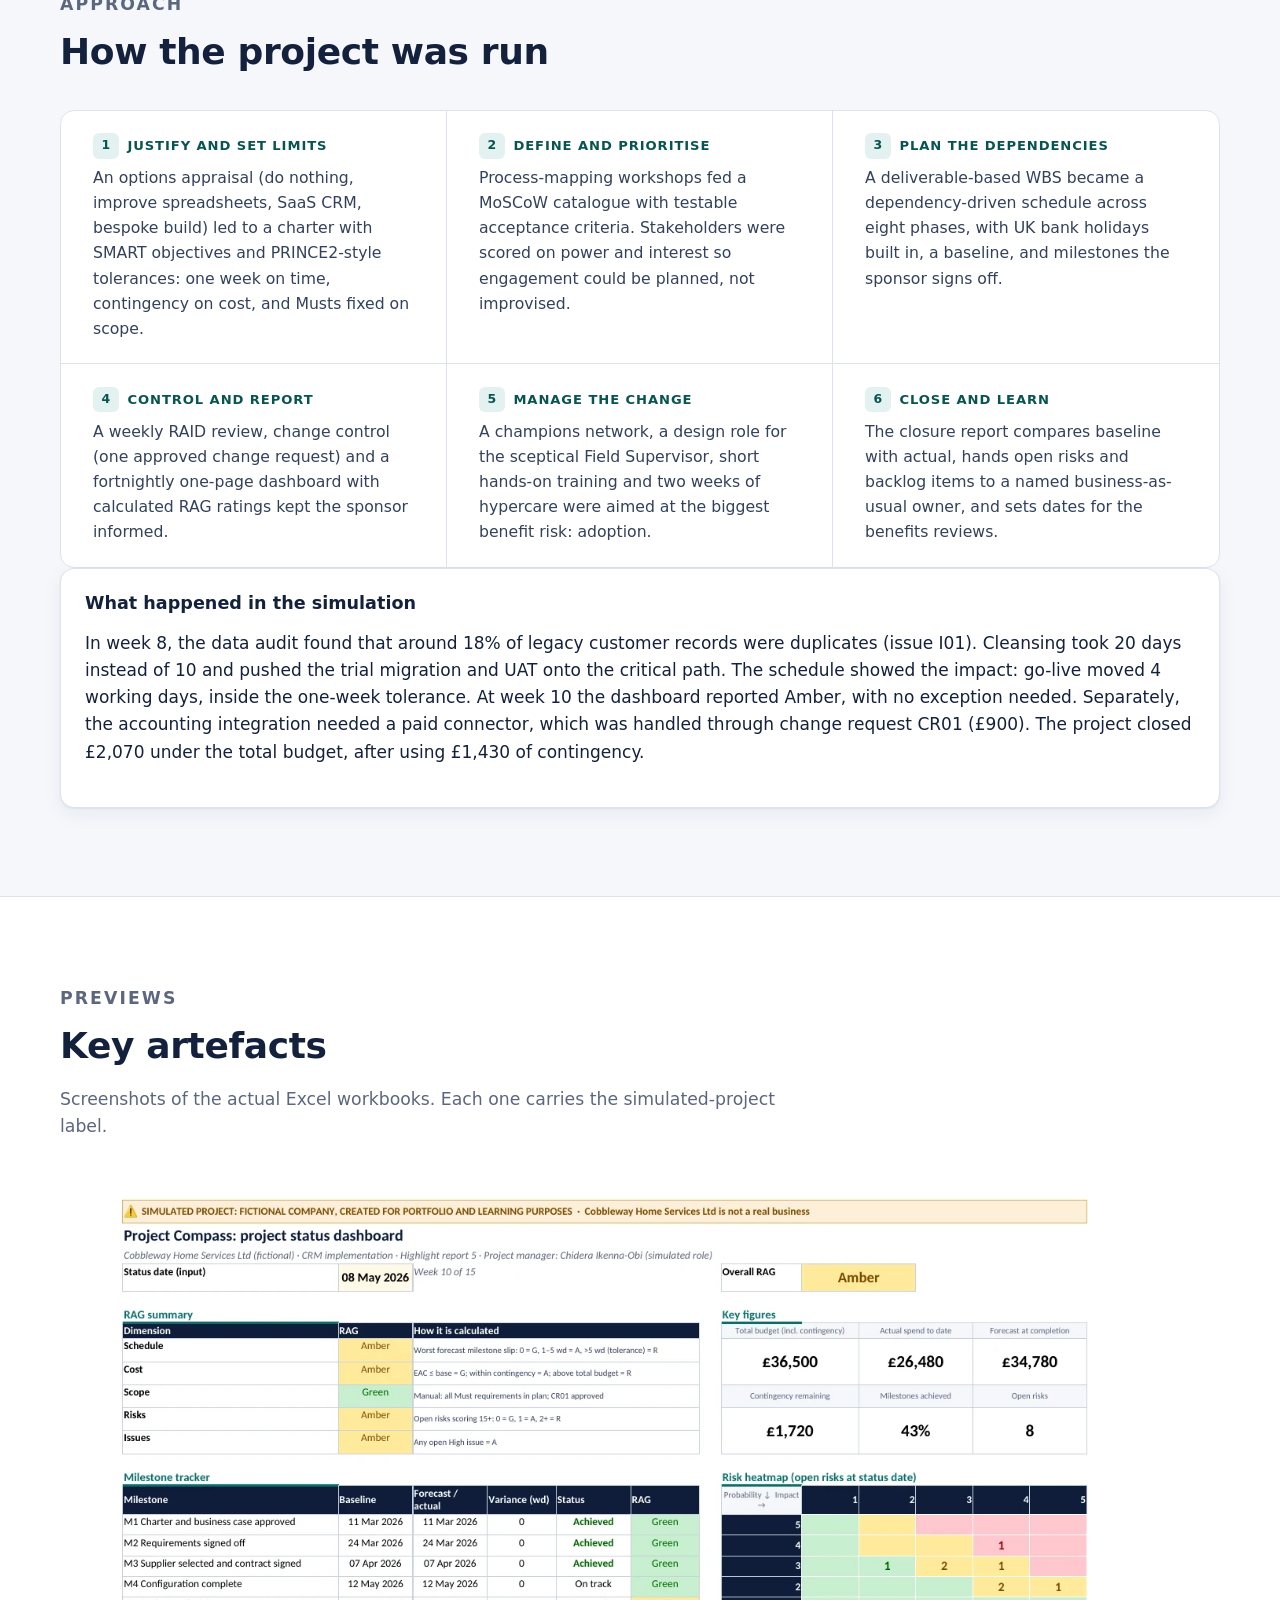
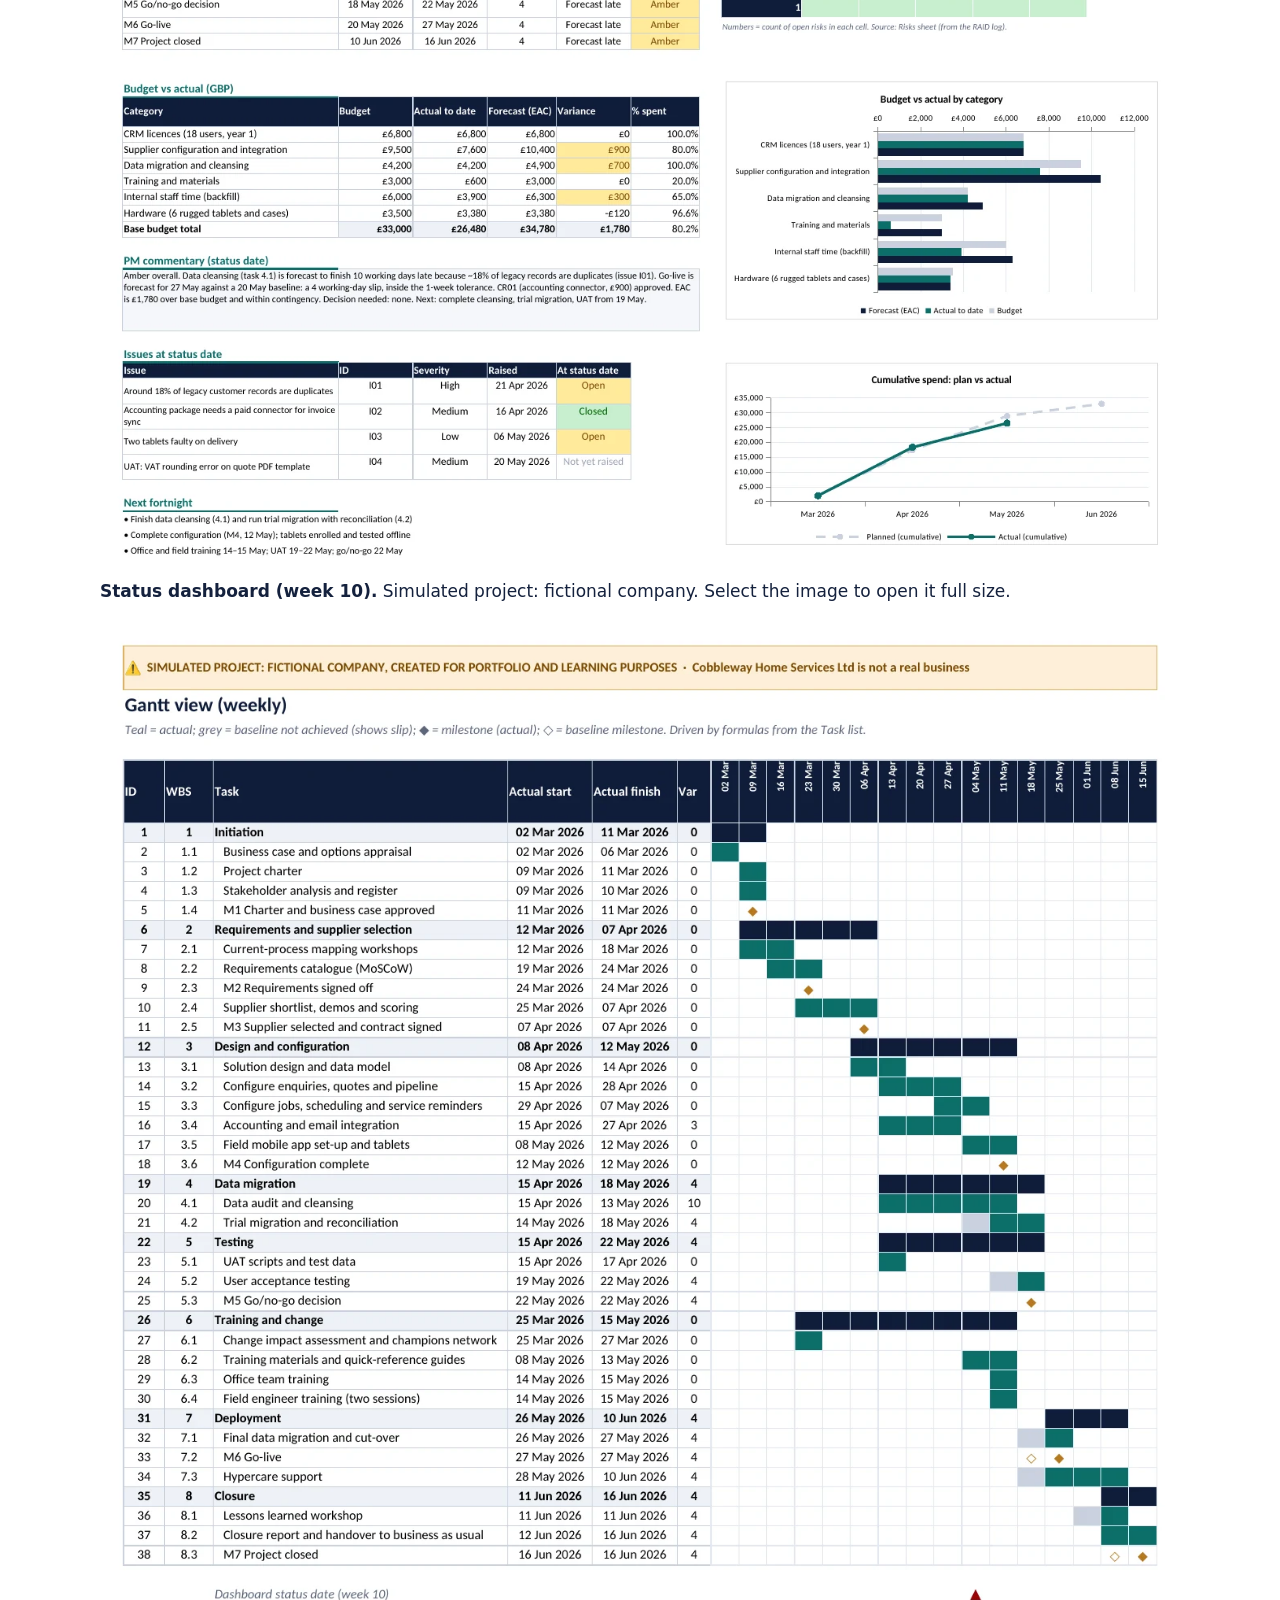
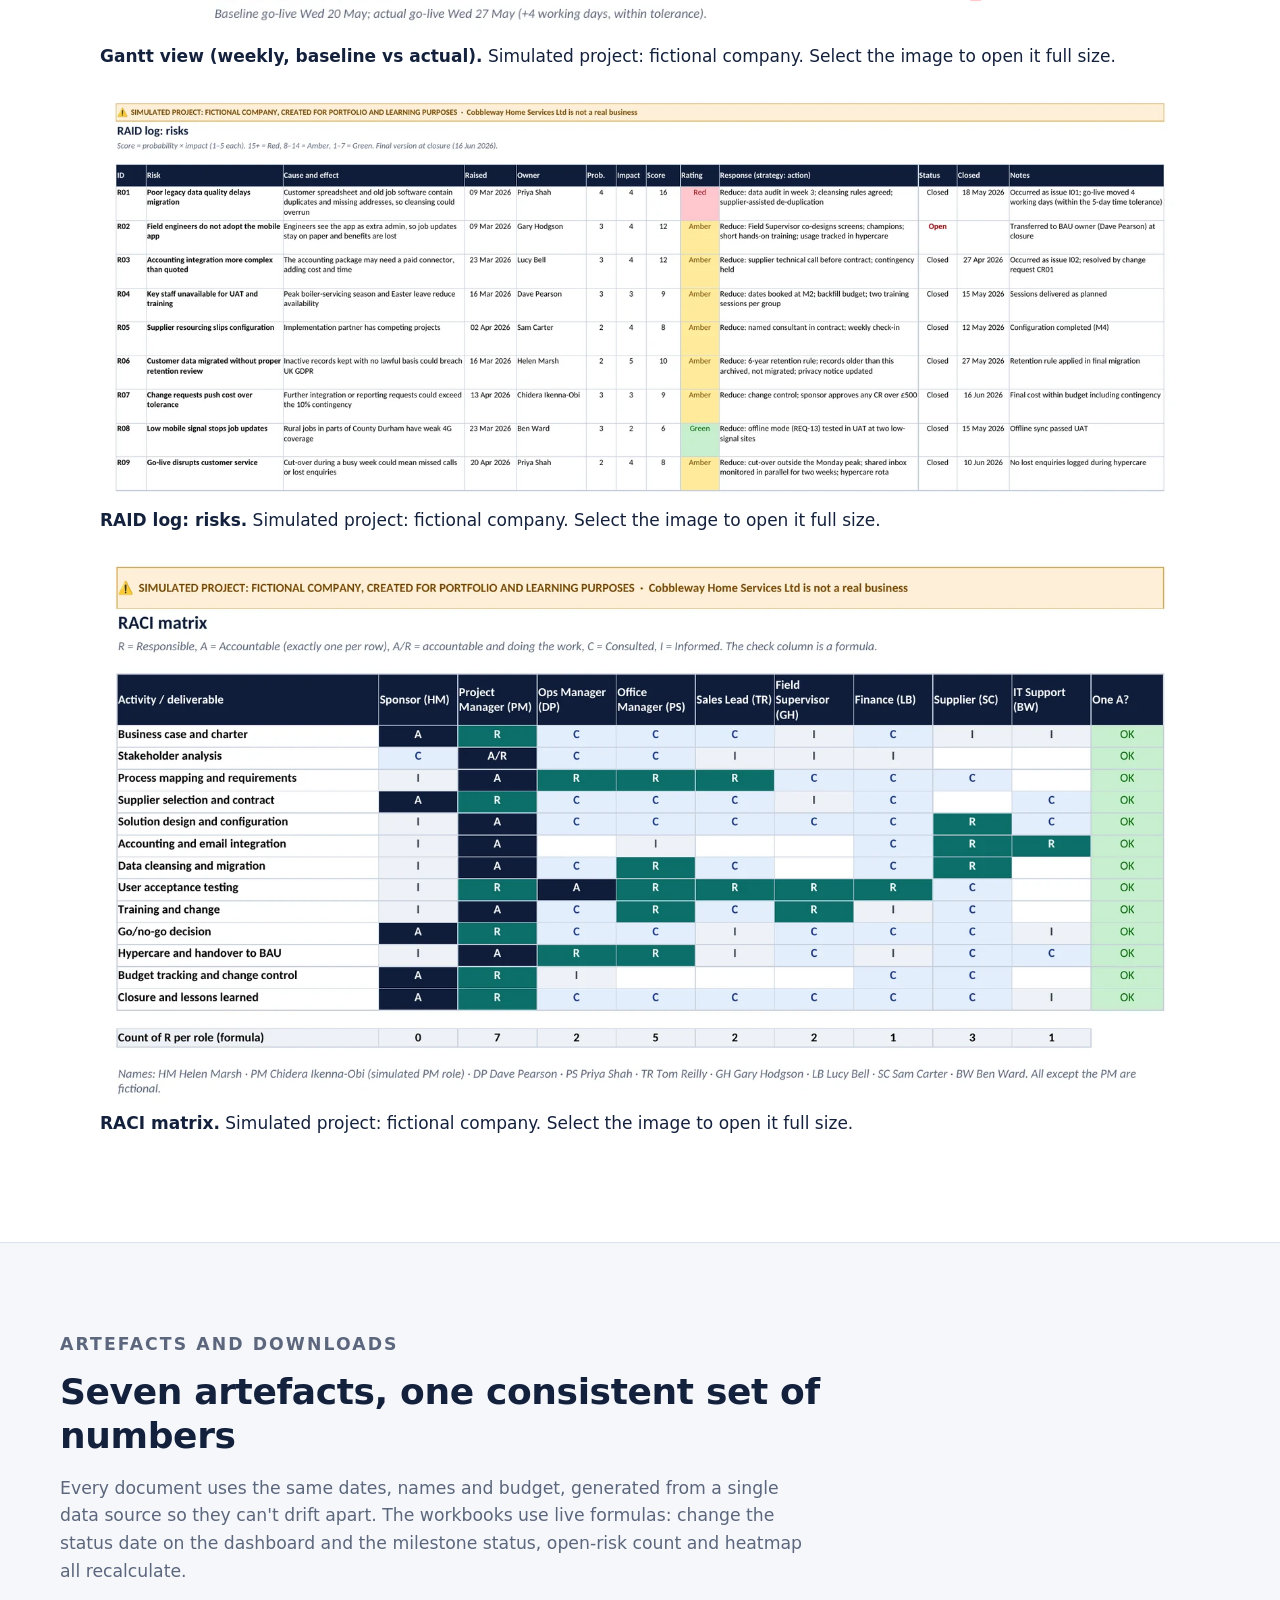
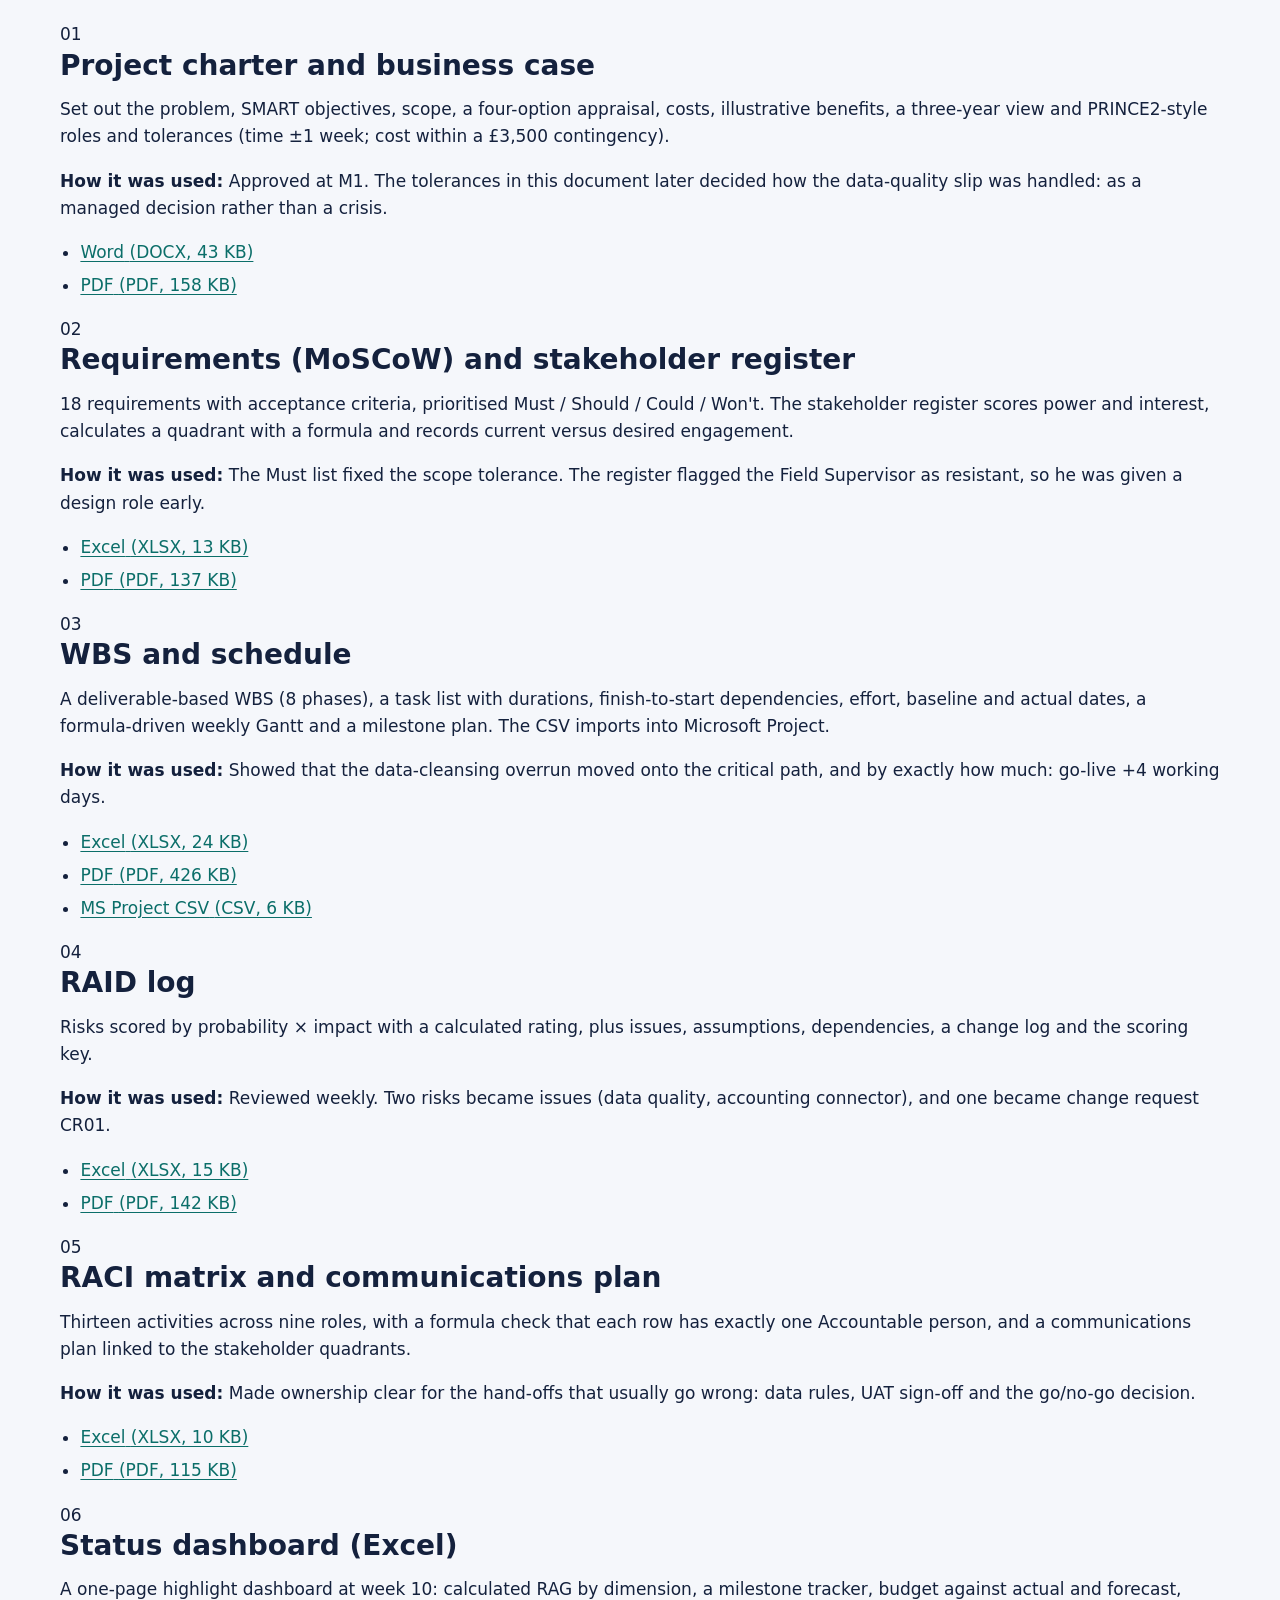
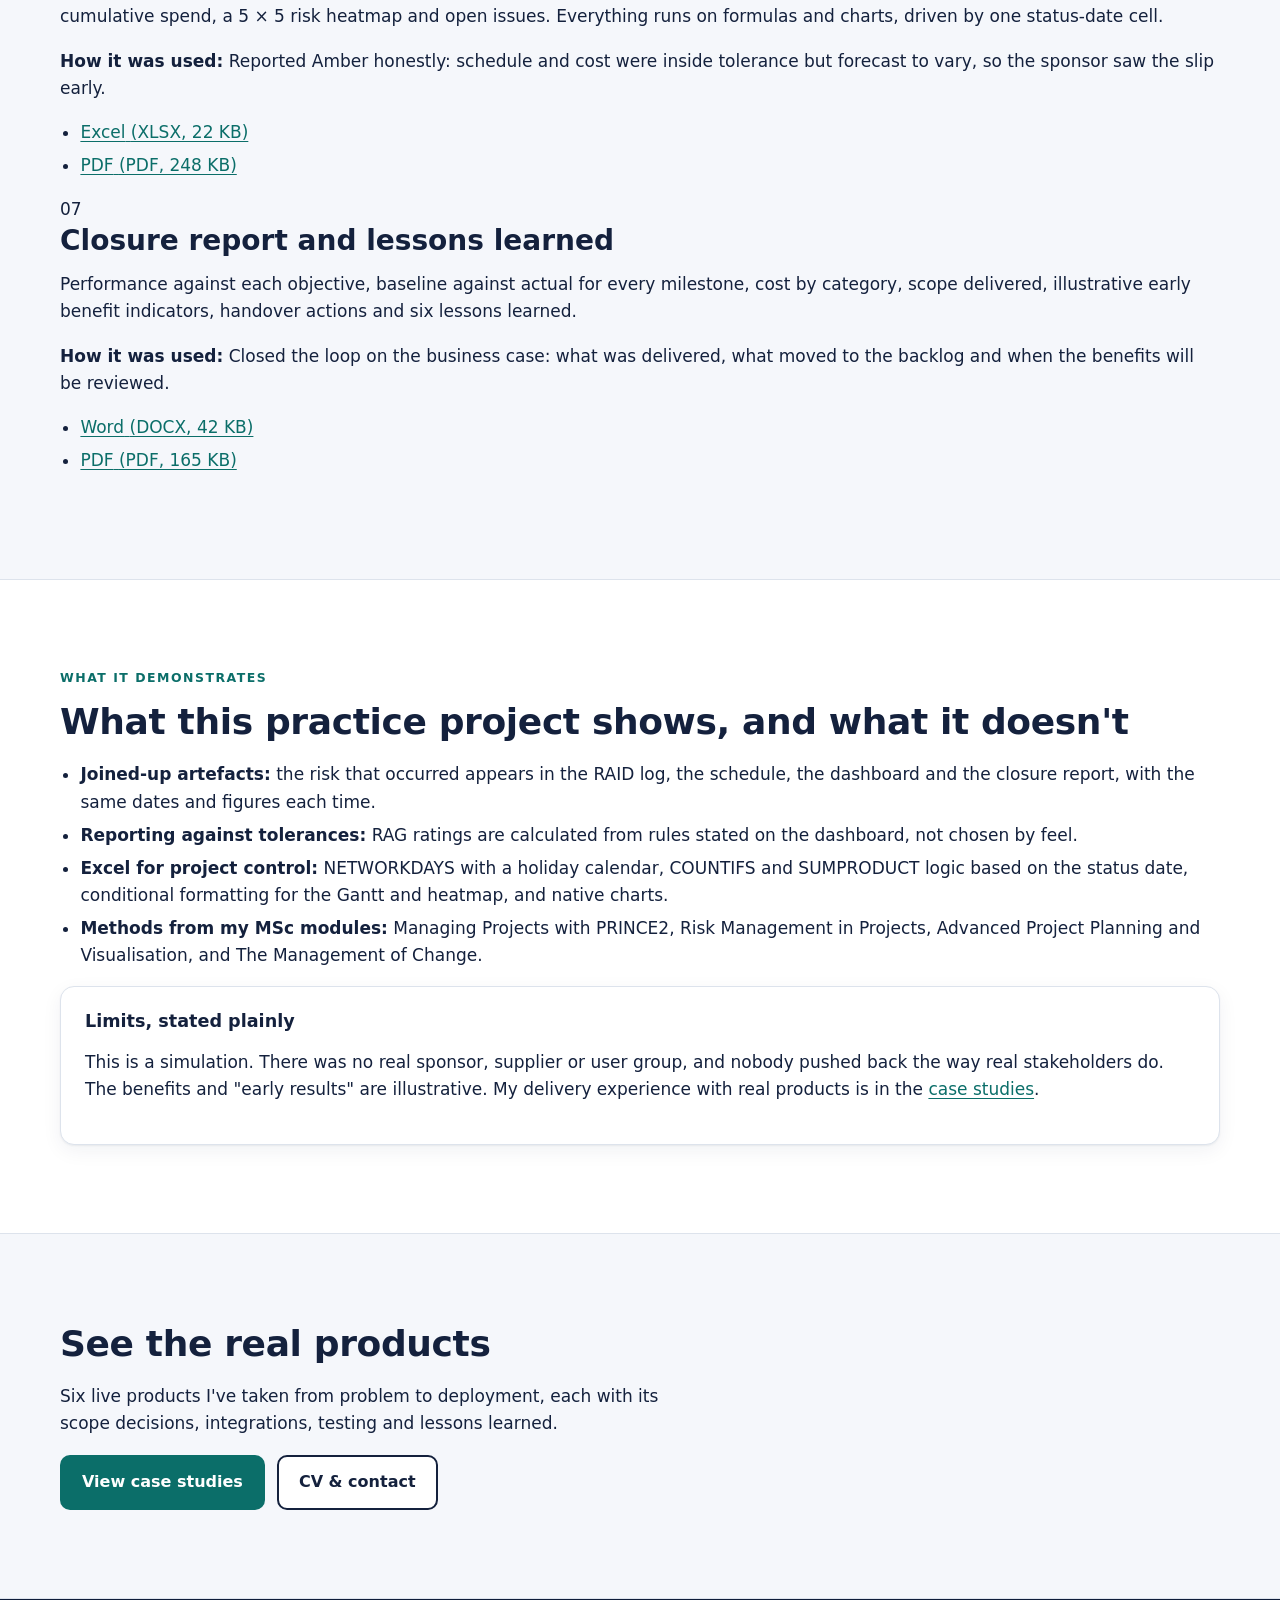
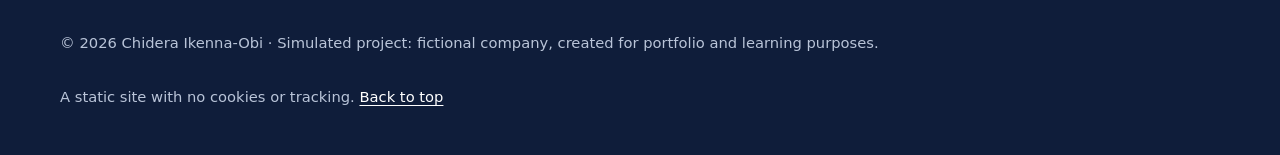
<file: simulated-crm/index.html>
<!doctype html>
<html lang="en-GB">
<head>
  <meta charset="utf-8">
  <meta name="viewport" content="width=device-width, initial-scale=1">
  <title>Simulated project: CRM implementation (practice case study) | Chidera Ikenna-Obi</title>
  <meta name="description" content="A clearly labelled simulated project-management case study: a CRM implementation for a fictional 25-person North East trades firm, with charter, MoSCoW requirements, WBS and Gantt, RAID log, RACI, an Excel status dashboard and a closure report.">
  <meta name="author" content="Chidera Ikenna-Obi">
  <meta property="og:title" content="Simulated project: CRM implementation | Chidera Ikenna-Obi">
  <meta property="og:description" content="Practice case study with a fictional company. Project artefacts built in Word and Excel, created for portfolio and learning purposes.">
  <meta property="og:type" content="article">
  <meta name="theme-color" content="#0f1d3a">
  <link rel="icon" href="../assets/favicon.svg" type="image/svg+xml">
  <link rel="stylesheet" href="../assets/css/styles.css">
</head>
<body>
  <a class="skip-link" href="#main">Skip to main content</a>

  <header class="site-header">
    <div class="container">
      <a class="brand" href="../">Chidera <span>Ikenna-Obi</span></a>
      <nav class="site-nav" aria-label="Main">
        <ul>
          <li><a href="../#about">About</a></li>
          <li><a href="../#approach">Approach</a></li>
          <li><a href="../#case-studies"><span class="lg">Case studies</span><span class="sm">Work</span></a></li>
          <li><a href="../#more-projects"><span class="lg">More projects</span><span class="sm">Projects</span></a></li>
          <li><a href="../#contact"><span class="lg">CV &amp; contact</span><span class="sm">Contact</span></a></li>
        </ul>
      </nav>
    </div>
  </header>

  <main id="main">
    <section class="hero hero-sim" id="top" aria-labelledby="sim-title">
      <div class="container">
        <p class="eyebrow">Simulated project · Practice case study</p>
        <h1 id="sim-title">Project Compass: a simulated CRM implementation</h1>
        <p class="lede">A complete set of project artefacts for a CRM roll-out at a fictional 25-person trades business, from business case to closure.</p>
        <div class="sim-notice" role="note" aria-label="Simulated project notice">
          <p><strong>Simulated project: fictional company, created for portfolio and learning purposes.</strong></p>
          <p>Cobbleway Home Services Ltd is not a real business. The people (apart from me, in the project-manager role), dates, budget and results are invented and illustrative. I built this to practise the methods from my MSc modules. It is not client work, and none of the figures are real outcomes.</p>
        </div>
      </div>
    </section>

    <section class="section" aria-labelledby="glance-title">
      <div class="container sim-glance">
        <div>
          <p class="eyebrow">At a glance</p>
          <h2 id="glance-title">The scenario</h2>
          <p>Cobbleway Home Services (fictional) is a plumbing, heating and electrical firm in North East England, with 14 field engineers, 2 apprentices and a 9-person office. Enquiries come in by phone, email and a website form, and are tracked in a shared inbox, two spreadsheets and a whiteboard. Quotes go unchased, service reminders depend on memory, and job details are typed in twice.</p>
          <p>The project replaces this with a cloud CRM, configured by an implementation partner. The CRM is linked to email and the accounting package, gives engineers a mobile app, and brings in six years of cleansed customer data.</p>
        </div>
        <aside class="panel" aria-labelledby="facts-title">
          <h3 id="facts-title">Key facts (all fictional)</h3>
          <dl class="facts">
            <dt>My role</dt><dd>Project manager (simulated)</dd>
            <dt>Timeline</dt><dd>2 Mar to 16 Jun 2026; go-live 27 May (baseline 20 May)</dd>
            <dt>Budget</dt><dd>£36,500 incl. £3,500 contingency; final £34,430</dd>
            <dt>Scope</dt><dd>18 requirements; all 8 Musts delivered</dd>
            <dt>Built with</dt><dd>Microsoft Word and Excel (formulas, conditional formatting, charts); MS Project import file</dd>
          </dl>
        </aside>
      </div>
    </section>

    <section class="section section-alt" aria-labelledby="approach-sim-title">
      <div class="container">
        <div class="section-head">
          <p class="eyebrow">Approach</p>
          <h2 id="approach-sim-title">How the project was run</h2>
        </div>
        <div class="sim-steps">
          <div class="case-sec"><h3 class="h4like"><span class="i" aria-hidden="true">1</span>Justify and set limits</h3><p>An options appraisal (do nothing, improve spreadsheets, SaaS CRM, bespoke build) led to a charter with SMART objectives and PRINCE2-style tolerances: one week on time, contingency on cost, and Musts fixed on scope.</p></div>
          <div class="case-sec"><h3 class="h4like"><span class="i" aria-hidden="true">2</span>Define and prioritise</h3><p>Process-mapping workshops fed a MoSCoW catalogue with testable acceptance criteria. Stakeholders were scored on power and interest so engagement could be planned, not improvised.</p></div>
          <div class="case-sec"><h3 class="h4like"><span class="i" aria-hidden="true">3</span>Plan the dependencies</h3><p>A deliverable-based WBS became a dependency-driven schedule across eight phases, with UK bank holidays built in, a baseline, and milestones the sponsor signs off.</p></div>
          <div class="case-sec"><h3 class="h4like"><span class="i" aria-hidden="true">4</span>Control and report</h3><p>A weekly RAID review, change control (one approved change request) and a fortnightly one-page dashboard with calculated RAG ratings kept the sponsor informed.</p></div>
          <div class="case-sec"><h3 class="h4like"><span class="i" aria-hidden="true">5</span>Manage the change</h3><p>A champions network, a design role for the sceptical Field Supervisor, short hands-on training and two weeks of hypercare were aimed at the biggest benefit risk: adoption.</p></div>
          <div class="case-sec"><h3 class="h4like"><span class="i" aria-hidden="true">6</span>Close and learn</h3><p>The closure report compares baseline with actual, hands open risks and backlog items to a named business-as-usual owner, and sets dates for the benefits reviews.</p></div>
        </div>
        <div class="sim-story panel">
          <h3>What happened in the simulation</h3>
          <p>In week 8, the data audit found that around 18% of legacy customer records were duplicates (issue I01). Cleansing took 20 days instead of 10 and pushed the trial migration and UAT onto the critical path. The schedule showed the impact: go-live moved 4 working days, inside the one-week tolerance. At week 10 the dashboard reported Amber, with no exception needed. Separately, the accounting integration needed a paid connector, which was handled through change request CR01 (£900). The project closed £2,070 under the total budget, after using £1,430 of contingency.</p>
        </div>
      </div>
    </section>

    <section class="section" aria-labelledby="previews-title">
      <div class="container">
        <div class="section-head">
          <p class="eyebrow">Previews</p>
          <h2 id="previews-title">Key artefacts</h2>
          <p>Screenshots of the actual Excel workbooks. Each one carries the simulated-project label.</p>
        </div>
        <div class="preview-grid">
          <figure class="preview-figure">
            <a href="../assets/img/simulated-crm/dashboard.png" aria-label="Open the Status dashboard (week 10) preview full size (PNG)"><img src="../assets/img/simulated-crm/dashboard.webp" width="1374" height="1274" loading="lazy" alt="Excel status dashboard for the simulated project at week 10. Overall RAG is Amber. Key figures: total budget £36,500, actual to date £26,480, forecast £34,780, contingency remaining £1,720, 43% of milestones achieved, 8 open risks. Also shows a milestone tracker, budget against actual table and bar chart, cumulative spend line chart, a 5 by 5 risk heatmap and an open-issues table."></a>
            <figcaption><strong>Status dashboard (week 10).</strong> Simulated project: fictional company. Select the image to open it full size.</figcaption>
          </figure>
          <figure class="preview-figure">
            <a href="../assets/img/simulated-crm/gantt.png" aria-label="Open the Gantt view (weekly, baseline vs actual) preview full size (PNG)"><img src="../assets/img/simulated-crm/gantt.webp" width="1331" height="1258" loading="lazy" alt="Weekly Gantt chart from 2 March to 16 June 2026 with eight phases. Teal bars show actual dates, grey cells show baseline weeks that slipped, and diamonds mark milestones. Data migration and testing slip by four working days, which moves go-live from 20 to 27 May."></a>
            <figcaption><strong>Gantt view (weekly, baseline vs actual).</strong> Simulated project: fictional company. Select the image to open it full size.</figcaption>
          </figure>
          <figure class="preview-figure">
            <a href="../assets/img/simulated-crm/raid-log.png" aria-label="Open the RAID log: risks preview full size (PNG)"><img src="../assets/img/simulated-crm/raid-log.webp" width="1600" height="621" loading="lazy" alt="RAID log risks sheet with nine risks, each with cause and effect, owner, probability, impact, calculated score and rating (one Red, most Amber), response, status and notes."></a>
            <figcaption><strong>RAID log: risks.</strong> Simulated project: fictional company. Select the image to open it full size.</figcaption>
          </figure>
          <figure class="preview-figure">
            <a href="../assets/img/simulated-crm/raci.png" aria-label="Open the RACI matrix preview full size (PNG)"><img src="../assets/img/simulated-crm/raci.webp" width="1600" height="828" loading="lazy" alt="RACI matrix of thirteen activities against nine roles, with Accountable and Responsible cells highlighted and a check column confirming each row has exactly one Accountable role."></a>
            <figcaption><strong>RACI matrix.</strong> Simulated project: fictional company. Select the image to open it full size.</figcaption>
          </figure>
        </div>
      </div>
    </section>

    <section class="section section-alt" id="artefacts" aria-labelledby="artefacts-title">
      <div class="container">
        <div class="section-head">
          <p class="eyebrow">Artefacts and downloads</p>
          <h2 id="artefacts-title">Seven artefacts, one consistent set of numbers</h2>
          <p>Every document uses the same dates, names and budget, generated from a single data source so they can't drift apart. The workbooks use live formulas: change the status date on the dashboard and the milestone status, open-risk count and heatmap all recalculate.</p>
        </div>
        <div class="artefact-grid">
          <article class="artefact-card" aria-labelledby="art-01">
            <span class="num" aria-hidden="true">01</span>
            <h3 id="art-01">Project charter and business case</h3>
            <p>Set out the problem, SMART objectives, scope, a four-option appraisal, costs, illustrative benefits, a three-year view and PRINCE2-style roles and tolerances (time ±1 week; cost within a £3,500 contingency).</p>
            <p class="evidence"><strong>How it was used:</strong> Approved at M1. The tolerances in this document later decided how the data-quality slip was handled: as a managed decision rather than a crisis.</p>
            <ul class="dl-list"><li><a href="../assets/simulated-crm/01_Project_Charter_and_Business_Case.docx" download>Word<span class="visually-hidden"> for the Project charter and business case</span> <span class="fsize">(DOCX, 43 KB)</span></a></li><li><a href="../assets/simulated-crm/01_Project_Charter_and_Business_Case.pdf" download>PDF<span class="visually-hidden"> for the Project charter and business case</span> <span class="fsize">(PDF, 158 KB)</span></a></li></ul>
          </article>
          <article class="artefact-card" aria-labelledby="art-02">
            <span class="num" aria-hidden="true">02</span>
            <h3 id="art-02">Requirements (MoSCoW) and stakeholder register</h3>
            <p>18 requirements with acceptance criteria, prioritised Must / Should / Could / Won't. The stakeholder register scores power and interest, calculates a quadrant with a formula and records current versus desired engagement.</p>
            <p class="evidence"><strong>How it was used:</strong> The Must list fixed the scope tolerance. The register flagged the Field Supervisor as resistant, so he was given a design role early.</p>
            <ul class="dl-list"><li><a href="../assets/simulated-crm/02_Requirements_MoSCoW_and_Stakeholder_Register.xlsx" download>Excel<span class="visually-hidden"> for the Requirements (MoSCoW) and stakeholder register</span> <span class="fsize">(XLSX, 13 KB)</span></a></li><li><a href="../assets/simulated-crm/02_Requirements_MoSCoW_and_Stakeholder_Register.pdf" download>PDF<span class="visually-hidden"> for the Requirements (MoSCoW) and stakeholder register</span> <span class="fsize">(PDF, 137 KB)</span></a></li></ul>
          </article>
          <article class="artefact-card" aria-labelledby="art-03">
            <span class="num" aria-hidden="true">03</span>
            <h3 id="art-03">WBS and schedule</h3>
            <p>A deliverable-based WBS (8 phases), a task list with durations, finish-to-start dependencies, effort, baseline and actual dates, a formula-driven weekly Gantt and a milestone plan. The CSV imports into Microsoft Project.</p>
            <p class="evidence"><strong>How it was used:</strong> Showed that the data-cleansing overrun moved onto the critical path, and by exactly how much: go-live +4 working days.</p>
            <ul class="dl-list"><li><a href="../assets/simulated-crm/03_WBS_and_Schedule.xlsx" download>Excel<span class="visually-hidden"> for the WBS and schedule</span> <span class="fsize">(XLSX, 24 KB)</span></a></li><li><a href="../assets/simulated-crm/03_WBS_and_Schedule.pdf" download>PDF<span class="visually-hidden"> for the WBS and schedule</span> <span class="fsize">(PDF, 426 KB)</span></a></li><li><a href="../assets/simulated-crm/03_MS_Project_Import_SIMULATED.csv" download>MS Project CSV<span class="visually-hidden"> for the WBS and schedule</span> <span class="fsize">(CSV, 6 KB)</span></a></li></ul>
          </article>
          <article class="artefact-card" aria-labelledby="art-04">
            <span class="num" aria-hidden="true">04</span>
            <h3 id="art-04">RAID log</h3>
            <p>Risks scored by probability × impact with a calculated rating, plus issues, assumptions, dependencies, a change log and the scoring key.</p>
            <p class="evidence"><strong>How it was used:</strong> Reviewed weekly. Two risks became issues (data quality, accounting connector), and one became change request CR01.</p>
            <ul class="dl-list"><li><a href="../assets/simulated-crm/04_RAID_Log.xlsx" download>Excel<span class="visually-hidden"> for the RAID log</span> <span class="fsize">(XLSX, 15 KB)</span></a></li><li><a href="../assets/simulated-crm/04_RAID_Log.pdf" download>PDF<span class="visually-hidden"> for the RAID log</span> <span class="fsize">(PDF, 142 KB)</span></a></li></ul>
          </article>
          <article class="artefact-card" aria-labelledby="art-05">
            <span class="num" aria-hidden="true">05</span>
            <h3 id="art-05">RACI matrix and communications plan</h3>
            <p>Thirteen activities across nine roles, with a formula check that each row has exactly one Accountable person, and a communications plan linked to the stakeholder quadrants.</p>
            <p class="evidence"><strong>How it was used:</strong> Made ownership clear for the hand-offs that usually go wrong: data rules, UAT sign-off and the go/no-go decision.</p>
            <ul class="dl-list"><li><a href="../assets/simulated-crm/05_RACI_and_Communications_Plan.xlsx" download>Excel<span class="visually-hidden"> for the RACI matrix and communications plan</span> <span class="fsize">(XLSX, 10 KB)</span></a></li><li><a href="../assets/simulated-crm/05_RACI_and_Communications_Plan.pdf" download>PDF<span class="visually-hidden"> for the RACI matrix and communications plan</span> <span class="fsize">(PDF, 115 KB)</span></a></li></ul>
          </article>
          <article class="artefact-card" aria-labelledby="art-06">
            <span class="num" aria-hidden="true">06</span>
            <h3 id="art-06">Status dashboard (Excel)</h3>
            <p>A one-page highlight dashboard at week 10: calculated RAG by dimension, a milestone tracker, budget against actual and forecast, cumulative spend, a 5 × 5 risk heatmap and open issues. Everything runs on formulas and charts, driven by one status-date cell.</p>
            <p class="evidence"><strong>How it was used:</strong> Reported Amber honestly: schedule and cost were inside tolerance but forecast to vary, so the sponsor saw the slip early.</p>
            <ul class="dl-list"><li><a href="../assets/simulated-crm/06_Status_Dashboard.xlsx" download>Excel<span class="visually-hidden"> for the Status dashboard (Excel)</span> <span class="fsize">(XLSX, 22 KB)</span></a></li><li><a href="../assets/simulated-crm/06_Status_Dashboard.pdf" download>PDF<span class="visually-hidden"> for the Status dashboard (Excel)</span> <span class="fsize">(PDF, 248 KB)</span></a></li></ul>
          </article>
          <article class="artefact-card" aria-labelledby="art-07">
            <span class="num" aria-hidden="true">07</span>
            <h3 id="art-07">Closure report and lessons learned</h3>
            <p>Performance against each objective, baseline against actual for every milestone, cost by category, scope delivered, illustrative early benefit indicators, handover actions and six lessons learned.</p>
            <p class="evidence"><strong>How it was used:</strong> Closed the loop on the business case: what was delivered, what moved to the backlog and when the benefits will be reviewed.</p>
            <ul class="dl-list"><li><a href="../assets/simulated-crm/07_Closure_Report_and_Lessons_Learned.docx" download>Word<span class="visually-hidden"> for the Closure report and lessons learned</span> <span class="fsize">(DOCX, 42 KB)</span></a></li><li><a href="../assets/simulated-crm/07_Closure_Report_and_Lessons_Learned.pdf" download>PDF<span class="visually-hidden"> for the Closure report and lessons learned</span> <span class="fsize">(PDF, 165 KB)</span></a></li></ul>
          </article>
        </div>
      </div>
    </section>

    <section class="section" aria-labelledby="demo-title">
      <div class="container sim-glance">
        <div>
          <p class="eyebrow">What it demonstrates</p>
          <h2 id="demo-title">What this practice project shows, and what it doesn't</h2>
          <ul class="sim-list">
            <li><strong>Joined-up artefacts:</strong> the risk that occurred appears in the RAID log, the schedule, the dashboard and the closure report, with the same dates and figures each time.</li>
            <li><strong>Reporting against tolerances:</strong> RAG ratings are calculated from rules stated on the dashboard, not chosen by feel.</li>
            <li><strong>Excel for project control:</strong> NETWORKDAYS with a holiday calendar, COUNTIFS and SUMPRODUCT logic based on the status date, conditional formatting for the Gantt and heatmap, and native charts.</li>
            <li><strong>Methods from my MSc modules:</strong> Managing Projects with PRINCE2, Risk Management in Projects, Advanced Project Planning and Visualisation, and The Management of Change.</li>
          </ul>
        </div>
        <aside class="panel" aria-labelledby="limits-title">
          <h3 id="limits-title">Limits, stated plainly</h3>
          <p>This is a simulation. There was no real sponsor, supplier or user group, and nobody pushed back the way real stakeholders do. The benefits and "early results" are illustrative. My delivery experience with real products is in the <a href="../#case-studies">case studies</a>.</p>
        </aside>
      </div>
    </section>

    <section class="section section-alt" aria-labelledby="back-title">
      <div class="container cta-band">
        <div>
          <h2 id="back-title">See the real products</h2>
          <p>Six live products I've taken from problem to deployment, each with its scope decisions, integrations, testing and lessons learned.</p>
          <div class="btn-row">
            <a class="btn btn-primary" href="../#case-studies">View case studies</a>
            <a class="btn btn-secondary" href="../#contact">CV &amp; contact</a>
          </div>
        </div>
      </div>
    </section>
  </main>

  <footer class="site-footer">
    <div class="container">
      <p>© 2026 Chidera Ikenna-Obi · Simulated project: fictional company, created for portfolio and learning purposes.</p>
      <p>A static site with no cookies or tracking. <a href="#top">Back to top</a></p>
    </div>
  </footer>
</body>
</html>
</file>
<file: assets/css/styles.css>
/* Chidera Ikenna-Obi — portfolio. Plain CSS, no frameworks, no external requests. */
:root {
  --ink: #14213d;
  --ink-2: #33415c;
  --muted: #5c677d;
  --line: #dde3ec;
  --bg: #ffffff;
  --bg-alt: #f5f7fb;
  --navy: #0f1d3a;
  --accent: #0b6e69;
  --accent-dark: #085450;
  --accent-soft: #e3f2f1;
  --gold: #b7791f;
  --radius: 14px;
  --shadow: 0 1px 2px rgba(20, 33, 61, .06), 0 6px 20px rgba(20, 33, 61, .06);
  --max: 1160px;
  --font: system-ui, -apple-system, "Segoe UI", Roboto, "Helvetica Neue", Arial, sans-serif;
  --font-serif: Georgia, "Times New Roman", serif;
}
*, *::before, *::after { box-sizing: border-box; }
html { scroll-behavior: smooth; scroll-padding-top: 76px; -webkit-text-size-adjust: 100%; }
@media (prefers-reduced-motion: reduce) { html { scroll-behavior: auto; } * { transition: none !important; } }
body { margin: 0; font-family: var(--font); color: var(--ink); background: var(--bg); line-height: 1.6; font-size: 1.0625rem; }
img { max-width: 100%; height: auto; display: block; }
a { color: var(--accent); text-underline-offset: 3px; }
a:hover { color: var(--accent-dark); }
:focus-visible { outline: 3px solid var(--gold); outline-offset: 3px; border-radius: 4px; }
h1, h2, h3, h4 { line-height: 1.2; margin: 0 0 .5em; color: var(--ink); }
h2 { font-size: clamp(1.75rem, 3vw, 2.25rem); letter-spacing: -.01em; }
h3 { font-size: clamp(1.4rem, 2.4vw, 1.75rem); }
h4 { font-size: 1.02rem; }
p { margin: 0 0 1em; }
ul { margin: 0 0 1em; padding-left: 1.2em; }
li { margin-bottom: .35em; }

.container { width: min(100% - 2.5rem, var(--max)); margin-inline: auto; }
.skip-link { position: absolute; left: -999px; top: 0; background: var(--ink); color: #fff; padding: .6rem 1rem; z-index: 100; }
.skip-link:focus { left: 1rem; top: 1rem; color: #fff; }
.visually-hidden { position: absolute !important; width: 1px; height: 1px; overflow: hidden; clip: rect(0 0 0 0); white-space: nowrap; }

/* Header */
.site-header { position: sticky; top: 0; z-index: 50; background: rgba(255,255,255,.94); backdrop-filter: saturate(1.4) blur(8px); border-bottom: 1px solid var(--line); }
.site-header .container { display: flex; align-items: center; justify-content: space-between; gap: 1rem; min-height: 64px; }
.brand { font-weight: 700; color: var(--ink); text-decoration: none; letter-spacing: -.01em; white-space: nowrap; }
.brand span { color: var(--accent); }
.site-nav ul { list-style: none; display: flex; gap: .25rem; margin: 0; padding: 0; }
.site-nav a { display: block; padding: .5rem .75rem; border-radius: 8px; color: var(--ink-2); text-decoration: none; font-size: .95rem; font-weight: 500; }
.site-nav a:hover { background: var(--bg-alt); color: var(--ink); }

/* Buttons */
.btn { display: inline-flex; align-items: center; gap: .5rem; padding: .8rem 1.25rem; border-radius: 10px; font-weight: 600; font-size: 1rem; text-decoration: none; border: 2px solid transparent; transition: background .15s, color .15s, border-color .15s; }
.btn-primary { background: var(--accent); color: #fff; }
.btn-primary:hover { background: var(--accent-dark); color: #fff; }
.btn-secondary { background: #fff; color: var(--ink); border-color: var(--ink); }
.btn-secondary:hover { background: var(--ink); color: #fff; }
.btn-ghost { color: var(--ink); border-color: var(--line); background: #fff; }
.btn-ghost:hover { border-color: var(--ink); color: var(--ink); }
.btn-sm { padding: .55rem .9rem; font-size: .92rem; }
.btn-row { display: flex; flex-wrap: wrap; gap: .75rem; }

/* Hero */
.hero { background: var(--navy); color: #e8edf6; padding: clamp(3.5rem, 8vw, 6.5rem) 0 clamp(3rem, 6vw, 5rem); position: relative; overflow: hidden; }
.hero::after { content: ""; position: absolute; inset: auto -10% -60% auto; width: 620px; height: 620px; border-radius: 50%; background: radial-gradient(circle, rgba(11,110,105,.45), rgba(11,110,105,0) 65%); pointer-events: none; }
.hero .container { position: relative; z-index: 1; }
.hero .eyebrow { color: #9fd8d3; }
.hero h1 { color: #fff; font-size: clamp(2.4rem, 6vw, 4rem); letter-spacing: -.02em; margin-bottom: .3em; }
.hero .lede { font-size: clamp(1.15rem, 2.1vw, 1.4rem); max-width: 46ch; color: #e8edf6; }
.hero .sub { color: #b9c4d8; max-width: 60ch; }
.hero .btn-secondary { background: transparent; color: #fff; border-color: #fff; }
.hero .btn-secondary:hover { background: #fff; color: var(--navy); }
.hero .btn-ghost { background: transparent; color: #fff; border-color: rgba(255,255,255,.35); }
.hero .btn-ghost:hover { border-color: #fff; color: #fff; }
.hero-grid { display: grid; grid-template-columns: 1.5fr 1fr; gap: 3rem; align-items: center; }
.nowrap { white-space: nowrap; }
.process { background: rgba(255,255,255,.06); border: 1px solid rgba(255,255,255,.14); border-radius: var(--radius); padding: 1.5rem 1.6rem; }
.process h2 { color: #fff; font-size: 1rem; font-weight: 600; margin-bottom: 1rem; letter-spacing: 0; }
.process ol { list-style: none; counter-reset: step; margin: 0; padding: 0; }
.process li { counter-increment: step; display: flex; align-items: baseline; gap: .75rem; padding: .5rem 0; border-top: 1px solid rgba(255,255,255,.1); margin: 0; color: #cfd8e7; font-size: .97rem; }
.process li:first-child { border-top: 0; }
.process li::before { content: counter(step, decimal-leading-zero); font-family: var(--font-serif); color: #3fb3aa; font-weight: 700; font-size: .9rem; min-width: 1.6rem; }
.process li span { color: #fff; font-weight: 600; }
.site-nav .sm { display: none; }
.hero-facts { list-style: none; padding: 0; margin: 2.5rem 0 0; display: grid; grid-template-columns: repeat(3, minmax(0, 1fr)); gap: 1rem; max-width: 860px; }
.hero-facts li { border-left: 3px solid #3fb3aa; padding: .2rem 0 .2rem 1rem; margin: 0; color: #cfd8e7; font-size: .95rem; }
.hero-facts strong { display: block; color: #fff; font-size: 1.15rem; }
.targets { margin-top: 1.75rem; color: #b9c4d8; font-size: .95rem; }
.targets strong { color: #fff; font-weight: 600; }

.eyebrow { text-transform: uppercase; letter-spacing: .12em; font-size: .78rem; font-weight: 700; color: var(--accent); margin-bottom: .75rem; }

/* Sections */
.section { padding: clamp(3.5rem, 7vw, 5.5rem) 0; }
.section-alt { background: var(--bg-alt); border-block: 1px solid var(--line); }
.section-head { max-width: 760px; margin-bottom: 2.25rem; }
.section-head p { color: var(--muted); font-size: 1.08rem; }

/* About */
.about-grid { display: grid; grid-template-columns: 1.35fr 1fr; gap: 3rem; align-items: start; }
.about-copy p { color: var(--ink-2); }
.panel { background: #fff; border: 1px solid var(--line); border-radius: var(--radius); padding: 1.5rem; box-shadow: var(--shadow); }
.panel h3 { font-size: 1.1rem; margin-bottom: 1rem; }
.timeline { list-style: none; padding: 0; margin: 0; }
.timeline li { padding: 0 0 1rem 1.1rem; border-left: 2px solid var(--line); position: relative; margin: 0; }
.timeline li::before { content: ""; position: absolute; left: -6px; top: .45rem; width: 10px; height: 10px; border-radius: 50%; background: var(--accent); }
.timeline li:last-child { padding-bottom: 0; }
.timeline .when { display: block; font-size: .85rem; color: var(--muted); }
.timeline .what { font-weight: 600; display: block; }
.timeline .where { font-size: .93rem; color: var(--ink-2); }
.modules { margin-top: 1.25rem; padding-top: 1.25rem; border-top: 1px solid var(--line); }
.modules h4 { font-size: .95rem; }
.modules ul { font-size: .93rem; color: var(--ink-2); margin: 0; }

/* Approach */
.approach-grid { display: grid; grid-template-columns: repeat(3, minmax(0, 1fr)); gap: 1.25rem; }
.approach-card { background: #fff; border: 1px solid var(--line); border-radius: var(--radius); padding: 1.4rem 1.4rem 1.1rem; }
.approach-card .num { font-family: var(--font-serif); color: var(--accent); font-size: 1.4rem; font-weight: 700; display: block; margin-bottom: .2rem; }
.approach-card h3 { font-size: 1.12rem; }
.approach-card p { color: var(--ink-2); font-size: .97rem; }
.approach-card .evidence { font-size: .9rem; color: var(--muted); border-top: 1px dashed var(--line); padding-top: .7rem; margin: 0; }
.tools { margin-top: 2rem; display: grid; grid-template-columns: repeat(2, minmax(0, 1fr)); gap: 1.25rem; }
.chips { list-style: none; padding: 0; margin: 0; display: flex; flex-wrap: wrap; gap: .45rem; }
.chips li { margin: 0; background: var(--accent-soft); color: #064541; border-radius: 999px; padding: .3rem .75rem; font-size: .88rem; font-weight: 500; }
.chips.neutral li { background: #eef1f6; color: var(--ink-2); }

/* Case study index */
.case-index { list-style: none; padding: 0; margin: 0 0 3rem; display: grid; grid-template-columns: repeat(3, minmax(0, 1fr)); gap: .75rem; }
.case-index li { margin: 0; }
.case-index a { display: flex; gap: .75rem; align-items: baseline; padding: .9rem 1rem; border: 1px solid var(--line); border-radius: 10px; text-decoration: none; color: var(--ink); background: #fff; height: 100%; }
.case-index a:hover { border-color: var(--accent); }
.case-index .n { font-family: var(--font-serif); color: var(--accent); font-weight: 700; }
.case-index .t { font-weight: 600; display: block; }
.case-index .d { font-size: .88rem; color: var(--muted); display: block; }

/* Case studies */
.case { border: 1px solid var(--line); border-radius: calc(var(--radius) + 4px); background: #fff; box-shadow: var(--shadow); margin-bottom: 2.5rem; overflow: hidden; }
.case-head { display: grid; grid-template-columns: 1.1fr 1fr; gap: 2rem; padding: 2rem 2rem 1.5rem; align-items: start; }
.case-head .eyebrow { margin-bottom: .5rem; }
.case-head .lede { color: var(--ink-2); font-size: 1.08rem; }
.case-figure { margin: 0; border-radius: 10px; overflow: hidden; border: 1px solid var(--line); background: var(--bg-alt); }
.case-figure img { width: 100%; aspect-ratio: 16 / 10; object-fit: cover; object-position: top; }
.case-figure figcaption { font-size: .8rem; color: var(--muted); padding: .45rem .75rem; border-top: 1px solid var(--line); background: #fff; }
.facts { display: grid; grid-template-columns: max-content 1fr; gap: .4rem 1rem; margin: 1.1rem 0 1.4rem; font-size: .94rem; }
.facts dt { font-weight: 700; color: var(--ink); }
.facts dd { margin: 0; color: var(--ink-2); }
.case-body { display: grid; grid-template-columns: repeat(2, minmax(0, 1fr)); border-top: 1px solid var(--line); }
.case-sec { padding: 1.4rem 2rem; border-bottom: 1px solid var(--line); }
.case-sec:nth-child(odd) { border-right: 1px solid var(--line); }
.case-sec:nth-last-child(-n+2) { border-bottom: 0; }
.case-sec h4 { display: flex; align-items: center; gap: .55rem; color: var(--accent-dark); text-transform: uppercase; letter-spacing: .07em; font-size: .82rem; }
.case-sec h4 .i { display: inline-grid; place-items: center; width: 1.6rem; height: 1.6rem; border-radius: 6px; background: var(--accent-soft); color: var(--accent-dark); font-size: .78rem; letter-spacing: 0; }
.case-sec p, .case-sec li { color: var(--ink-2); font-size: .98rem; }
.case-sec ul { margin-bottom: .5rem; }
.case-sec p:last-child, .case-sec ul:last-child { margin-bottom: 0; }
.moscow { display: grid; grid-template-columns: max-content 1fr; gap: .3rem .75rem; margin: 0 0 .5rem; font-size: .95rem; }
.moscow dt { font-weight: 700; font-size: .78rem; text-transform: uppercase; letter-spacing: .05em; padding: .15rem .45rem; border-radius: 5px; align-self: start; margin-top: .15rem; }
.moscow dd { margin: 0; color: var(--ink-2); }
.moscow .m { background: #dff3e6; color: #14532d; }
.moscow .s { background: #e3eefc; color: #1e3a8a; }
.moscow .c { background: #fdf0d8; color: #7c4a03; }
.moscow .w { background: #eef1f6; color: #3b4354; }

/* More projects */
.more-grid { display: grid; grid-template-columns: repeat(3, minmax(0, 1fr)); gap: 1.25rem; }
.project-card { display: flex; flex-direction: column; background: #fff; border: 1px solid var(--line); border-radius: var(--radius); overflow: hidden; }
.project-card img { aspect-ratio: 16 / 10; object-fit: cover; object-position: top; border-bottom: 1px solid var(--line); background: var(--bg-alt); }
.project-card .placeholder { aspect-ratio: 16 / 10; display: grid; place-items: center; background: linear-gradient(135deg, #0f1d3a, #0b6e69); color: #fff; font-weight: 700; font-size: 1.1rem; border-bottom: 1px solid var(--line); text-align: center; padding: 1rem; }
.project-card .body { padding: 1.1rem 1.2rem 1.25rem; display: flex; flex-direction: column; flex: 1; }
.project-card h3 { font-size: 1.1rem; margin-bottom: .35rem; }
.project-card p { color: var(--ink-2); font-size: .95rem; flex: 1; }
.project-card .btn { align-self: flex-start; }
.tag { display: inline-block; font-size: .75rem; font-weight: 700; text-transform: uppercase; letter-spacing: .06em; color: var(--muted); margin-bottom: .4rem; }

/* CV + contact */
.cta-band { display: grid; grid-template-columns: 1.2fr 1fr; gap: 2rem; align-items: center; }
.contact-list { list-style: none; padding: 0; margin: 0; display: grid; gap: .9rem; }
.contact-list li { margin: 0; display: grid; grid-template-columns: 7rem 1fr; gap: .75rem; align-items: baseline; }
.contact-list .k { font-size: .82rem; font-weight: 700; text-transform: uppercase; letter-spacing: .07em; color: var(--muted); }
.contact-list a, .contact-list span.v { font-size: 1.08rem; font-weight: 600; color: var(--ink); word-break: break-word; }

.site-footer { background: var(--navy); color: #b9c4d8; padding: 2rem 0; font-size: .92rem; }
.site-footer .container { display: flex; flex-wrap: wrap; gap: 1rem; justify-content: space-between; }
.site-footer a { color: #fff; }

/* Responsive */
@media (max-width: 980px) {
  .about-grid, .case-head, .cta-band, .hero-grid { grid-template-columns: 1fr; }
  .process { display: none; }
  .case-head .case-figure { order: -1; }
  .approach-grid, .more-grid, .case-index { grid-template-columns: repeat(2, minmax(0, 1fr)); }
}
@media (max-width: 720px) {
  body { font-size: 1rem; }
  .site-header .container { flex-direction: column; align-items: stretch; gap: 0; padding: .5rem 0 0; }
  .brand { padding: .25rem 0 .1rem; }
  .site-nav { margin: 0 -.5rem; }
  .site-nav ul { gap: 0; justify-content: space-between; }
  .site-nav a { padding: .5rem .5rem; white-space: nowrap; font-size: .92rem; }
  .site-nav .lg { display: none; }
  .site-nav .sm { display: inline; }
  .hero h1 { font-size: clamp(2rem, 9vw, 2.6rem); }
  html { scroll-padding-top: 100px; }
  .hero-facts { grid-template-columns: 1fr; gap: .9rem; }
  .approach-grid, .more-grid, .case-index, .tools { grid-template-columns: 1fr; }
  .case-head { padding: 1.4rem 1.25rem 1.25rem; gap: 1.25rem; }
  .case-body { grid-template-columns: 1fr; }
  .case-sec { padding: 1.2rem 1.25rem; border-right: 0 !important; }
  .case-sec:nth-last-child(2) { border-bottom: 1px solid var(--line); }
  .facts { grid-template-columns: 1fr; gap: .1rem; }
  .facts dd { margin-bottom: .5rem; }
  .contact-list li { grid-template-columns: 1fr; gap: 0; }
  .btn-row .btn { flex: 1 1 auto; justify-content: center; }
}
@media print {
  .site-header, .hero::after, .btn-row, .case-figure, .project-card img { display: none !important; }
  .hero { background: #fff; color: #000; }
  .hero h1, .hero .lede, .hero .sub { color: #000; }
  .case { box-shadow: none; break-inside: avoid-page; }
}

/* Ad redesigns: unofficial concept page (/ad-redesigns/). Notice, tag and step styles match the simulated-project page. */
.hero-sim h1 { font-size: clamp(2rem, 5vw, 3.2rem); max-width: 22ch; }
.sim-notice { margin-top: 1.75rem; max-width: 760px; background: #fdf0d8; color: #5a3602; border: 2px solid #e0b060; border-left-width: 6px; border-radius: var(--radius); padding: 1rem 1.25rem; }
.sim-notice p { margin: 0 0 .4em; color: #5a3602; }
.sim-notice p:last-child { margin: 0; font-size: .95rem; }
.sim-tag { display: inline-block; background: #fdf0d8; color: #5a3602; border: 1px solid #e0b060; border-radius: 999px; padding: .1rem .6rem; font-size: .75rem; font-weight: 700; text-transform: uppercase; letter-spacing: .05em; }
.sim-steps { display: grid; grid-template-columns: repeat(3, minmax(0, 1fr)); background: #fff; border: 1px solid var(--line); border-radius: var(--radius); overflow: hidden; }
.sim-steps .case-sec { border-right: 1px solid var(--line); border-bottom: 1px solid var(--line); }
.sim-steps .case-sec:nth-child(3n) { border-right: 0; }
.sim-steps .case-sec:nth-last-child(-n+3) { border-bottom: 0; }
.h4like { display: flex; align-items: center; gap: .55rem; color: var(--accent-dark); text-transform: uppercase; letter-spacing: .07em; font-size: .82rem; }
.h4like .i { display: inline-grid; place-items: center; width: 1.6rem; height: 1.6rem; border-radius: 6px; background: var(--accent-soft); color: var(--accent-dark); font-size: .78rem; letter-spacing: 0; }
.ad-hero-btns { margin-top: 1.75rem; }
.ad-note { margin: 1.25rem 0 0; color: var(--muted); font-size: .95rem; max-width: 80ch; }
#redesigns .case-index { grid-template-columns: repeat(5, minmax(0, 1fr)); }
.ad-head { padding: 2rem 2rem 1.25rem; }
.ad-head .eyebrow { margin-bottom: .5rem; }
.ad-head h3 { display: flex; flex-wrap: wrap; align-items: center; gap: .6rem; }
.ad-head .lede { color: var(--ink-2); font-size: 1.08rem; max-width: 80ch; }
.ad-head .facts { margin-bottom: 0; }
.ad-figure { margin: 0 2rem 1.75rem; border: 1px solid var(--line); border-radius: 10px; overflow: hidden; background: var(--bg-alt); }
.ad-figure a { display: block; }
.ad-figure img { width: 100%; height: auto; }
.ad-figure figcaption { font-size: .85rem; color: var(--muted); padding: .55rem .8rem; border-top: 1px solid var(--line); background: #fff; }
.ad-figure figcaption strong { color: var(--ink); }
.ad-video { display: grid; grid-template-columns: minmax(0, 300px) 1fr; gap: 1.75rem; align-items: center; margin: 0 2rem 1.75rem; padding: 1.25rem; border: 1px solid var(--line); border-radius: 10px; background: var(--bg-alt); }
.ad-video video { width: 100%; height: auto; aspect-ratio: 9 / 16; border-radius: 10px; background: #0f1d3a; display: block; }
.ad-video p { color: var(--ink-2); }
.ad-label-inline { font-size: .9rem; font-weight: 600; color: #5a3602 !important; margin: 0; }
.ad-body { grid-template-columns: repeat(3, minmax(0, 1fr)); }
.ad-body .case-sec { border-bottom: 0; border-right: 1px solid var(--line); }
.ad-body .case-sec:last-child { border-right: 0; }
.ad-copy { margin: 0 0 .75rem; font-size: .95rem; }
.ad-copy dt { font-weight: 700; font-size: .75rem; text-transform: uppercase; letter-spacing: .06em; color: var(--muted); margin-top: .5rem; }
.ad-copy dt:first-child { margin-top: 0; }
.ad-copy dd { margin: .1rem 0 0; color: var(--ink); background: var(--bg-alt); border-left: 3px solid var(--accent); padding: .35rem .6rem; border-radius: 0 6px 6px 0; }
.ad-src { font-size: .85rem !important; color: var(--muted) !important; margin-top: .75rem; }
@media (max-width: 980px) {
  .sim-steps { grid-template-columns: 1fr; }
  .sim-steps .case-sec { border-right: 0 !important; border-bottom: 1px solid var(--line) !important; }
  .sim-steps .case-sec:last-child { border-bottom: 0 !important; }
  #redesigns .case-index { grid-template-columns: repeat(2, minmax(0, 1fr)); }
  .ad-body { grid-template-columns: 1fr; }
  .ad-body .case-sec { border-right: 0; border-bottom: 1px solid var(--line); }
  .ad-body .case-sec:last-child { border-bottom: 0; }
}
@media (max-width: 720px) {
  #redesigns .case-index { grid-template-columns: 1fr; }
  .ad-head { padding: 1.4rem 1.25rem 1rem; }
  .ad-figure, .ad-video { margin-inline: 1.25rem; }
  .ad-video { grid-template-columns: 1fr; justify-items: center; }
  .ad-video video { max-width: 260px; }
  .ad-body .case-sec:nth-last-child(2) { border-bottom: 1px solid var(--line); }
}
/* Homepage callout for the ad redesigns (same pattern as the simulated-project callout) */
.sim-callout { display: grid; grid-template-columns: 1fr auto; gap: 1.25rem; align-items: center; margin: -1.5rem 0 3rem; padding: 1.2rem 1.4rem; border: 1px dashed #e0b060; border-radius: var(--radius); background: #fffaf0; }
.sim-callout h3 { font-size: 1.1rem; margin: .4rem 0 .3rem; }
.sim-callout p { margin: 0; color: var(--ink-2); font-size: .97rem; }
.sim-callout .btn { justify-content: center; white-space: nowrap; }
.ad-callout { grid-template-columns: 200px 1fr auto; margin: 0 0 2rem; }
.ad-callout img { width: 200px; aspect-ratio: 16 / 10; object-fit: cover; border-radius: 8px; border: 1px solid var(--line); }
@media (max-width: 980px) { .ad-callout { grid-template-columns: 160px 1fr; } .ad-callout img { width: 160px; } .ad-callout .btn { grid-column: 1 / -1; justify-self: start; } }
@media (max-width: 720px) { .sim-callout, .ad-callout { grid-template-columns: 1fr; } .ad-callout img { width: 100%; } .ad-callout .btn { justify-self: stretch; } }

.sim-notice-title { font-size: 1.05rem; line-height: 1.5; }
.sample-badge { display: inline-block; margin: .5rem 0 .75rem; background: #fdf0d8; color: #5a3602; border: 1px solid #e0b060; border-radius: 999px; padding: .25rem .8rem; font-size: .85rem; font-weight: 700; letter-spacing: .01em; line-height: 1.4; }

/* Printed.com unlisted spec page */
.printed-video-wrap { display: flex; justify-content: center; margin: 1.5rem 0 2rem; }
.printed-video-wrap video { width: 100%; max-width: 400px; height: auto; aspect-ratio: 9 / 16; border-radius: 12px; background: #0f1d3a; display: block; box-shadow: var(--shadow); }
.printed-carousel { display: grid; grid-template-columns: repeat(3, minmax(0, 1fr)); gap: 1rem; margin: 1.25rem 0 2rem; }
.printed-carousel figure { margin: 0; border: 1px solid var(--line); border-radius: 10px; overflow: hidden; background: var(--bg-alt); }
.printed-carousel img { width: 100%; height: auto; display: block; }
.printed-carousel figcaption { font-size: .85rem; color: var(--muted); padding: .5rem .7rem; border-top: 1px solid var(--line); background: #fff; }
.printed-caption { background: var(--bg-alt); border: 1px solid var(--line); border-left: 4px solid var(--accent); border-radius: 0 10px 10px 0; padding: 1rem 1.15rem; margin: 0 0 1.25rem; white-space: pre-wrap; }
.printed-caption p { margin: 0 0 .6em; color: var(--ink); }
.printed-caption p:last-child { margin: 0; }
.printed-hashtags { font-size: .9rem; color: var(--muted); word-break: break-word; }
.printed-meta { margin-top: 2rem; padding-top: 1.25rem; border-top: 1px solid var(--line); font-size: .95rem; color: var(--muted); }
.printed-meta a { color: var(--accent); }
@media (max-width: 720px) {
  .printed-carousel { grid-template-columns: 1fr; max-width: 360px; margin-inline: auto; }
  .printed-video-wrap video { max-width: 320px; }
}

/* Graphic design section */
.gd-sub { font-size: clamp(1.15rem, 2vw, 1.35rem); margin: 0 0 .75rem; }
.gd-label { font-size: .8rem; font-weight: 700; letter-spacing: .06em; text-transform: uppercase; color: var(--muted); margin: 1.75rem 0 .85rem; }
.gd-note { max-width: 760px; margin: 0 0 1.25rem; padding: .7rem 1rem; border-left: 3px solid var(--line); background: var(--bg); color: var(--ink-2); font-size: .95rem; }
.gd-thumbs { list-style: none; margin: 0 0 2rem; padding: 0; display: grid; gap: 1.25rem; }
.gd-thumbs li { margin: 0; }
.gd-thumbs figure { margin: 0; background: #fff; border: 1px solid var(--line); border-radius: var(--radius); overflow: hidden; height: 100%; display: flex; flex-direction: column; box-shadow: var(--shadow); }
.gd-thumbs img { width: 100%; height: auto; background: var(--bg-alt); }
.gd-thumbs figcaption { font-size: .88rem; color: var(--ink-2); padding: .7rem .85rem .85rem; border-top: 1px solid var(--line); }
.gd-thumbs-16x9 { grid-template-columns: repeat(2, minmax(0, 1fr)); }
.gd-thumbs-9x16 { grid-template-columns: repeat(4, minmax(0, 1fr)); }
#graphic-design .ad-callout { margin: 0; }
@media (max-width: 980px) {
  .gd-thumbs-9x16 { grid-template-columns: repeat(2, minmax(0, 1fr)); }
}
@media (max-width: 620px) {
  .gd-thumbs-16x9 { grid-template-columns: 1fr; }
}
</file>
